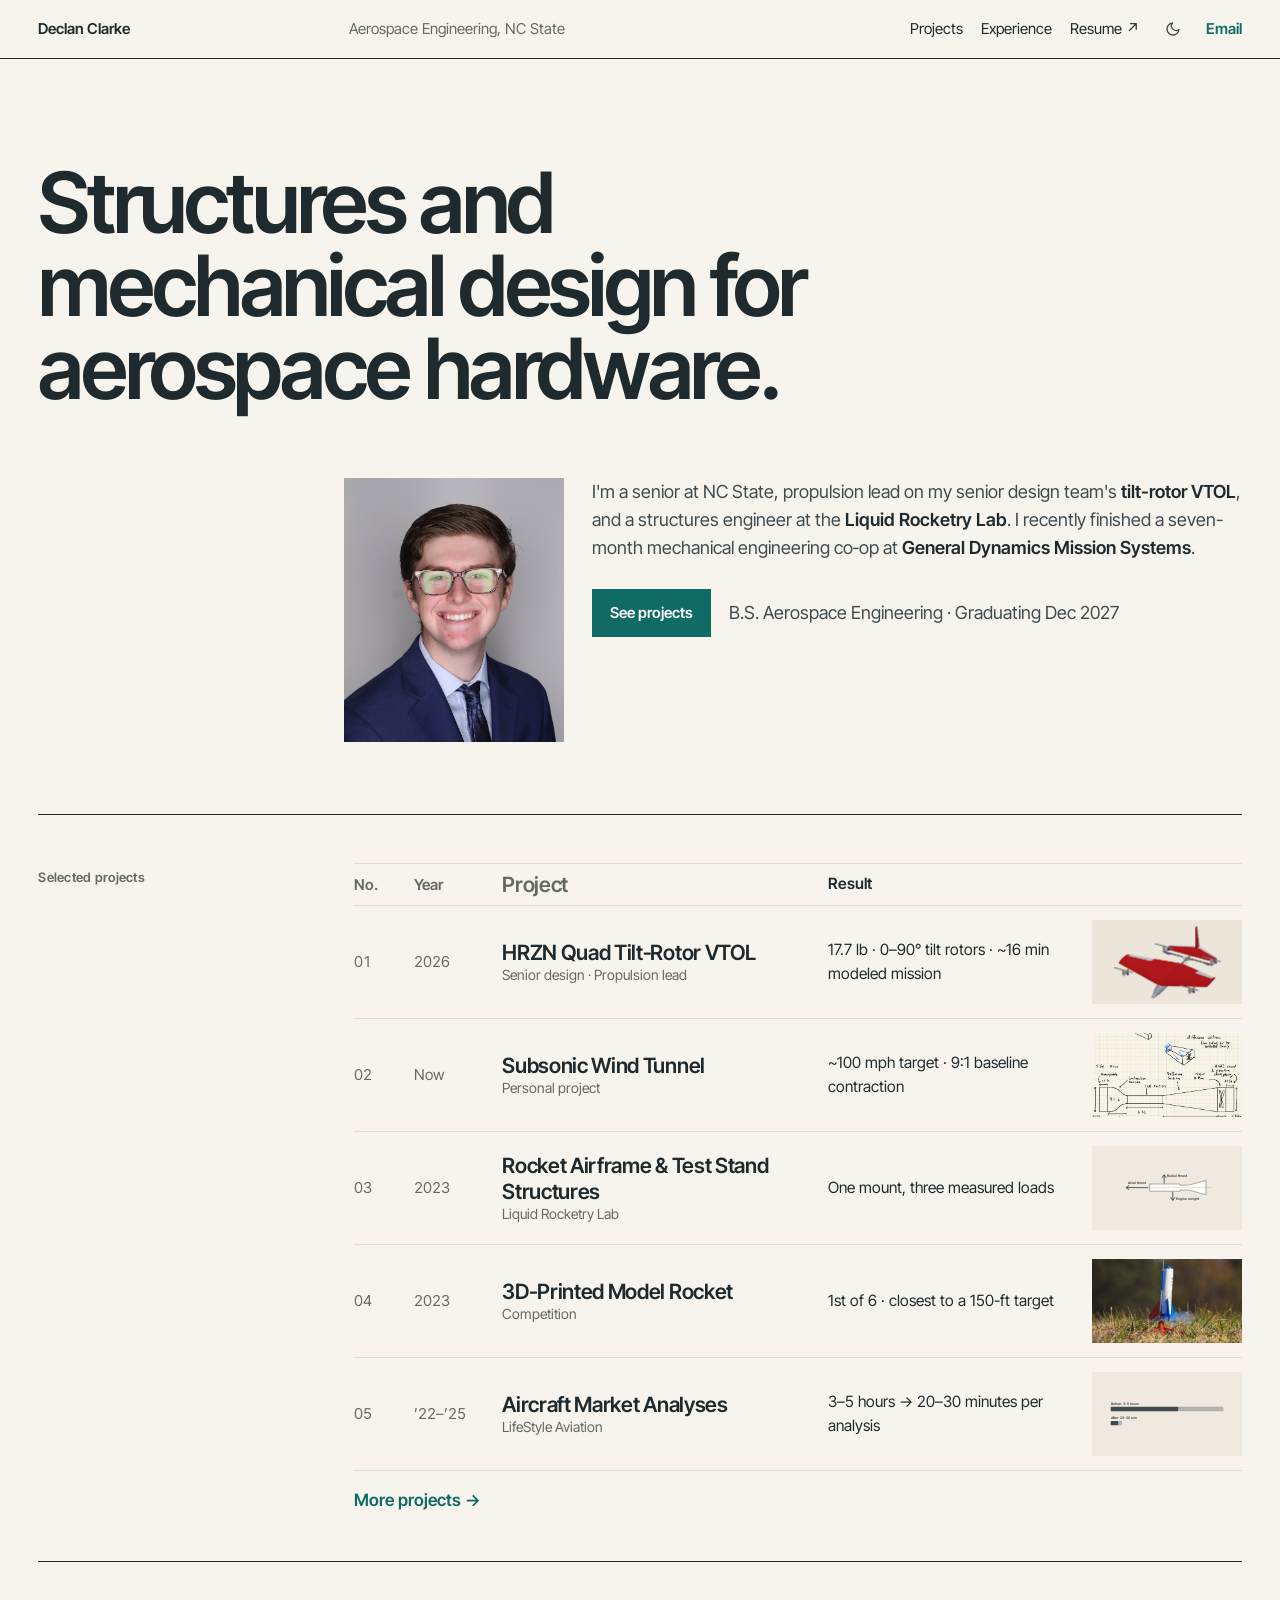
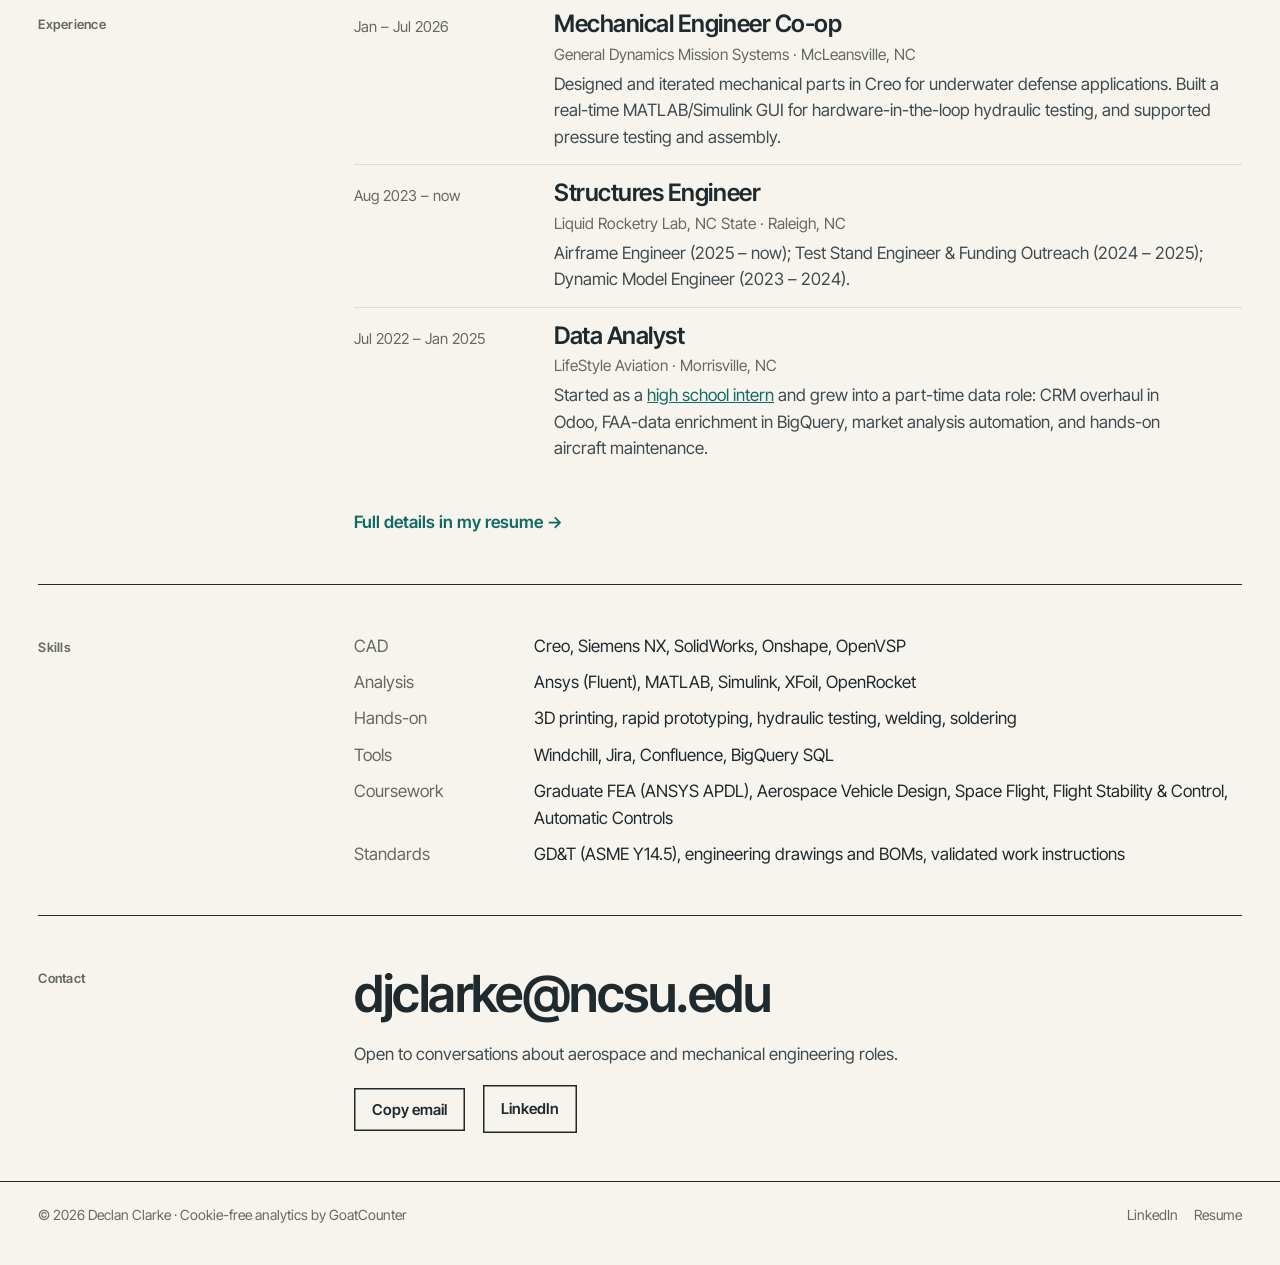
<file: index.html>
<!doctype html>
<html lang="en">
<head>
  <meta charset="utf-8">
  <meta name="viewport" content="width=device-width, initial-scale=1">
  <title>Declan Clarke · Aerospace Engineering, NC State</title>
  <meta name="description" content="Declan Clarke: aerospace engineering senior at NC State (Dec 2027). Former mechanical engineering co-op at General Dynamics Mission Systems; structures engineer at the Liquid Rocketry Lab.">
  <meta property="og:type" content="website">
  <meta property="og:title" content="Declan Clarke · Aerospace Engineering, NC State">
  <meta property="og:description" content="Structures and mechanical design. Previously a mechanical engineering co-op at General Dynamics Mission Systems.">
  <meta property="og:url" content="https://declan-clarke.com/">
  <meta property="og:image" content="https://declan-clarke.com/assets/img/headshot.jpg">
  <link rel="icon" href="assets/img/favicon.svg" type="image/svg+xml">
  <meta name="color-scheme" content="light dark">
  <link rel="preconnect" href="https://fonts.googleapis.com">
  <link rel="preconnect" href="https://fonts.gstatic.com" crossorigin>
  <link href="https://fonts.googleapis.com/css2?family=Inter+Tight:wght@400;500;600;700&display=swap" rel="stylesheet">
  <script src="assets/js/theme.js"></script>
  <link rel="stylesheet" href="assets/css/style.css?v=34">
</head>
<body>
<header class="hd-bar"><div class="hd"><a href="./">Declan Clarke</a><span>Aerospace Engineering, NC State</span><nav aria-label="Main"><a href="#index">Projects</a><a class="hide-sm" href="#experience">Experience</a><a href="assets/files/DeclanClarke_Resume.pdf" target="_blank" rel="noopener" data-goatcounter-click="resume">Resume ↗</a><button class="theme-toggle" type="button" onclick="toggleTheme()" aria-label="Switch between light and dark mode" title="Light / dark"><svg class="moon" viewBox="0 0 24 24" fill="none" stroke="currentColor" stroke-width="2" stroke-linecap="round" stroke-linejoin="round" aria-hidden="true"><path d="M21 12.8A9 9 0 1 1 11.2 3a7 7 0 0 0 9.8 9.8z"/></svg><svg class="sun" viewBox="0 0 24 24" fill="none" stroke="currentColor" stroke-width="2" stroke-linecap="round" aria-hidden="true"><circle cx="12" cy="12" r="4"/><path d="M12 2v2M12 20v2M4.9 4.9l1.4 1.4M17.7 17.7l1.4 1.4M2 12h2M20 12h2M4.9 19.1l1.4-1.4M17.7 6.3l1.4-1.4"/></svg></button><a class="mail" href="mailto:djclarke@ncsu.edu" data-goatcounter-click="email">Email</a></nav></div></header>
<main>
<div class="g">
<section class="hero"><h1>Structures and mechanical design for aerospace hardware.</h1>
  <div class="hero-b"><img src="assets/img/headshot.jpg" alt="Portrait of Declan Clarke" width="875" height="900"><p>I'm a senior at NC State, propulsion lead on my senior design team's <b class="nowrap">tilt-rotor VTOL</b>, and a structures engineer at the <b class="nowrap">Liquid Rocketry Lab</b>. I recently finished a seven-month mechanical engineering <span class="nowrap">co&#8209;op</span> at <b>General Dynamics <span class="nowrap">Mission Systems</span></b>.</p>
  <p class="cta"><a class="btn" href="#index">See projects</a><span>B.S. Aerospace Engineering · Graduating Dec 2027</span></p></div></section>
<section id="index" class="blk"><h2 class="lbl">Selected projects</h2><div><div class="ixs"><div class="ix hd-row" aria-hidden="true"><span class="n">No.</span><span class="y">Year</span><span class="ti">Project</span><span class="rs">Result</span><span class="th"></span></div><a class="ix" href="projects/hrzn-vtol.html"><span class="n">01</span><span class="y">2026</span><span class="ti">HRZN Quad Tilt&#8209;Rotor VTOL<small>Senior design · Propulsion lead</small></span><span class="rs">17.7 lb · 0–90° tilt rotors · ~16 min modeled mission</span><span class="th r" aria-hidden="true"><img src="assets/img/intro/hover.webp" alt="" loading="lazy"></span></a><a class="ix" href="projects/subsonic-wind-tunnel.html"><span class="n">02</span><span class="y">Now</span><span class="ti">Subsonic Wind Tunnel<small>Personal project</small></span><span class="rs">~100 mph target · 9:1 baseline contraction</span><span class="th " aria-hidden="true"><img src="assets/img/projects/portfolio/tunnel-concept.webp" alt="" loading="lazy" style="object-position:center 70%"></span></a><a class="ix" href="projects/liquid-rocketry-lab.html"><span class="n">03</span><span class="y">2023</span><span class="ti">Rocket Airframe &amp; Test Stand Structures<small>Liquid Rocketry Lab</small></span><span class="rs">One mount, three measured loads</span><span class="th dia" aria-hidden="true"><svg viewBox="0 0 900 230" role="img" aria-label="Schematic of the three loads the engine mount measures: axial thrust, radial thrust, and engine weight">
              <path class="d-body" d="M330,90 L540,90 L540,98 L585,98 C620,98 660,78 720,66 L720,164 C660,152 620,132 585,132 L540,132 L540,140 L330,140 Z"/>
              <line class="d-line" x1="300" y1="115" x2="760" y2="115" stroke-dasharray="6 6"/>
              <g class="d-hl"><line x1="318" y1="115" x2="170" y2="115"/><path d="M186,101 L166,115 L186,129"/></g>
              <g class="d-hl"><line x1="430" y1="84" x2="430" y2="30"/><path d="M416,46 L430,26 L444,46"/></g>
              <g class="d-hl"><line x1="490" y1="146" x2="490" y2="200"/><path d="M476,184 L490,204 L504,184"/></g>
              <text class="d-text" x="240" y="88" text-anchor="middle">Axial thrust</text>
              <text class="d-text" x="452" y="44">Radial thrust</text>
              <text class="d-text" x="512" y="200">Engine weight</text>
            </svg></span></a><a class="ix" href="projects/model-rocket.html"><span class="n">04</span><span class="y">2023</span><span class="ti">3D-Printed Model Rocket<small>Competition</small></span><span class="rs">1st of 6 · closest to a 150-ft target</span><span class="th " aria-hidden="true"><img src="assets/img/projects/portfolio/rocket-launch.webp" alt="" loading="lazy" style="object-position:center 56%"></span></a><a class="ix" href="projects/aircraft-market-data.html"><span class="n">05</span><span class="y">’22–’25</span><span class="ti">Aircraft Market Analyses<small>LifeStyle Aviation</small></span><span class="rs">3–5 hours → 20–30 minutes per analysis</span><span class="th dia" aria-hidden="true"><svg viewBox="0 0 900 230" role="img" aria-label="Time per market analysis: 3 to 5 hours before automation, 20 to 30 minutes after">
              <text class="d-text" x="60" y="54">Before: 3–5 hours</text>
              <rect class="bar" x="60" y="68" width="468" height="30" rx="4"/>
              <rect class="bar-range" x="528" y="68" width="312" height="30" rx="4"/>
              <text class="d-text" x="60" y="152">After: 20–30 min</text>
              <rect class="bar" x="60" y="166" width="52" height="30" rx="4"/>
              <rect class="bar-range" x="112" y="166" width="26" height="30" rx="4"/>
            </svg></span></a></div><a class="ix-more" href="more-projects.html">More projects →</a></div></section>
<section id="experience" class="blk"><h2 class="lbl">Experience</h2><div class="cv"><div class="cvr"><span class="y">Jan – Jul 2026</span><div><h3>Mechanical Engineer Co-op</h3><p class="org-l">General Dynamics Mission Systems · McLeansville, NC</p><p>Designed and iterated mechanical parts in Creo for underwater defense applications. Built a real-time MATLAB/Simulink GUI for hardware-in-the-loop hydraulic testing, and supported pressure testing and assembly.</p></div></div><div class="cvr"><span class="y">Aug 2023 – now</span><div><h3>Structures Engineer</h3><p class="org-l">Liquid Rocketry Lab, NC State · Raleigh, NC</p><p>Airframe Engineer (2025 – now); Test Stand Engineer &amp; Funding Outreach (2024 – 2025); Dynamic Model Engineer (2023 – 2024).</p></div></div><div class="cvr"><span class="y">Jul 2022 – Jan 2025</span><div><h3>Data Analyst</h3><p class="org-l">LifeStyle Aviation · Morrisville, NC</p><p>Started as a <a href="projects/lifestyle-internship.html">high school intern</a> and grew into a part-time data role: CRM overhaul in Odoo, FAA-data enrichment in BigQuery, market analysis automation, and hands-on aircraft maintenance.</p></div></div><p class="cv-note"><a class="ix-more" href="assets/files/DeclanClarke_Resume.pdf" target="_blank" rel="noopener" data-goatcounter-click="resume">Full details in my resume →</a></p></div></section>
<section id="skills" class="blk"><h2 class="lbl">Skills</h2><dl class="sk"><dt>CAD</dt><dd>Creo, Siemens NX, SolidWorks, Onshape, OpenVSP</dd><dt>Analysis</dt><dd>Ansys (Fluent), MATLAB, Simulink, XFoil, OpenRocket</dd><dt>Hands-on</dt><dd>3D printing, rapid prototyping, hydraulic testing, welding, soldering</dd><dt>Tools</dt><dd>Windchill, Jira, Confluence, BigQuery SQL</dd><dt>Coursework</dt><dd>Graduate FEA (ANSYS APDL), Aerospace Vehicle Design, Space Flight, Flight Stability &amp; Control, Automatic Controls</dd><dt>Standards</dt><dd>GD&amp;T (ASME Y14.5), engineering drawings and BOMs, validated work instructions</dd></dl></section>
<section id="contact" class="blk end"><h2 class="lbl">Contact</h2><div><p class="big"><a href="mailto:djclarke@ncsu.edu" data-goatcounter-click="email">djclarke@ncsu.edu</a></p>
  <p class="contact-note">Open to conversations about aerospace and mechanical engineering roles.</p>
  <p class="cta" style="margin:0"><button class="btn line" type="button" data-copy="djclarke@ncsu.edu" data-goatcounter-click="copy-email">Copy email</button><a class="btn line" href="https://www.linkedin.com/in/declan-clarke" target="_blank" rel="noopener" data-goatcounter-click="linkedin">LinkedIn</a></p></div></section>
</div>
</main>
<footer class="foot"><div class="g"><span>© 2026 Declan Clarke · Cookie-free analytics by GoatCounter</span><span><a href="https://www.linkedin.com/in/declan-clarke" target="_blank" rel="noopener" data-goatcounter-click="linkedin">LinkedIn</a><a href="assets/files/DeclanClarke_Resume.pdf" target="_blank" rel="noopener" data-goatcounter-click="resume">Resume</a></span></div></footer>
<script src="assets/js/site.js" defer></script>
<script data-goatcounter="https://declanclarke.goatcounter.com/count" async src="https://gc.zgo.at/count.js"></script>
</body>
</html>
</file>
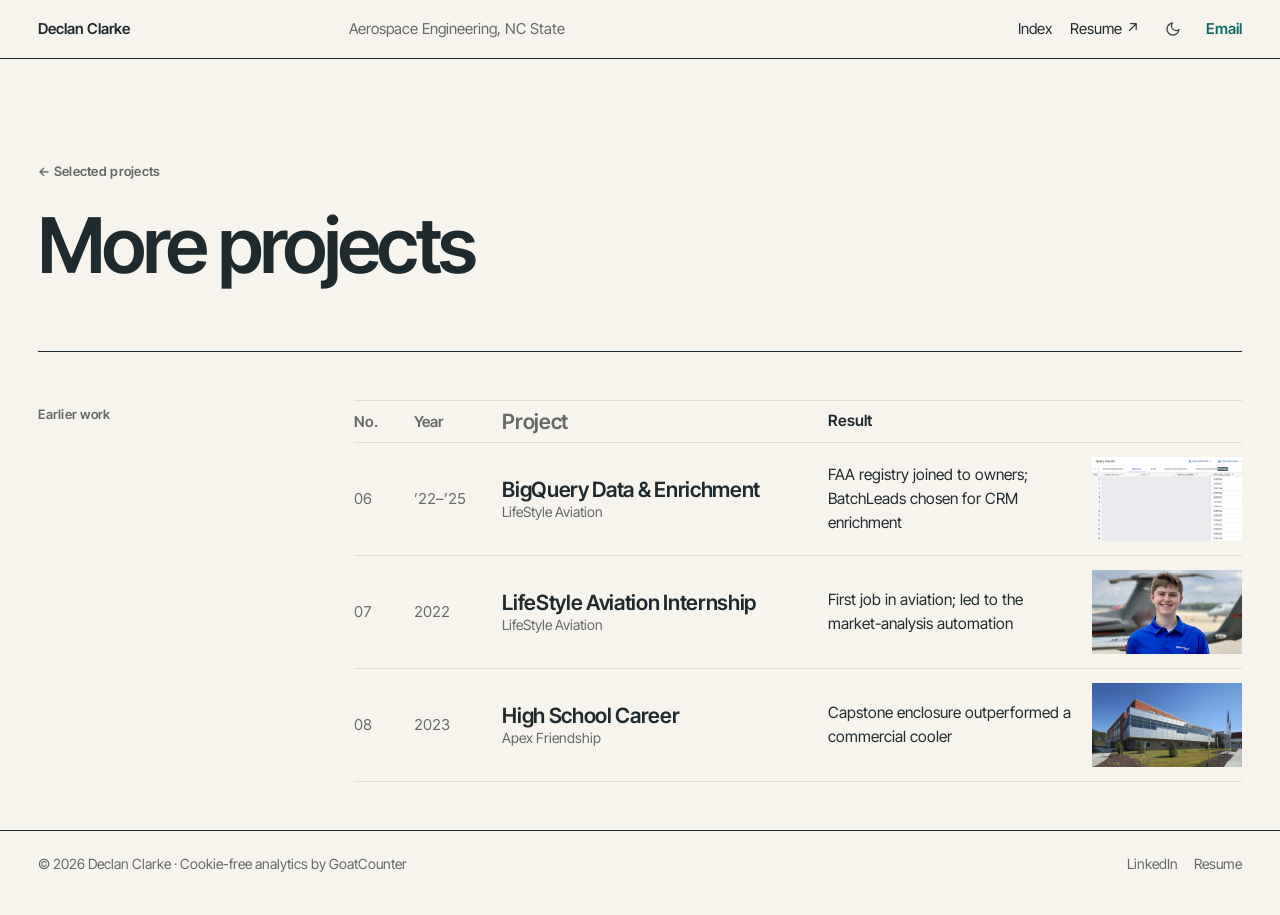
<file: more-projects.html>
<!doctype html>
<html lang="en">
<head>
  <meta charset="utf-8">
  <meta name="viewport" content="width=device-width, initial-scale=1">
  <title>More Projects · Declan Clarke</title>
  <meta name="description" content="Additional projects and early engineering experience from Declan Clarke.">
  <meta property="og:type" content="website">
  <meta property="og:title" content="More Projects · Declan Clarke">
  <meta property="og:description" content="Additional projects and early engineering experience from Declan Clarke.">
  <meta property="og:url" content="https://declan-clarke.com/more-projects.html">
  <meta property="og:image" content="https://declan-clarke.com/assets/img/headshot.jpg">
  <link rel="icon" href="assets/img/favicon.svg" type="image/svg+xml">
  <meta name="color-scheme" content="light dark">
  <link rel="preconnect" href="https://fonts.googleapis.com">
  <link rel="preconnect" href="https://fonts.gstatic.com" crossorigin>
  <link href="https://fonts.googleapis.com/css2?family=Inter+Tight:wght@400;500;600;700&display=swap" rel="stylesheet">
  <script src="assets/js/theme.js"></script>
  <link rel="stylesheet" href="assets/css/style.css?v=34">
</head>
<body>
<header class="hd-bar"><div class="hd"><a href="./">Declan Clarke</a><span>Aerospace Engineering, NC State</span><nav aria-label="Main"><a href="#index">Index</a><a href="assets/files/DeclanClarke_Resume.pdf" target="_blank" rel="noopener" data-goatcounter-click="resume">Resume ↗</a><button class="theme-toggle" type="button" onclick="toggleTheme()" aria-label="Switch between light and dark mode" title="Light / dark"><svg class="moon" viewBox="0 0 24 24" fill="none" stroke="currentColor" stroke-width="2" stroke-linecap="round" stroke-linejoin="round" aria-hidden="true"><path d="M21 12.8A9 9 0 1 1 11.2 3a7 7 0 0 0 9.8 9.8z"/></svg><svg class="sun" viewBox="0 0 24 24" fill="none" stroke="currentColor" stroke-width="2" stroke-linecap="round" aria-hidden="true"><circle cx="12" cy="12" r="4"/><path d="M12 2v2M12 20v2M4.9 4.9l1.4 1.4M17.7 17.7l1.4 1.4M2 12h2M20 12h2M4.9 19.1l1.4-1.4M17.7 6.3l1.4-1.4"/></svg></button><a class="mail" href="mailto:djclarke@ncsu.edu" data-goatcounter-click="email">Email</a></nav></div></header>
<main>
<div class="g">
<section class="hero p"><p class="lbl"><a href="./#index">← Selected projects</a></p><h1>More projects</h1></section>
<section class="blk end"><h2 class="lbl">Earlier work</h2><div class="ixs"><div class="ix hd-row" aria-hidden="true"><span class="n">No.</span><span class="y">Year</span><span class="ti">Project</span><span class="rs">Result</span><span class="th"></span></div><a class="ix" href="projects/aircraft-owner-data.html"><span class="n">06</span><span class="y">’22–’25</span><span class="ti">BigQuery Data &amp; Enrichment<small>LifeStyle Aviation</small></span><span class="rs">FAA registry joined to owners; BatchLeads chosen for CRM enrichment</span><span class="th " aria-hidden="true"><img src="assets/img/projects/portfolio/bigquery-query-results.webp" alt="" loading="lazy" style="object-position:left top"></span></a><a class="ix" href="projects/lifestyle-internship.html"><span class="n">07</span><span class="y">2022</span><span class="ti">LifeStyle Aviation Internship<small>LifeStyle Aviation</small></span><span class="rs">First job in aviation; led to the market-analysis automation</span><span class="th " aria-hidden="true"><img src="assets/img/projects/portfolio/internship-portrait.webp" alt="" loading="lazy" style="object-position:center 30%"></span></a><a class="ix" href="projects/apex-friendship.html"><span class="n">08</span><span class="y">2023</span><span class="ti">High School Career<small>Apex Friendship</small></span><span class="rs">Capstone enclosure outperformed a commercial cooler</span><span class="th " aria-hidden="true"><img src="assets/img/projects/portfolio/school-campus.webp" alt="" loading="lazy"></span></a></div></section>
</div>
</main>
<footer class="foot"><div class="g"><span>© 2026 Declan Clarke · Cookie-free analytics by GoatCounter</span><span><a href="https://www.linkedin.com/in/declan-clarke" target="_blank" rel="noopener" data-goatcounter-click="linkedin">LinkedIn</a><a href="assets/files/DeclanClarke_Resume.pdf" target="_blank" rel="noopener" data-goatcounter-click="resume">Resume</a></span></div></footer>
<script data-goatcounter="https://declanclarke.goatcounter.com/count" async src="https://gc.zgo.at/count.js"></script>
</body>
</html>
</file>
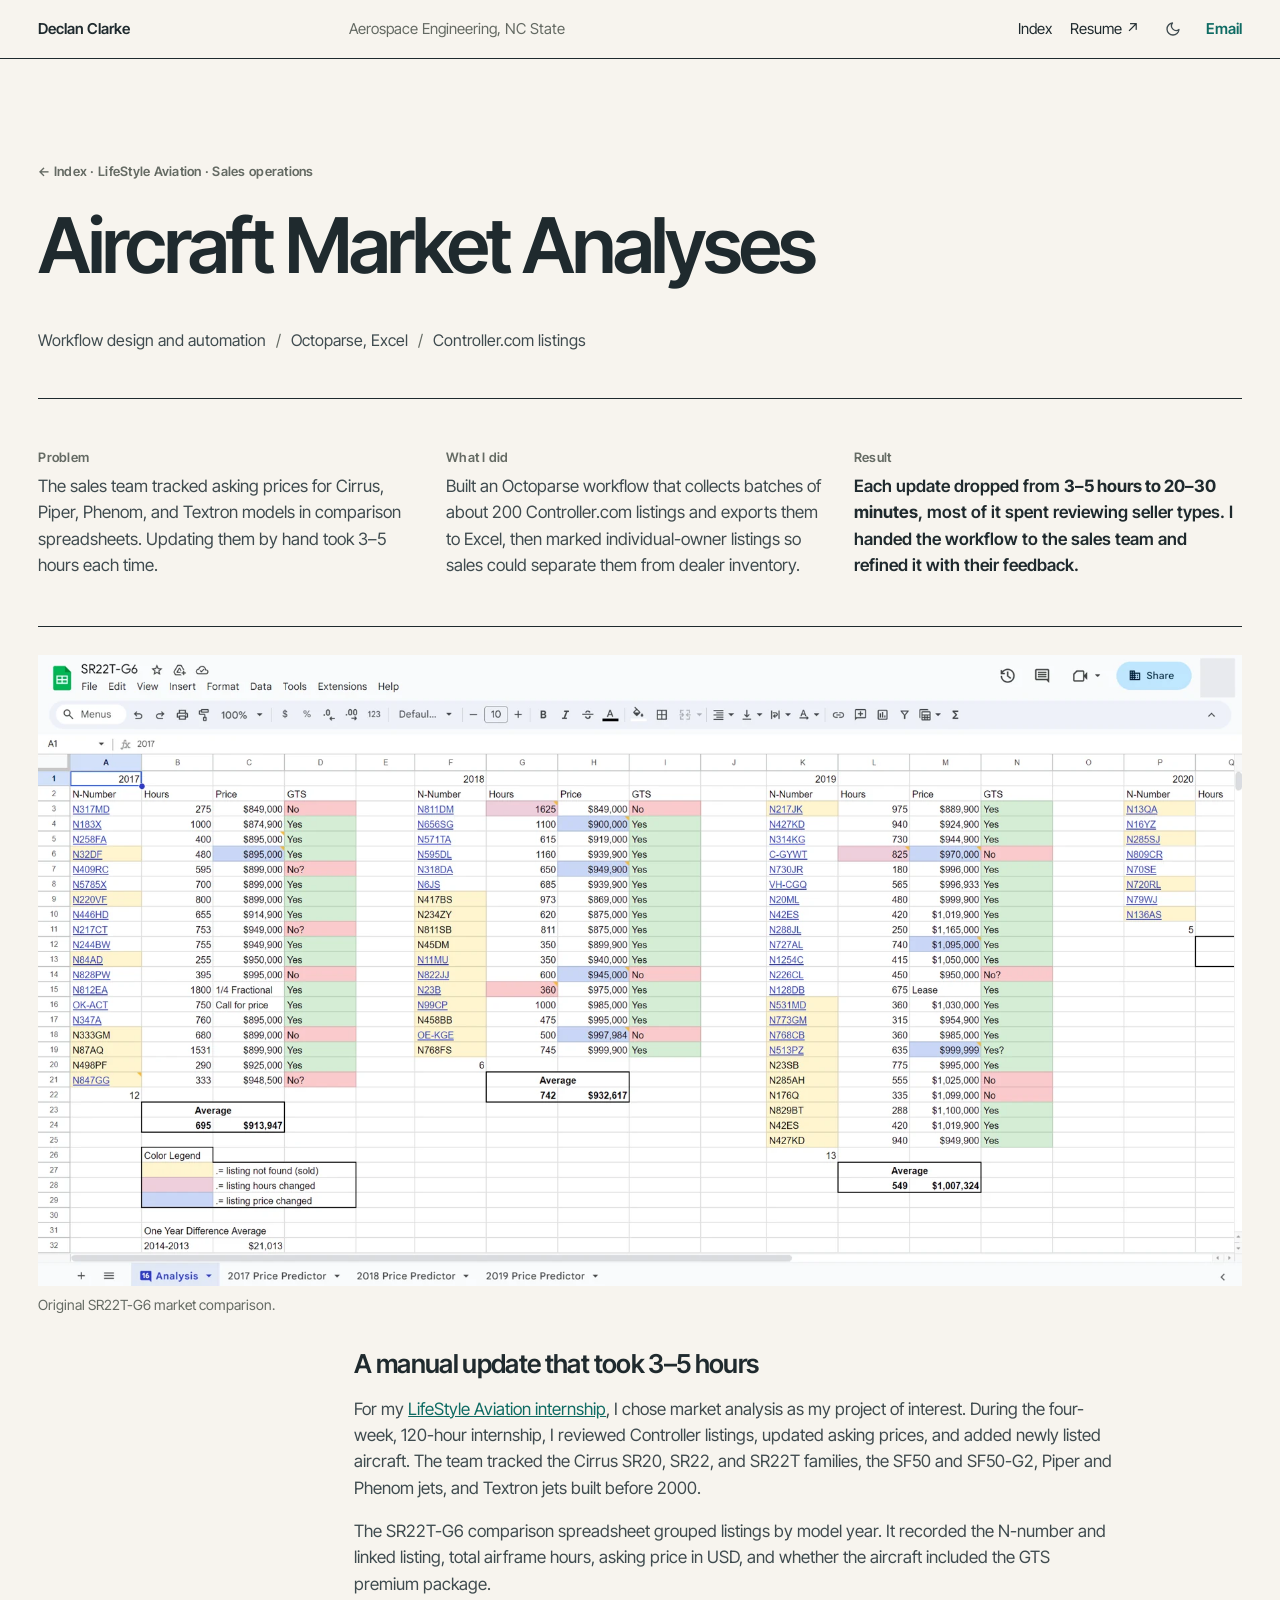
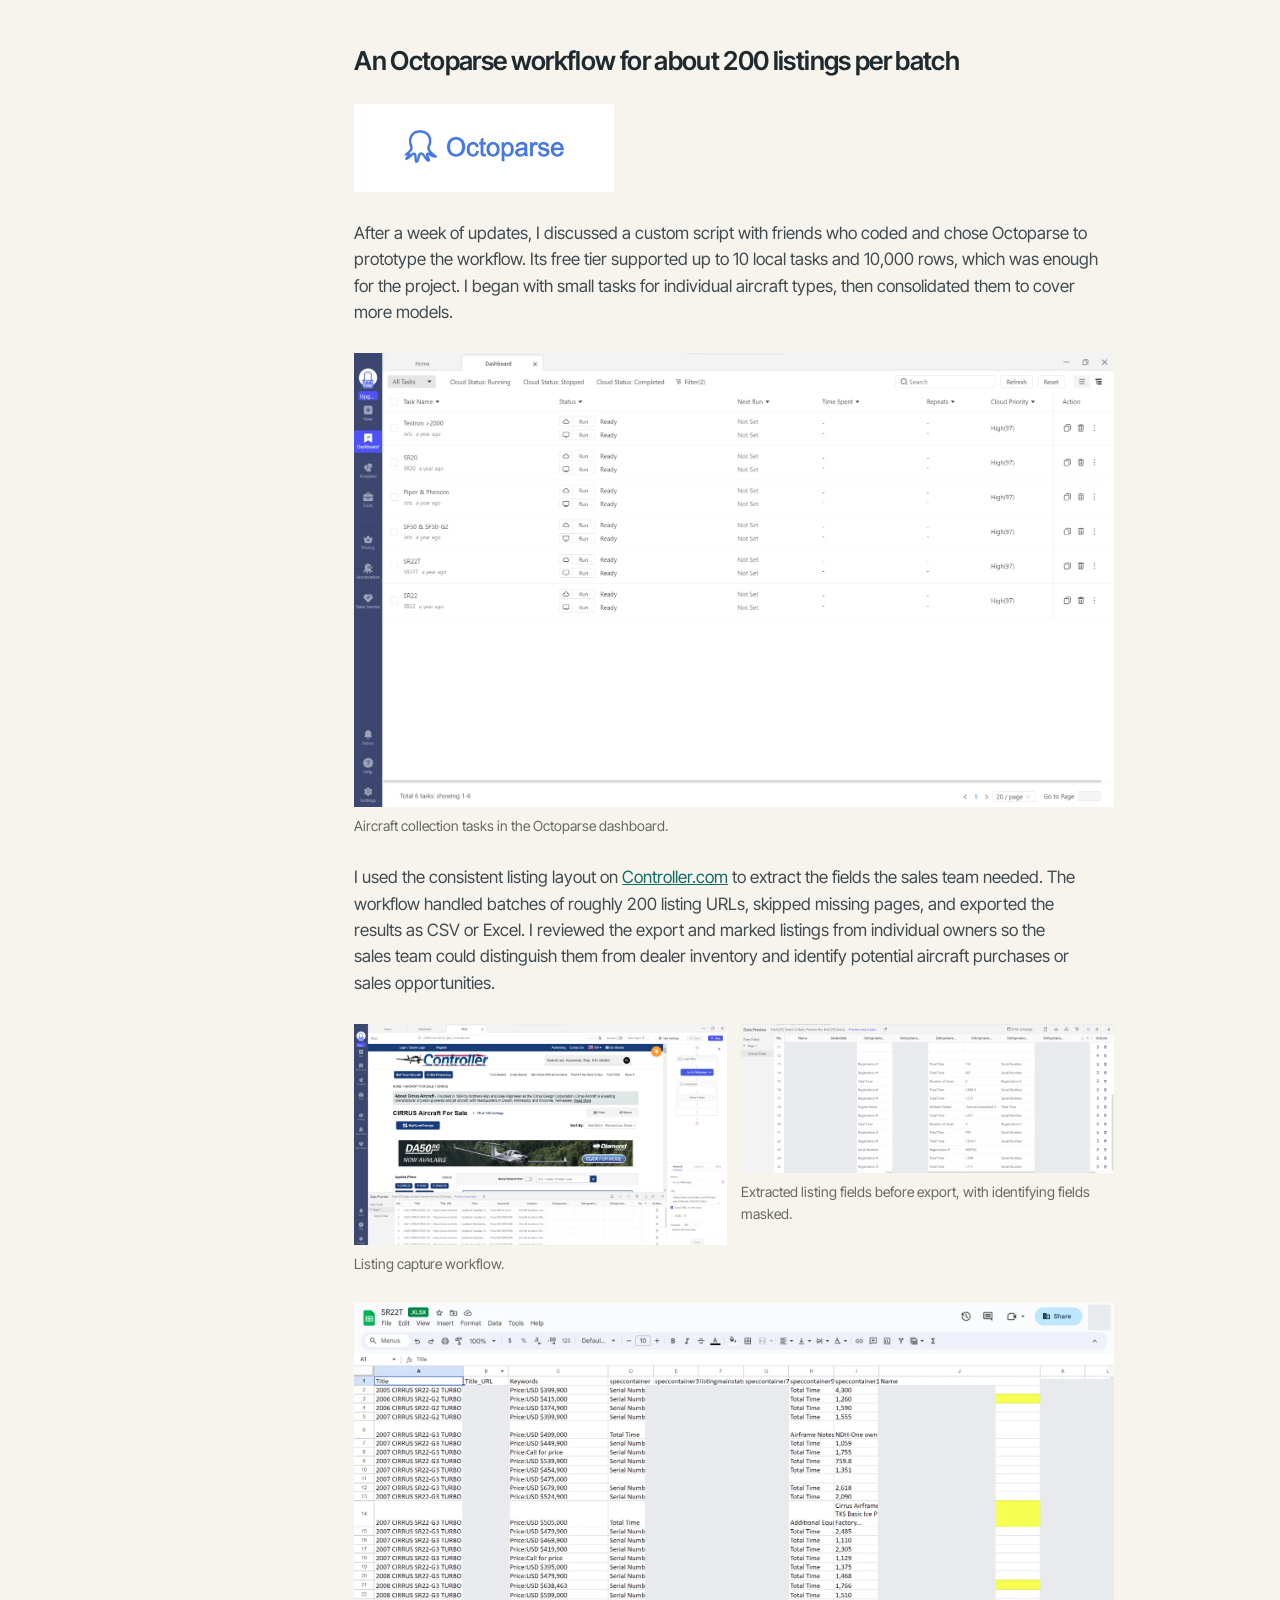
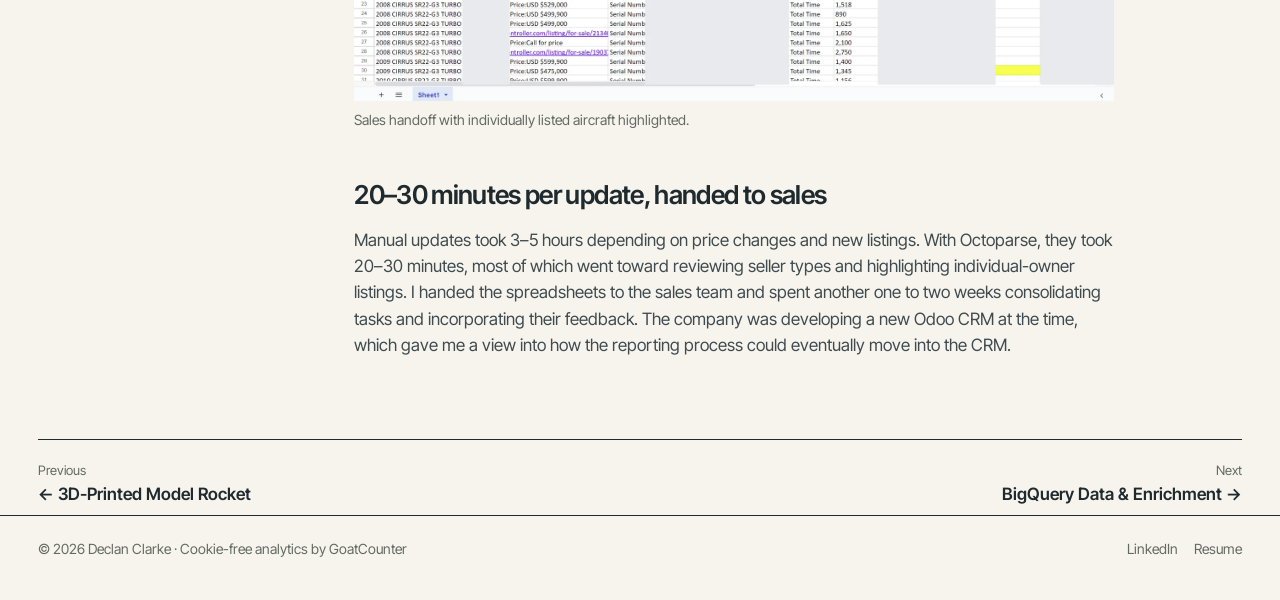
<file: projects/aircraft-market-data.html>
<!doctype html>
<html lang="en">
<head>
  <meta charset="utf-8">
  <meta name="viewport" content="width=device-width, initial-scale=1">
  <title>Aircraft Market Analyses · Declan Clarke</title>
  <meta name="description" content="I automated aircraft listing collection and reduced the work time for a market analysis from 3–5 hours to 20–30 minutes.">
  <meta property="og:title" content="Aircraft Market Analyses · Declan Clarke">
  <meta property="og:description" content="I automated aircraft listing collection and reduced the work time for a market analysis from 3–5 hours to 20–30 minutes.">
  <meta property="og:image" content="https://declan-clarke.com/assets/img/projects/portfolio/market-logo.webp">
  <link rel="icon" href="../assets/img/favicon.svg" type="image/svg+xml">
  <meta name="color-scheme" content="light dark">
  <link rel="preconnect" href="https://fonts.googleapis.com">
  <link rel="preconnect" href="https://fonts.gstatic.com" crossorigin>
  <link href="https://fonts.googleapis.com/css2?family=Inter+Tight:wght@400;500;600;700&display=swap" rel="stylesheet">
  <script src="../assets/js/theme.js"></script>
  <link rel="stylesheet" href="../assets/css/style.css?v=34">
</head>
<body>
<header class="hd-bar"><div class="hd"><a href="../">Declan Clarke</a><span>Aerospace Engineering, NC State</span><nav aria-label="Main"><a href="../#index">Index</a><a href="../assets/files/DeclanClarke_Resume.pdf" target="_blank" rel="noopener" data-goatcounter-click="resume">Resume ↗</a><button class="theme-toggle" type="button" onclick="toggleTheme()" aria-label="Switch between light and dark mode" title="Light / dark"><svg class="moon" viewBox="0 0 24 24" fill="none" stroke="currentColor" stroke-width="2" stroke-linecap="round" stroke-linejoin="round" aria-hidden="true"><path d="M21 12.8A9 9 0 1 1 11.2 3a7 7 0 0 0 9.8 9.8z"/></svg><svg class="sun" viewBox="0 0 24 24" fill="none" stroke="currentColor" stroke-width="2" stroke-linecap="round" aria-hidden="true"><circle cx="12" cy="12" r="4"/><path d="M12 2v2M12 20v2M4.9 4.9l1.4 1.4M17.7 17.7l1.4 1.4M2 12h2M20 12h2M4.9 19.1l1.4-1.4M17.7 6.3l1.4-1.4"/></svg></button><a class="mail" href="mailto:djclarke@ncsu.edu" data-goatcounter-click="email">Email</a></nav></div></header>
<main>
<div class="g">
<section class="hero p"><p class="lbl"><a href="../#index">← Index</a> · LifeStyle Aviation · Sales operations</p><h1>Aircraft Market Analyses</h1>
  <ul class="meta" aria-label="Project details"><li>Workflow design and automation</li><li>Octoparse, Excel</li><li>Controller.com listings</li></ul></section>
<section class="blk sum" aria-label="Summary"><div><h2 class="lbl">Problem</h2><p>The sales team tracked asking prices for Cirrus, Piper, Phenom, and Textron models in comparison spreadsheets. Updating them by hand took 3–5 hours each time.</p></div><div><h2 class="lbl">What I did</h2><p>Built an Octoparse workflow that collects batches of about 200 Controller.com listings and exports them to Excel, then marked individual-owner listings so sales could separate them from dealer inventory.</p></div><div class="res"><h2 class="lbl">Result</h2><p>Each update dropped from <b>3–5 hours to 20–30 minutes</b>, most of it spent reviewing seller types. I handed the workflow to the sales team and refined it with their feedback.</p></div></section>
<figure class="lead"><div class="lead-art"><a href="../assets/img/projects/portfolio/market-comparison.webp" target="_blank" rel="noopener" aria-label="Open full-size image. SR22T-G6 market comparison spreadsheet organized by model year"><img src="../assets/img/projects/portfolio/market-comparison.webp" alt="SR22T-G6 market comparison spreadsheet organized by model year" width="1800" height="943" decoding="async"></a></div><figcaption>Original SR22T-G6 market comparison.</figcaption></figure>
<div class="body"><article class="prose">
<h2>A manual update that took 3–5 hours</h2>
    <p>For my <a href="lifestyle-internship.html">LifeStyle Aviation internship</a>, I chose market analysis as my project of interest. During the four-week, 120-hour internship, I reviewed Controller listings, updated asking prices, and added newly listed aircraft. The team tracked the Cirrus SR20, SR22, and SR22T families, the SF50 and SF50-G2, Piper and Phenom jets, and Textron jets built before 2000.</p>
    <p>The SR22T-G6 comparison spreadsheet grouped listings by model year. It recorded the N-number and linked listing, total airframe hours, asking price in USD, and whether the aircraft included the GTS premium package.</p>


    <h2>An Octoparse workflow for about 200 listings per batch</h2>
    <figure><img src="../assets/img/projects/portfolio/market-logo.webp" alt="Octoparse" width="260" loading="lazy" decoding="async"></figure>
    <p>After a week of updates, I discussed a custom script with friends who coded and chose Octoparse to prototype the workflow. Its free tier supported up to 10 local tasks and 10,000 rows, which was enough for the project. I began with small tasks for individual aircraft types, then consolidated them to cover more models.</p>
    <figure><a href="../assets/img/projects/portfolio/market-tasks.webp" target="_blank" rel="noopener" aria-label="Open full-size image. Octoparse dashboard listing aircraft market-collection tasks"><img src="../assets/img/projects/portfolio/market-tasks.webp" alt="Octoparse dashboard listing aircraft market-collection tasks" width="1800" height="1073" loading="lazy" decoding="async"></a><figcaption>Aircraft collection tasks in the Octoparse dashboard.</figcaption></figure>
    <p>I used the consistent listing layout on <a href="https://www.controller.com/">Controller.com</a> to extract the fields the sales team needed. The workflow handled batches of roughly 200 listing URLs, skipped missing pages, and exported the results as CSV or Excel. I reviewed the export and marked listings from individual owners so the sales team could distinguish them from dealer inventory and identify potential aircraft purchases or sales opportunities.</p>
    <div class="duo">
      <figure><a href="../assets/img/projects/portfolio/market-scraper.webp" target="_blank" rel="noopener" aria-label="Open full-size image. Controller.com listing page with the Octoparse extraction interface"><img src="../assets/img/projects/portfolio/market-scraper.webp" alt="Controller.com listing page with the Octoparse extraction interface" width="1800" height="1067" loading="lazy" decoding="async"></a><figcaption>Listing capture workflow.</figcaption></figure>
      <figure><a href="../assets/img/projects/portfolio/market-preview.webp" target="_blank" rel="noopener" aria-label="Open full-size image. Tabular preview of aircraft listing fields in Octoparse"><img src="../assets/img/projects/portfolio/market-preview.webp" alt="Tabular preview of aircraft listing fields in Octoparse" width="1800" height="721" loading="lazy" decoding="async"></a><figcaption>Extracted listing fields before export, with identifying fields masked.</figcaption></figure>
    </div>
    <figure><a href="../assets/img/projects/portfolio/market-export.webp" target="_blank" rel="noopener" aria-label="Open full-size image. Spreadsheet export with highlighted listings and identifying fields covered"><img src="../assets/img/projects/portfolio/market-export.webp" alt="Spreadsheet export with highlighted listings and identifying fields covered" width="1800" height="943" loading="lazy" decoding="async"></a><figcaption>Sales handoff with individually listed aircraft highlighted.</figcaption></figure>

    <h2>20–30 minutes per update, handed to sales</h2>
    <p>Manual updates took 3–5 hours depending on price changes and new listings. With Octoparse, they took 20–30 minutes, most of which went toward reviewing seller types and highlighting individual-owner listings. I handed the spreadsheets to the sales team and spent another one to two weeks consolidating tasks and incorporating their feedback. The company was developing a new Odoo CRM at the time, which gave me a view into how the reporting process could eventually move into the CRM.</p>
</article></div>
<nav class="pager" aria-label="More projects"><a href="model-rocket.html"><small>Previous</small><span>← 3D-Printed Model Rocket</span></a><a class="next" href="aircraft-owner-data.html"><small>Next</small><span>BigQuery Data &amp; Enrichment →</span></a></nav>
</div>
</main>
<footer class="foot"><div class="g"><span>© 2026 Declan Clarke · Cookie-free analytics by GoatCounter</span><span><a href="https://www.linkedin.com/in/declan-clarke" target="_blank" rel="noopener" data-goatcounter-click="linkedin">LinkedIn</a><a href="../assets/files/DeclanClarke_Resume.pdf" target="_blank" rel="noopener" data-goatcounter-click="resume">Resume</a></span></div></footer>
<script src="../assets/js/lightbox.js" defer></script>
<script data-goatcounter="https://declanclarke.goatcounter.com/count" async src="https://gc.zgo.at/count.js"></script>
</body>
</html>
</file>
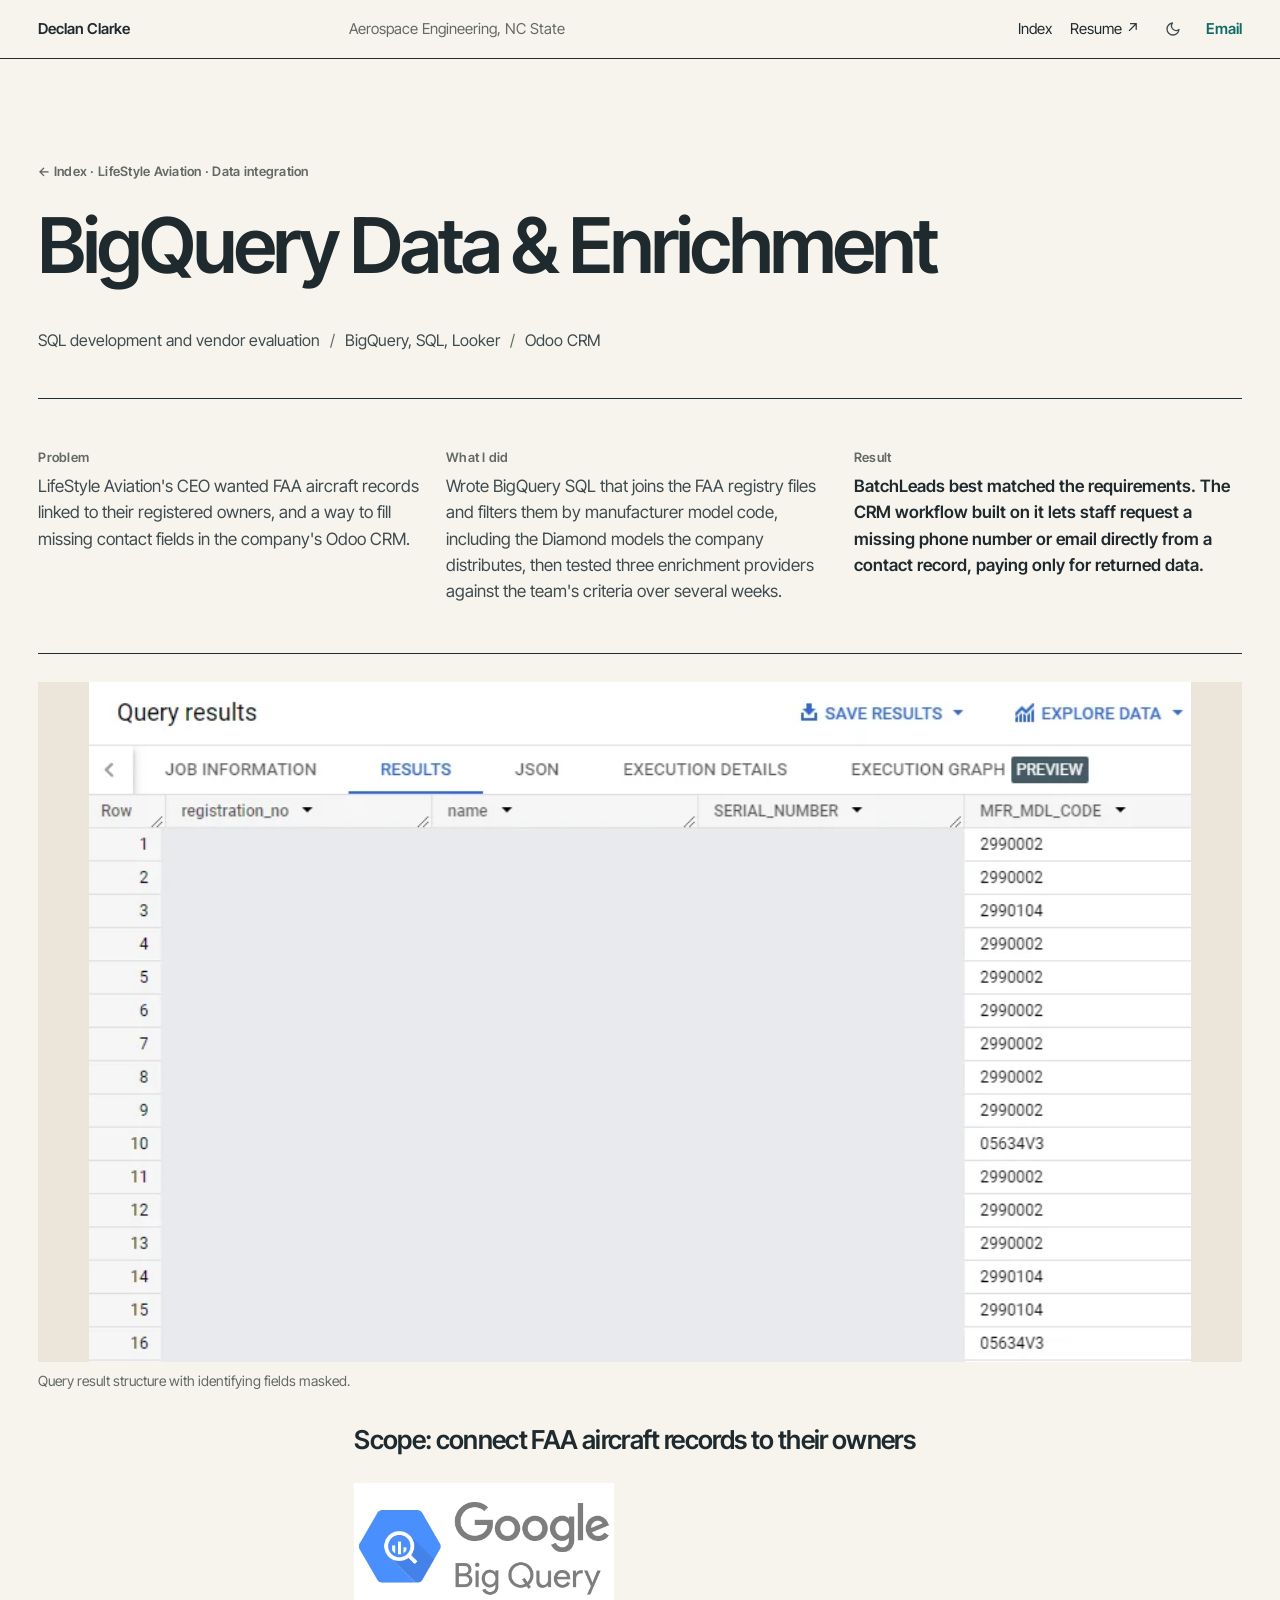
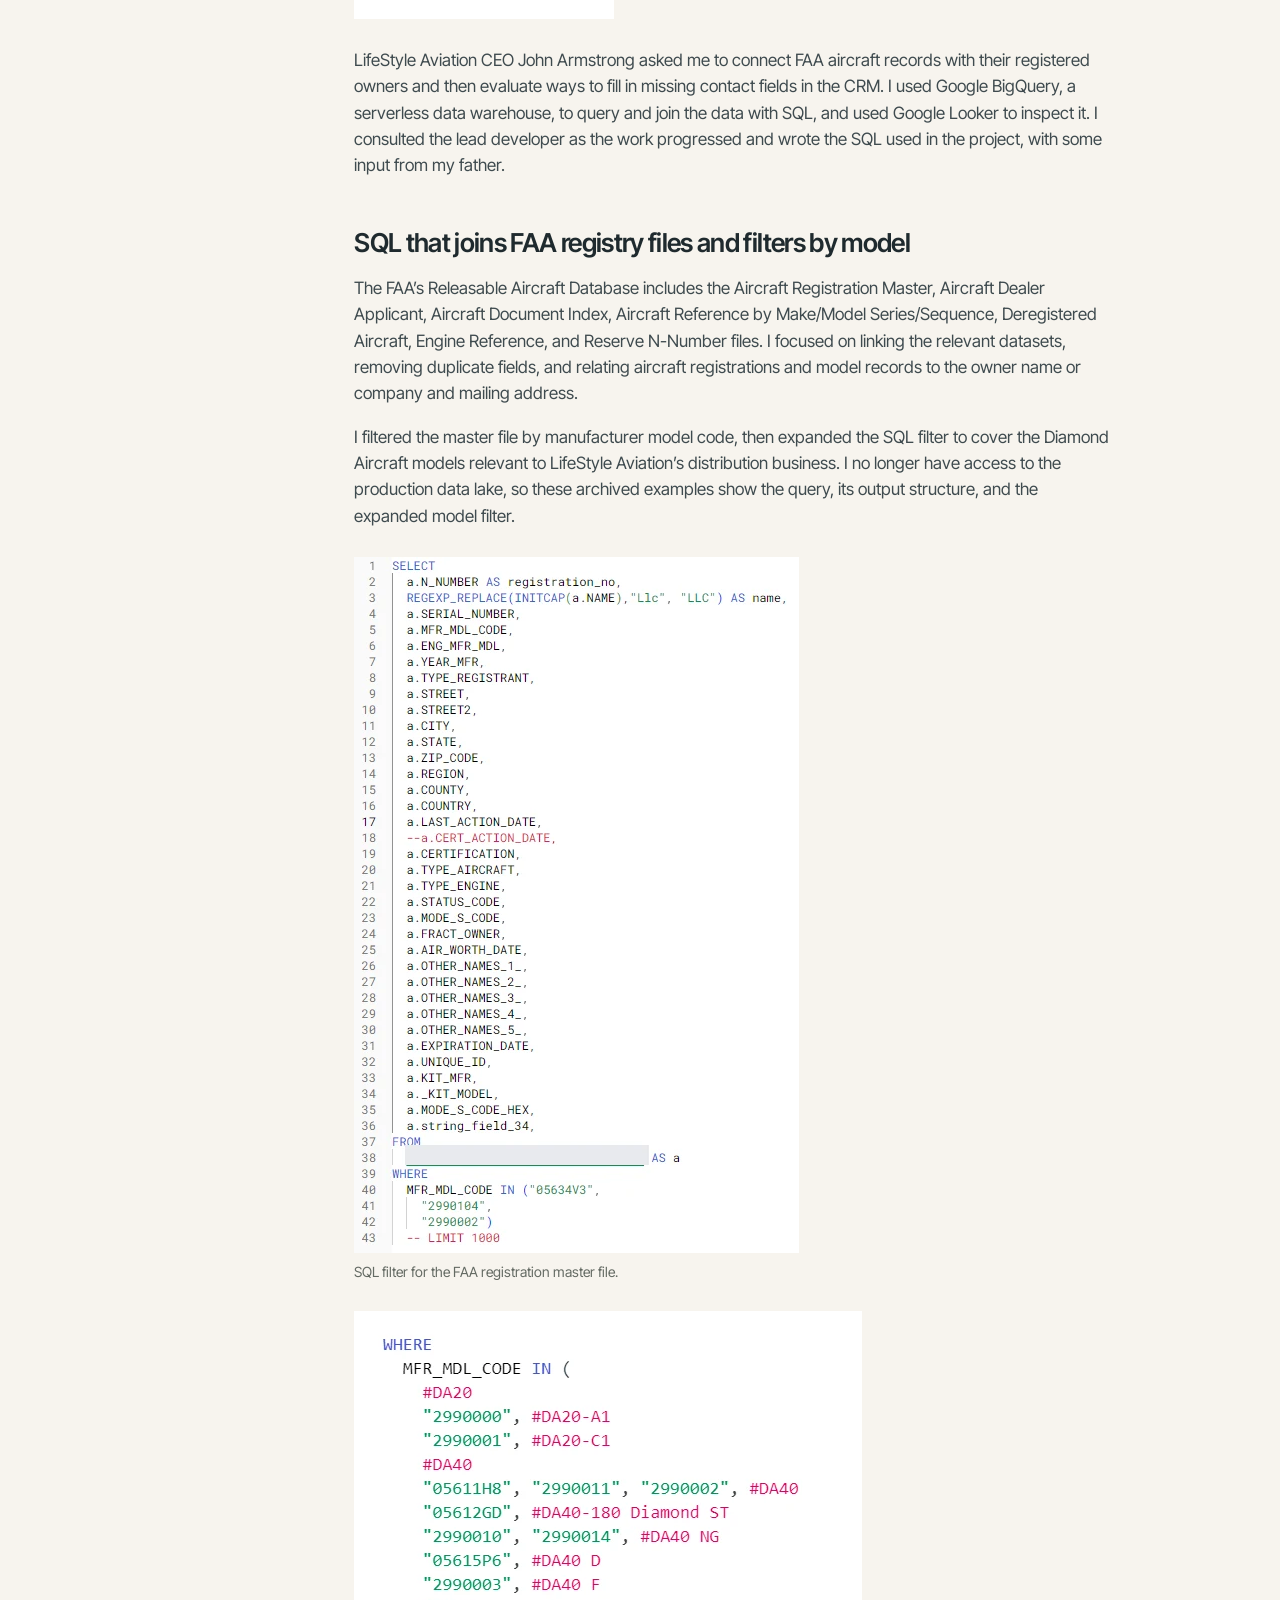
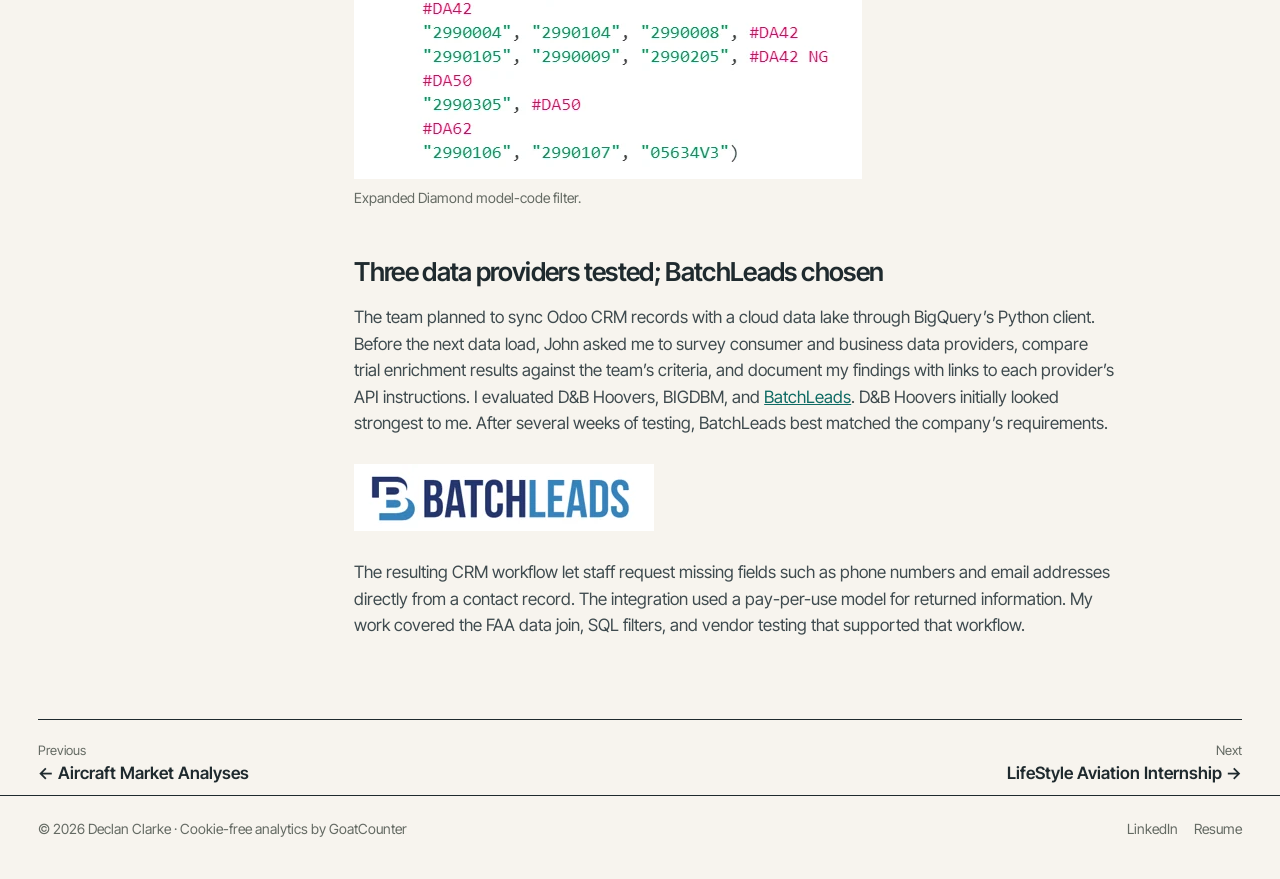
<file: projects/aircraft-owner-data.html>
<!doctype html>
<html lang="en">
<head>
  <meta charset="utf-8">
  <meta name="viewport" content="width=device-width, initial-scale=1">
  <title>BigQuery Data &amp; Enrichment · Declan Clarke</title>
  <meta name="description" content="I wrote BigQuery SQL to connect FAA aircraft and owner records, then evaluated enrichment providers for LifeStyle Aviation’s Odoo CRM.">
  <meta property="og:title" content="BigQuery Data &amp; Enrichment · Declan Clarke">
  <meta property="og:description" content="I wrote BigQuery SQL to connect FAA aircraft and owner records, then evaluated enrichment providers for LifeStyle Aviation’s Odoo CRM.">
  <meta property="og:image" content="https://declan-clarke.com/assets/img/projects/portfolio/bigquery-logo.webp">
  <link rel="icon" href="../assets/img/favicon.svg" type="image/svg+xml">
  <meta name="color-scheme" content="light dark">
  <link rel="preconnect" href="https://fonts.googleapis.com">
  <link rel="preconnect" href="https://fonts.gstatic.com" crossorigin>
  <link href="https://fonts.googleapis.com/css2?family=Inter+Tight:wght@400;500;600;700&display=swap" rel="stylesheet">
  <script src="../assets/js/theme.js"></script>
  <link rel="stylesheet" href="../assets/css/style.css?v=34">
</head>
<body>
<header class="hd-bar"><div class="hd"><a href="../">Declan Clarke</a><span>Aerospace Engineering, NC State</span><nav aria-label="Main"><a href="../#index">Index</a><a href="../assets/files/DeclanClarke_Resume.pdf" target="_blank" rel="noopener" data-goatcounter-click="resume">Resume ↗</a><button class="theme-toggle" type="button" onclick="toggleTheme()" aria-label="Switch between light and dark mode" title="Light / dark"><svg class="moon" viewBox="0 0 24 24" fill="none" stroke="currentColor" stroke-width="2" stroke-linecap="round" stroke-linejoin="round" aria-hidden="true"><path d="M21 12.8A9 9 0 1 1 11.2 3a7 7 0 0 0 9.8 9.8z"/></svg><svg class="sun" viewBox="0 0 24 24" fill="none" stroke="currentColor" stroke-width="2" stroke-linecap="round" aria-hidden="true"><circle cx="12" cy="12" r="4"/><path d="M12 2v2M12 20v2M4.9 4.9l1.4 1.4M17.7 17.7l1.4 1.4M2 12h2M20 12h2M4.9 19.1l1.4-1.4M17.7 6.3l1.4-1.4"/></svg></button><a class="mail" href="mailto:djclarke@ncsu.edu" data-goatcounter-click="email">Email</a></nav></div></header>
<main>
<div class="g">
<section class="hero p"><p class="lbl"><a href="../#index">← Index</a> · LifeStyle Aviation · Data integration</p><h1>BigQuery Data &amp; Enrichment</h1>
  <ul class="meta" aria-label="Project details"><li>SQL development and vendor evaluation</li><li>BigQuery, SQL, Looker</li><li>Odoo CRM</li></ul></section>
<section class="blk sum" aria-label="Summary"><div><h2 class="lbl">Problem</h2><p>LifeStyle Aviation's CEO wanted FAA aircraft records linked to their registered owners, and a way to fill missing contact fields in the company's Odoo CRM.</p></div><div><h2 class="lbl">What I did</h2><p>Wrote BigQuery SQL that joins the FAA registry files and filters them by manufacturer model code, including the Diamond models the company distributes, then tested three enrichment providers against the team's criteria over several weeks.</p></div><div class="res"><h2 class="lbl">Result</h2><p>BatchLeads best matched the requirements. The CRM workflow built on it lets staff request a missing phone number or email directly from a contact record, paying only for returned data.</p></div></section>
<figure class="lead"><div class="lead-art"><a href="../assets/img/projects/portfolio/bigquery-query-results.webp" target="_blank" rel="noopener" aria-label="Open full-size image. BigQuery results with personal names and aircraft identifiers covered"><img src="../assets/img/projects/portfolio/bigquery-query-results.webp" alt="BigQuery results with personal names and aircraft identifiers covered" width="828" height="511" decoding="async"></a></div><figcaption>Query result structure with identifying fields masked.</figcaption></figure>
<div class="body"><article class="prose">
<h2>Scope: connect FAA aircraft records to their owners</h2>
    <figure><img src="../assets/img/projects/portfolio/bigquery-logo.webp" alt="Google BigQuery" width="260" loading="lazy" decoding="async"></figure>
    <p>LifeStyle Aviation CEO John Armstrong asked me to connect FAA aircraft records with their registered owners and then evaluate ways to fill in missing contact fields in the CRM. I used Google BigQuery, a serverless data warehouse, to query and join the data with SQL, and used Google Looker to inspect it. I consulted the lead developer as the work progressed and wrote the SQL used in the project, with some input from my father.</p>

    <h2>SQL that joins FAA registry files and filters by model</h2>
    <p>The FAA’s Releasable Aircraft Database includes the Aircraft Registration Master, Aircraft Dealer Applicant, Aircraft Document Index, Aircraft Reference by Make/Model Series/Sequence, Deregistered Aircraft, Engine Reference, and Reserve N-Number files. I focused on linking the relevant datasets, removing duplicate fields, and relating aircraft registrations and model records to the owner name or company and mailing address.</p>
    <p>I filtered the master file by manufacturer model code, then expanded the SQL filter to cover the Diamond Aircraft models relevant to LifeStyle Aviation’s distribution business. I no longer have access to the production data lake, so these archived examples show the query, its output structure, and the expanded model filter.</p>
    <figure><a href="../assets/img/projects/portfolio/bigquery-registry-sql.webp" target="_blank" rel="noopener" aria-label="Open full-size image. BigQuery SQL filtering the FAA aircraft registry by manufacturer model code"><img src="../assets/img/projects/portfolio/bigquery-registry-sql.webp" alt="BigQuery SQL filtering the FAA aircraft registry by manufacturer model code" width="445" height="696" loading="lazy" decoding="async"></a><figcaption>SQL filter for the FAA registration master file.</figcaption></figure>
    <figure><a href="../assets/img/projects/portfolio/bigquery-diamond-models.webp" target="_blank" rel="noopener" aria-label="Open full-size image. SQL WHERE clause grouping model codes for Diamond aircraft"><img src="../assets/img/projects/portfolio/bigquery-diamond-models.webp" alt="SQL WHERE clause grouping model codes for Diamond aircraft" width="508" height="468" loading="lazy" decoding="async"></a><figcaption>Expanded Diamond model-code filter.</figcaption></figure>

    <h2>Three data providers tested; BatchLeads chosen</h2>
    <p>The team planned to sync Odoo CRM records with a cloud data lake through BigQuery’s Python client. Before the next data load, John asked me to survey consumer and business data providers, compare trial enrichment results against the team’s criteria, and document my findings with links to each provider’s API instructions. I evaluated D&amp;B Hoovers, BIGDBM, and <a href="https://batchleads.io/">BatchLeads</a>. D&amp;B Hoovers initially looked strongest to me. After several weeks of testing, BatchLeads best matched the company’s requirements.</p>
    <figure><img src="../assets/img/projects/portfolio/batchleads-logo.webp" alt="BatchLeads" width="300" height="67" loading="lazy" decoding="async"></figure>
    <p>The resulting CRM workflow let staff request missing fields such as phone numbers and email addresses directly from a contact record. The integration used a pay-per-use model for returned information. My work covered the FAA data join, SQL filters, and vendor testing that supported that workflow.</p>
</article></div>
<nav class="pager" aria-label="More projects"><a href="aircraft-market-data.html"><small>Previous</small><span>← Aircraft Market Analyses</span></a><a class="next" href="lifestyle-internship.html"><small>Next</small><span>LifeStyle Aviation Internship →</span></a></nav>
</div>
</main>
<footer class="foot"><div class="g"><span>© 2026 Declan Clarke · Cookie-free analytics by GoatCounter</span><span><a href="https://www.linkedin.com/in/declan-clarke" target="_blank" rel="noopener" data-goatcounter-click="linkedin">LinkedIn</a><a href="../assets/files/DeclanClarke_Resume.pdf" target="_blank" rel="noopener" data-goatcounter-click="resume">Resume</a></span></div></footer>
<script src="../assets/js/lightbox.js" defer></script>
<script data-goatcounter="https://declanclarke.goatcounter.com/count" async src="https://gc.zgo.at/count.js"></script>
</body>
</html>
</file>
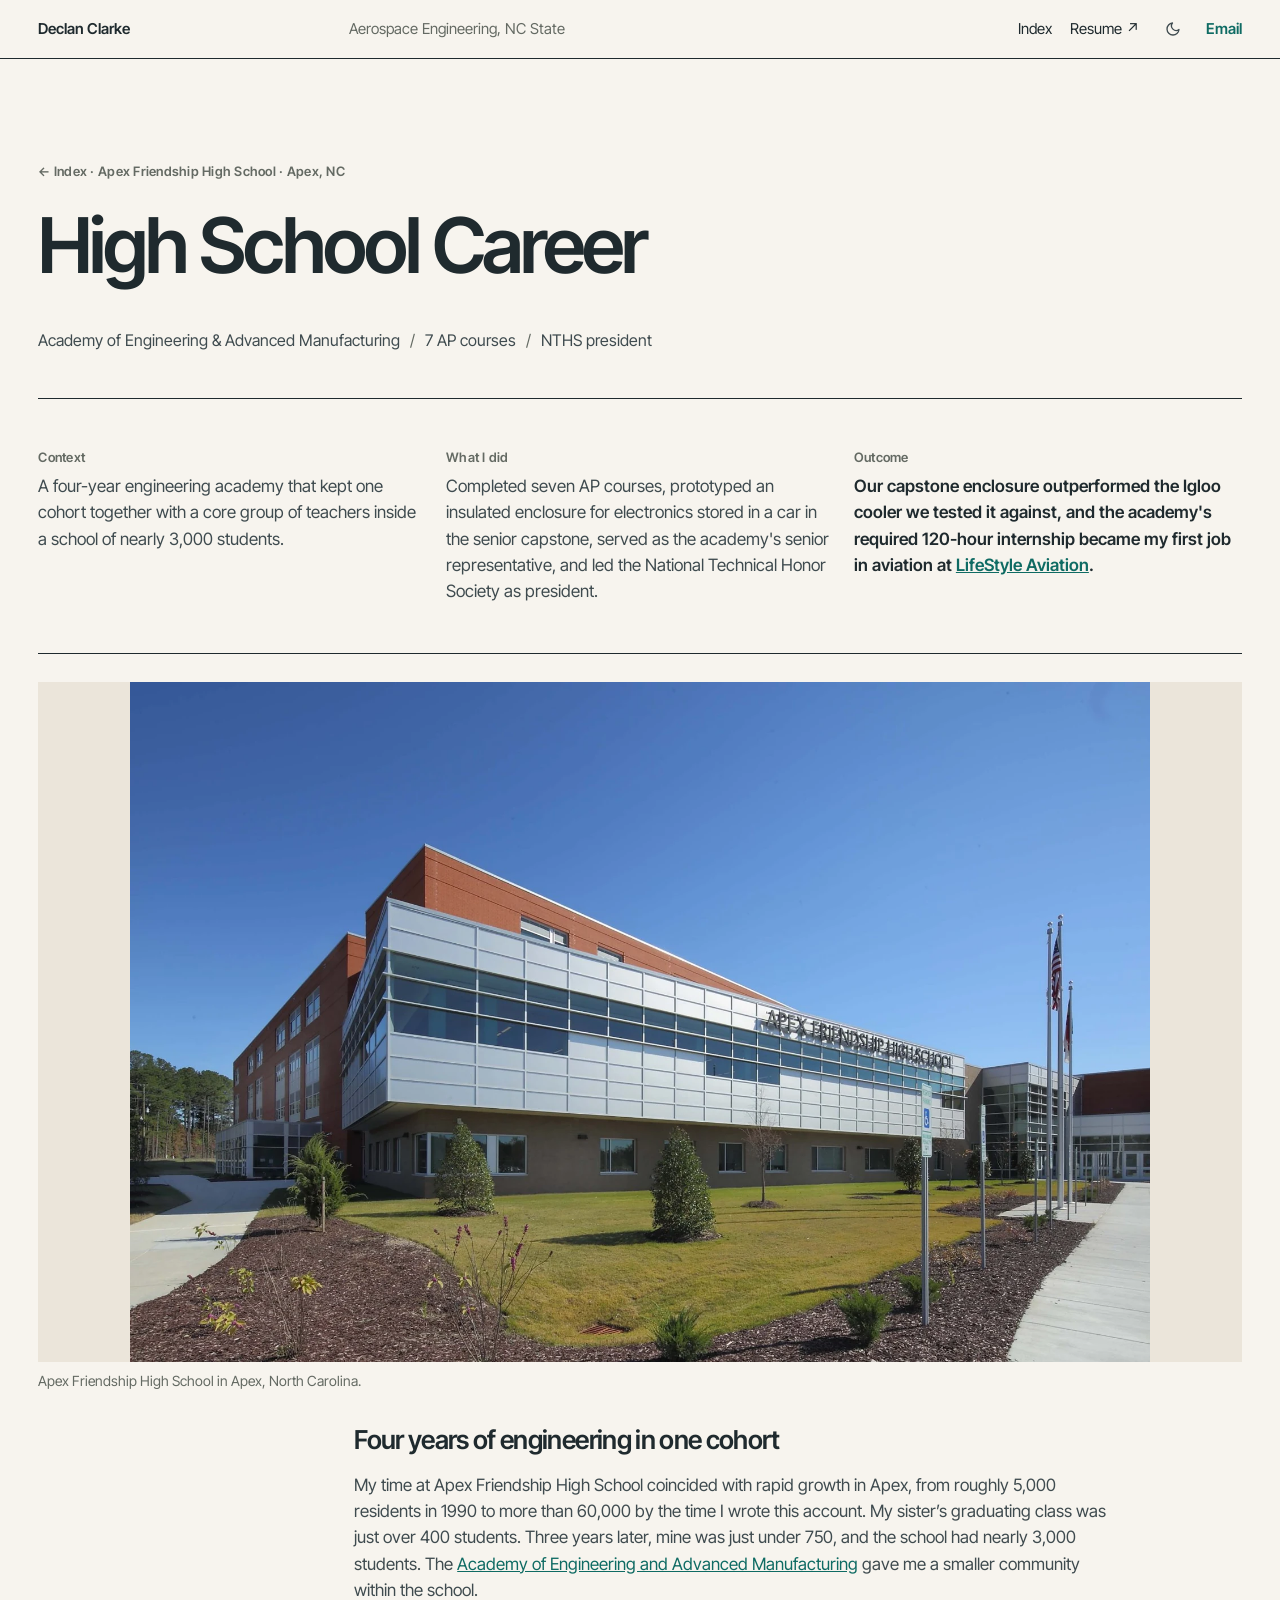
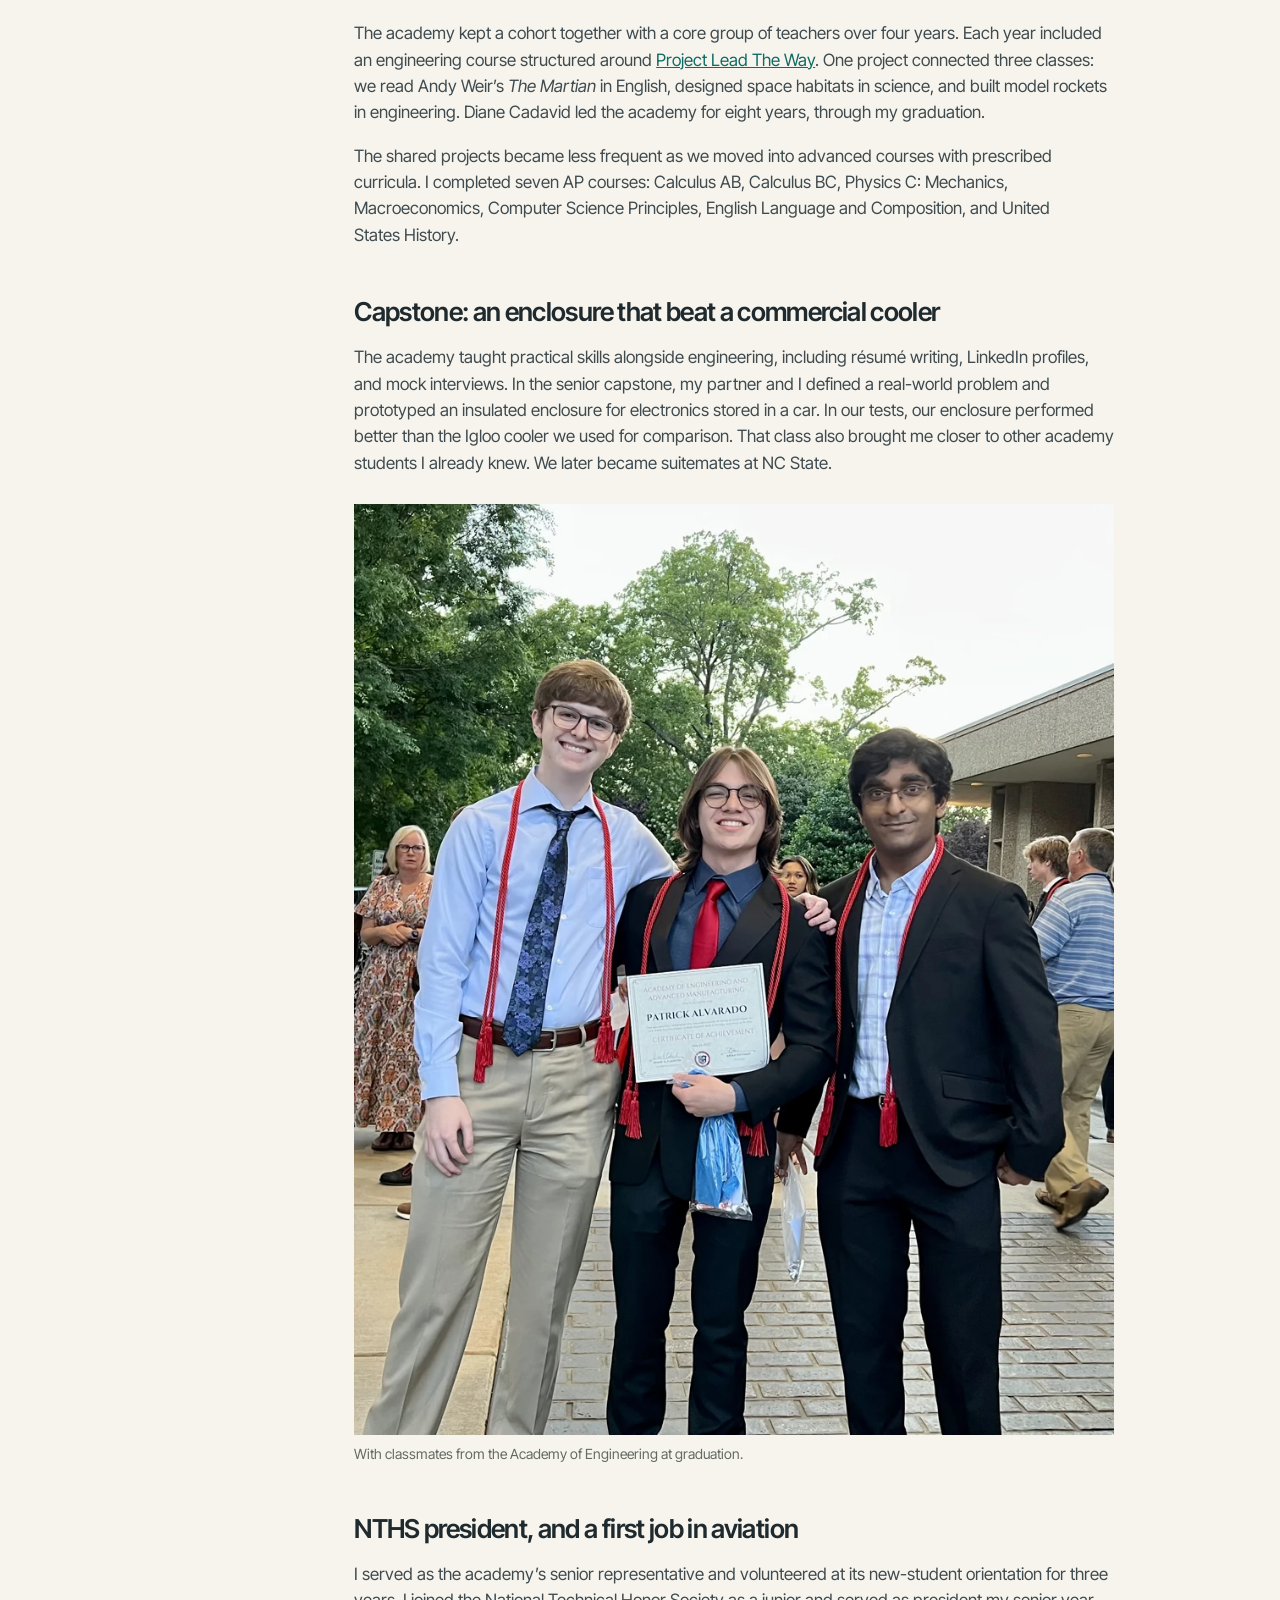
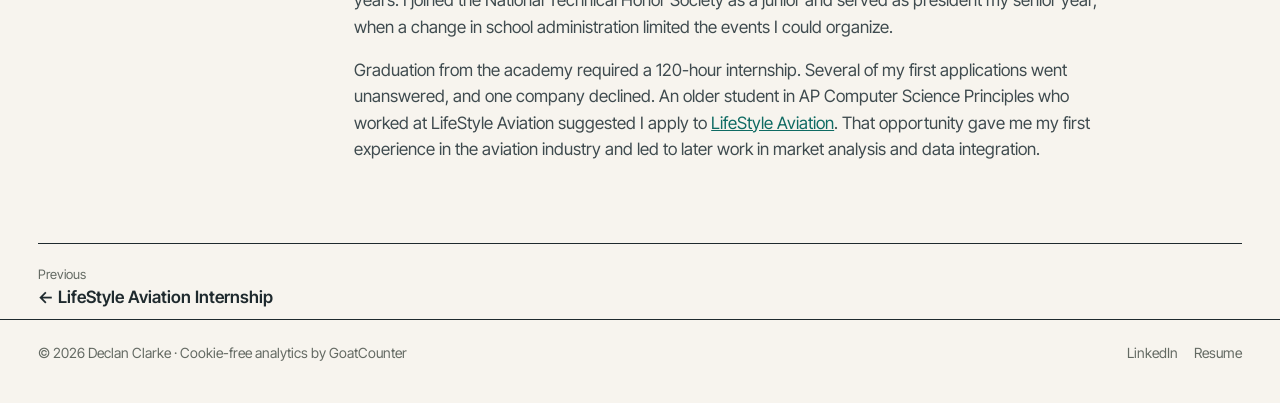
<file: projects/apex-friendship.html>
<!doctype html>
<html lang="en">
<head>
  <meta charset="utf-8">
  <meta name="viewport" content="width=device-width, initial-scale=1">
  <title>High School Career · Declan Clarke</title>
  <meta name="description" content="A four-year engineering academy gave me an early start in prototyping, student leadership, and aviation through a required 120-hour internship.">
  <meta property="og:title" content="High School Career · Declan Clarke">
  <meta property="og:description" content="A four-year engineering academy gave me an early start in prototyping, student leadership, and aviation through a required 120-hour internship.">
  <meta property="og:image" content="https://declan-clarke.com/assets/img/projects/portfolio/school-campus.webp">
  <link rel="icon" href="../assets/img/favicon.svg" type="image/svg+xml">
  <meta name="color-scheme" content="light dark">
  <link rel="preconnect" href="https://fonts.googleapis.com">
  <link rel="preconnect" href="https://fonts.gstatic.com" crossorigin>
  <link href="https://fonts.googleapis.com/css2?family=Inter+Tight:wght@400;500;600;700&display=swap" rel="stylesheet">
  <script src="../assets/js/theme.js"></script>
  <link rel="stylesheet" href="../assets/css/style.css?v=34">
</head>
<body>
<header class="hd-bar"><div class="hd"><a href="../">Declan Clarke</a><span>Aerospace Engineering, NC State</span><nav aria-label="Main"><a href="../#index">Index</a><a href="../assets/files/DeclanClarke_Resume.pdf" target="_blank" rel="noopener" data-goatcounter-click="resume">Resume ↗</a><button class="theme-toggle" type="button" onclick="toggleTheme()" aria-label="Switch between light and dark mode" title="Light / dark"><svg class="moon" viewBox="0 0 24 24" fill="none" stroke="currentColor" stroke-width="2" stroke-linecap="round" stroke-linejoin="round" aria-hidden="true"><path d="M21 12.8A9 9 0 1 1 11.2 3a7 7 0 0 0 9.8 9.8z"/></svg><svg class="sun" viewBox="0 0 24 24" fill="none" stroke="currentColor" stroke-width="2" stroke-linecap="round" aria-hidden="true"><circle cx="12" cy="12" r="4"/><path d="M12 2v2M12 20v2M4.9 4.9l1.4 1.4M17.7 17.7l1.4 1.4M2 12h2M20 12h2M4.9 19.1l1.4-1.4M17.7 6.3l1.4-1.4"/></svg></button><a class="mail" href="mailto:djclarke@ncsu.edu" data-goatcounter-click="email">Email</a></nav></div></header>
<main>
<div class="g">
<section class="hero p"><p class="lbl"><a href="../#index">← Index</a> · Apex Friendship High School · Apex, NC</p><h1>High School Career</h1>
  <ul class="meta" aria-label="Project details"><li>Academy of Engineering &amp; Advanced Manufacturing</li><li>7 AP courses</li><li>NTHS president</li></ul></section>
<section class="blk sum" aria-label="Summary"><div><h2 class="lbl">Context</h2><p>A four-year engineering academy that kept one cohort together with a core group of teachers inside a school of nearly 3,000 students.</p></div><div><h2 class="lbl">What I did</h2><p>Completed seven AP courses, prototyped an insulated enclosure for electronics stored in a car in the senior capstone, served as the academy's senior representative, and led the National Technical Honor Society as president.</p></div><div class="res"><h2 class="lbl">Outcome</h2><p>Our capstone enclosure outperformed the Igloo cooler we tested it against, and the academy's required 120-hour internship became my first job in aviation at <a href="lifestyle-internship.html">LifeStyle Aviation</a>.</p></div></section>
<figure class="lead"><div class="lead-art"><img src="../assets/img/projects/portfolio/school-campus.webp" alt="Exterior of Apex Friendship High School" width="1800" height="1200" decoding="async"></div><figcaption>Apex Friendship High School in Apex, North Carolina.</figcaption></figure>
<div class="body"><article class="prose">
<h2>Four years of engineering in one cohort</h2>
    <p>My time at Apex Friendship High School coincided with rapid growth in Apex, from roughly 5,000 residents in 1990 to more than 60,000 by the time I wrote this account. My sister’s graduating class was just over 400 students. Three years later, mine was just under 750, and the school had nearly 3,000 students. The <a href="https://www.wcpss.net/domain/3962">Academy of Engineering and Advanced Manufacturing</a> gave me a smaller community within the school.</p>
    <p>The academy kept a cohort together with a core group of teachers over four years. Each year included an engineering course structured around <a href="https://www.pltw.org/">Project Lead The Way</a>. One project connected three classes: we read Andy Weir’s <i>The Martian</i> in English, designed space habitats in science, and built model rockets in engineering. Diane Cadavid led the academy for eight years, through my graduation.</p>
    <p>The shared projects became less frequent as we moved into advanced courses with prescribed curricula. I completed seven AP courses: Calculus AB, Calculus BC, Physics C: Mechanics, Macroeconomics, Computer Science Principles, English Language and Composition, and United States History.</p>

    <h2>Capstone: an enclosure that beat a commercial cooler</h2>
    <p>The academy taught practical skills alongside engineering, including résumé writing, LinkedIn profiles, and mock interviews. In the senior capstone, my partner and I defined a real-world problem and prototyped an insulated enclosure for electronics stored in a car. In our tests, our enclosure performed better than the Igloo cooler we used for comparison. That class also brought me closer to other academy students I already knew. We later became suitemates at NC State.</p>
    <figure><img src="../assets/img/projects/portfolio/school-graduation-group.webp" alt="Declan Clarke and two classmates in graduation regalia" width="898" height="1100" loading="lazy" decoding="async"><figcaption>With classmates from the Academy of Engineering at graduation.</figcaption></figure>

    <h2>NTHS president, and a first job in aviation</h2>
    <p>I served as the academy’s senior representative and volunteered at its new-student orientation for three years. I joined the National Technical Honor Society as a junior and served as president my senior year, when a change in school administration limited the events I could organize.</p>
    <p>Graduation from the academy required a 120-hour internship. Several of my first applications went unanswered, and one company declined. An older student in AP Computer Science Principles who worked at LifeStyle Aviation suggested I apply to <a href="lifestyle-internship.html">LifeStyle Aviation</a>. That opportunity gave me my first experience in the aviation industry and led to later work in market analysis and data integration.</p>
</article></div>
<nav class="pager" aria-label="More projects"><a href="lifestyle-internship.html"><small>Previous</small><span>← LifeStyle Aviation Internship</span></a><span></span></nav>
</div>
</main>
<footer class="foot"><div class="g"><span>© 2026 Declan Clarke · Cookie-free analytics by GoatCounter</span><span><a href="https://www.linkedin.com/in/declan-clarke" target="_blank" rel="noopener" data-goatcounter-click="linkedin">LinkedIn</a><a href="../assets/files/DeclanClarke_Resume.pdf" target="_blank" rel="noopener" data-goatcounter-click="resume">Resume</a></span></div></footer>
<script src="../assets/js/lightbox.js" defer></script>
<script data-goatcounter="https://declanclarke.goatcounter.com/count" async src="https://gc.zgo.at/count.js"></script>
</body>
</html>
</file>
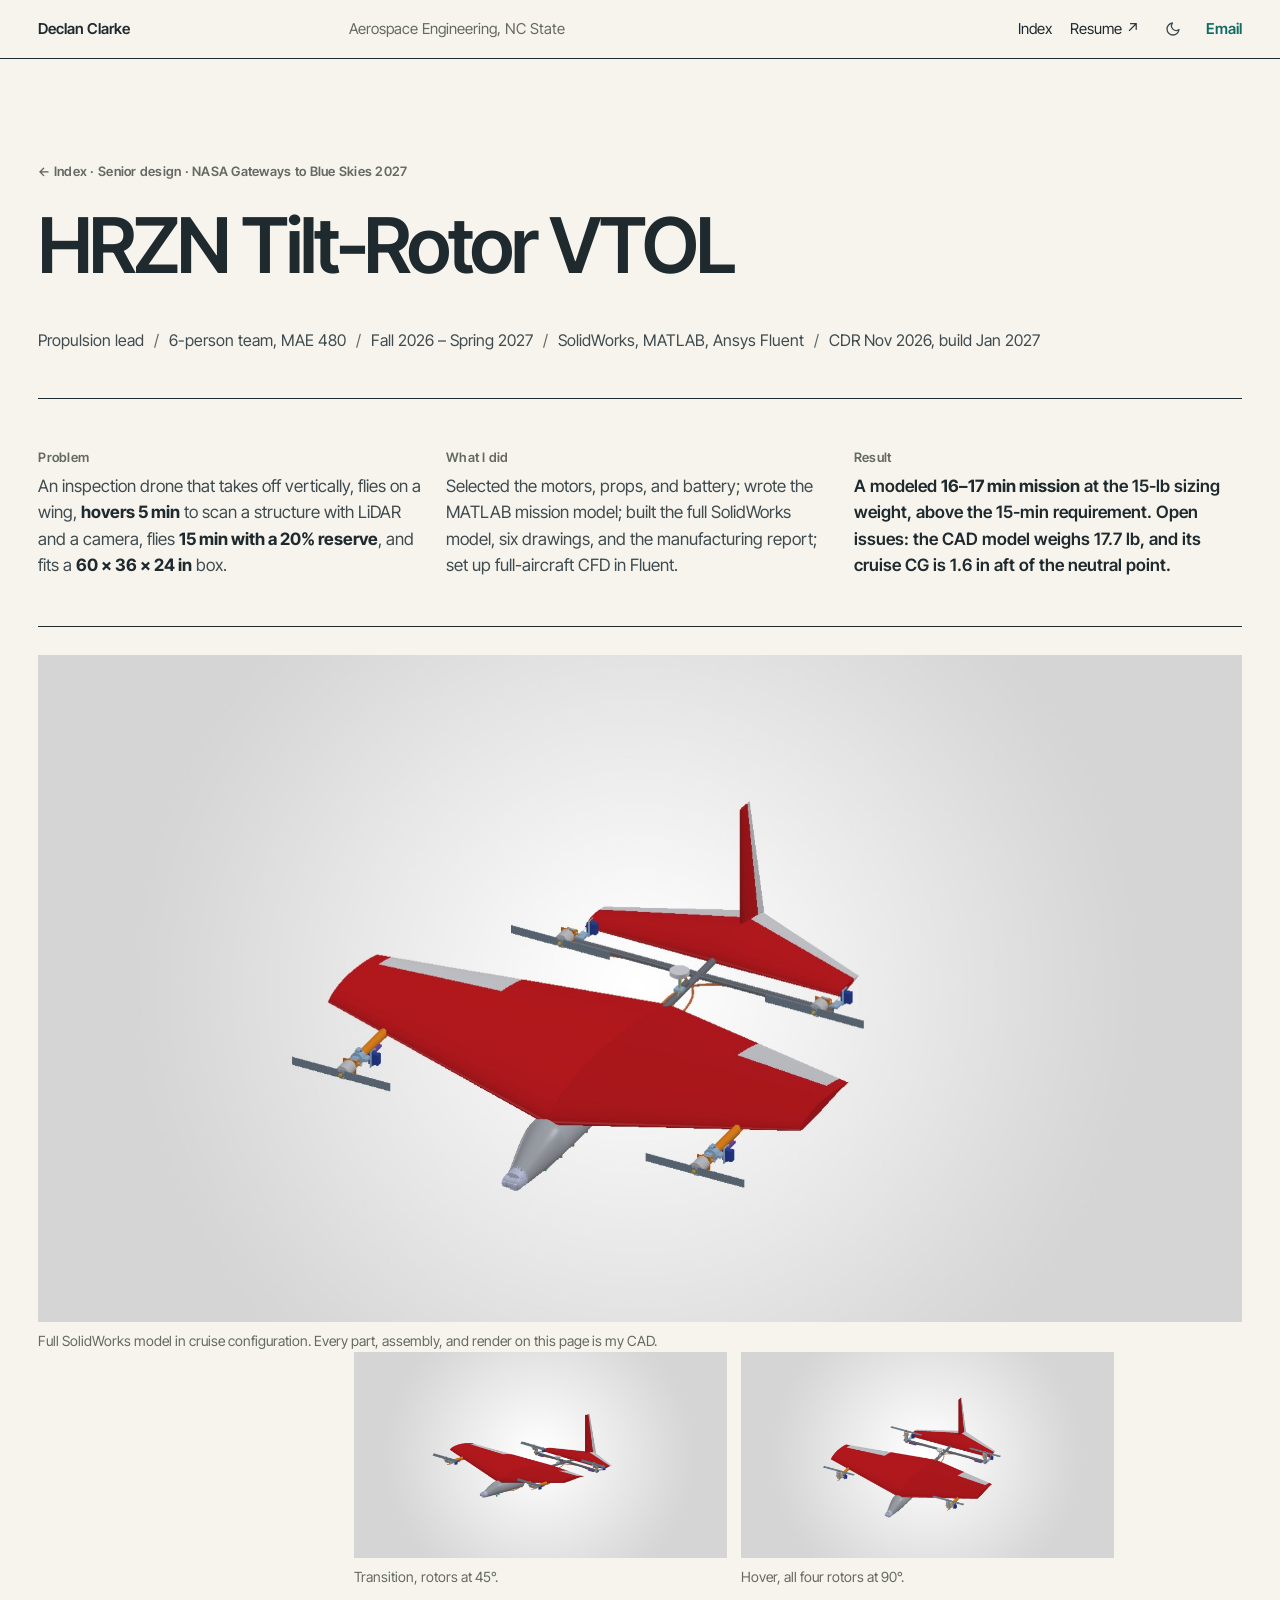
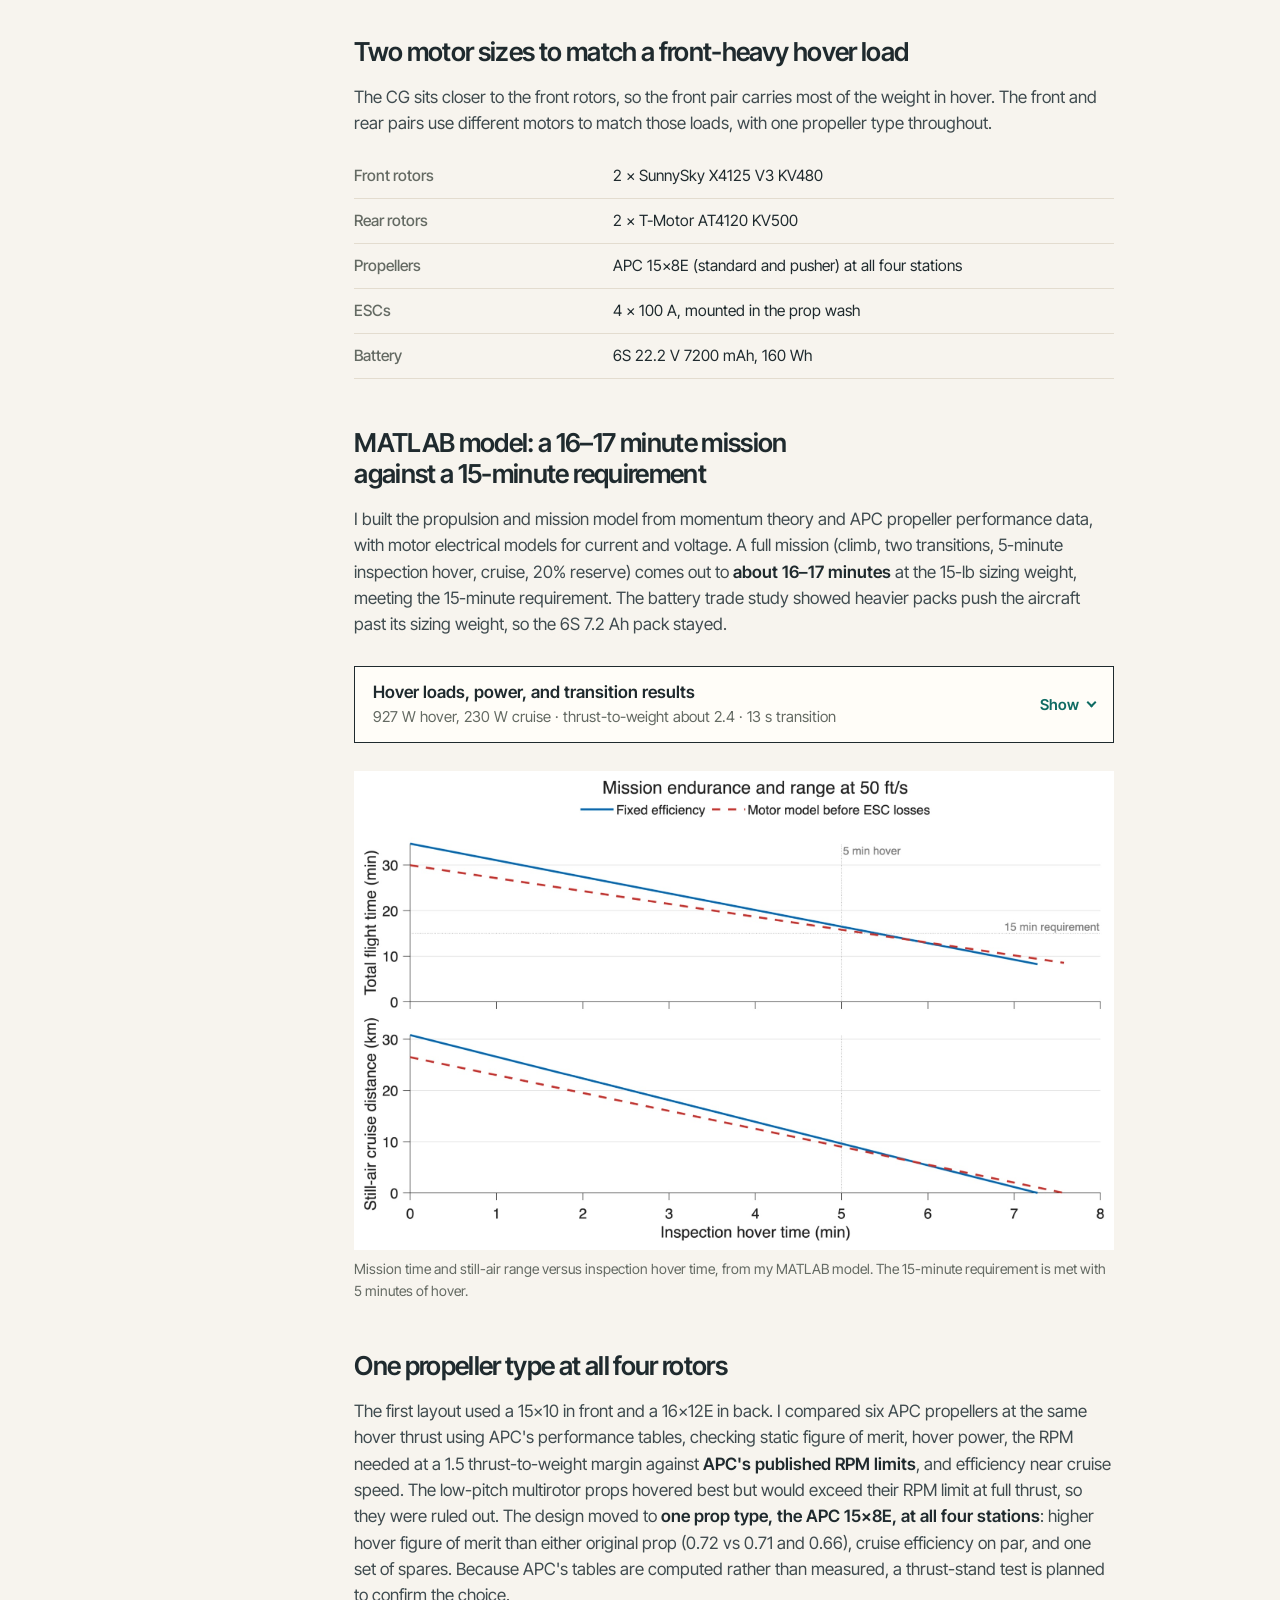
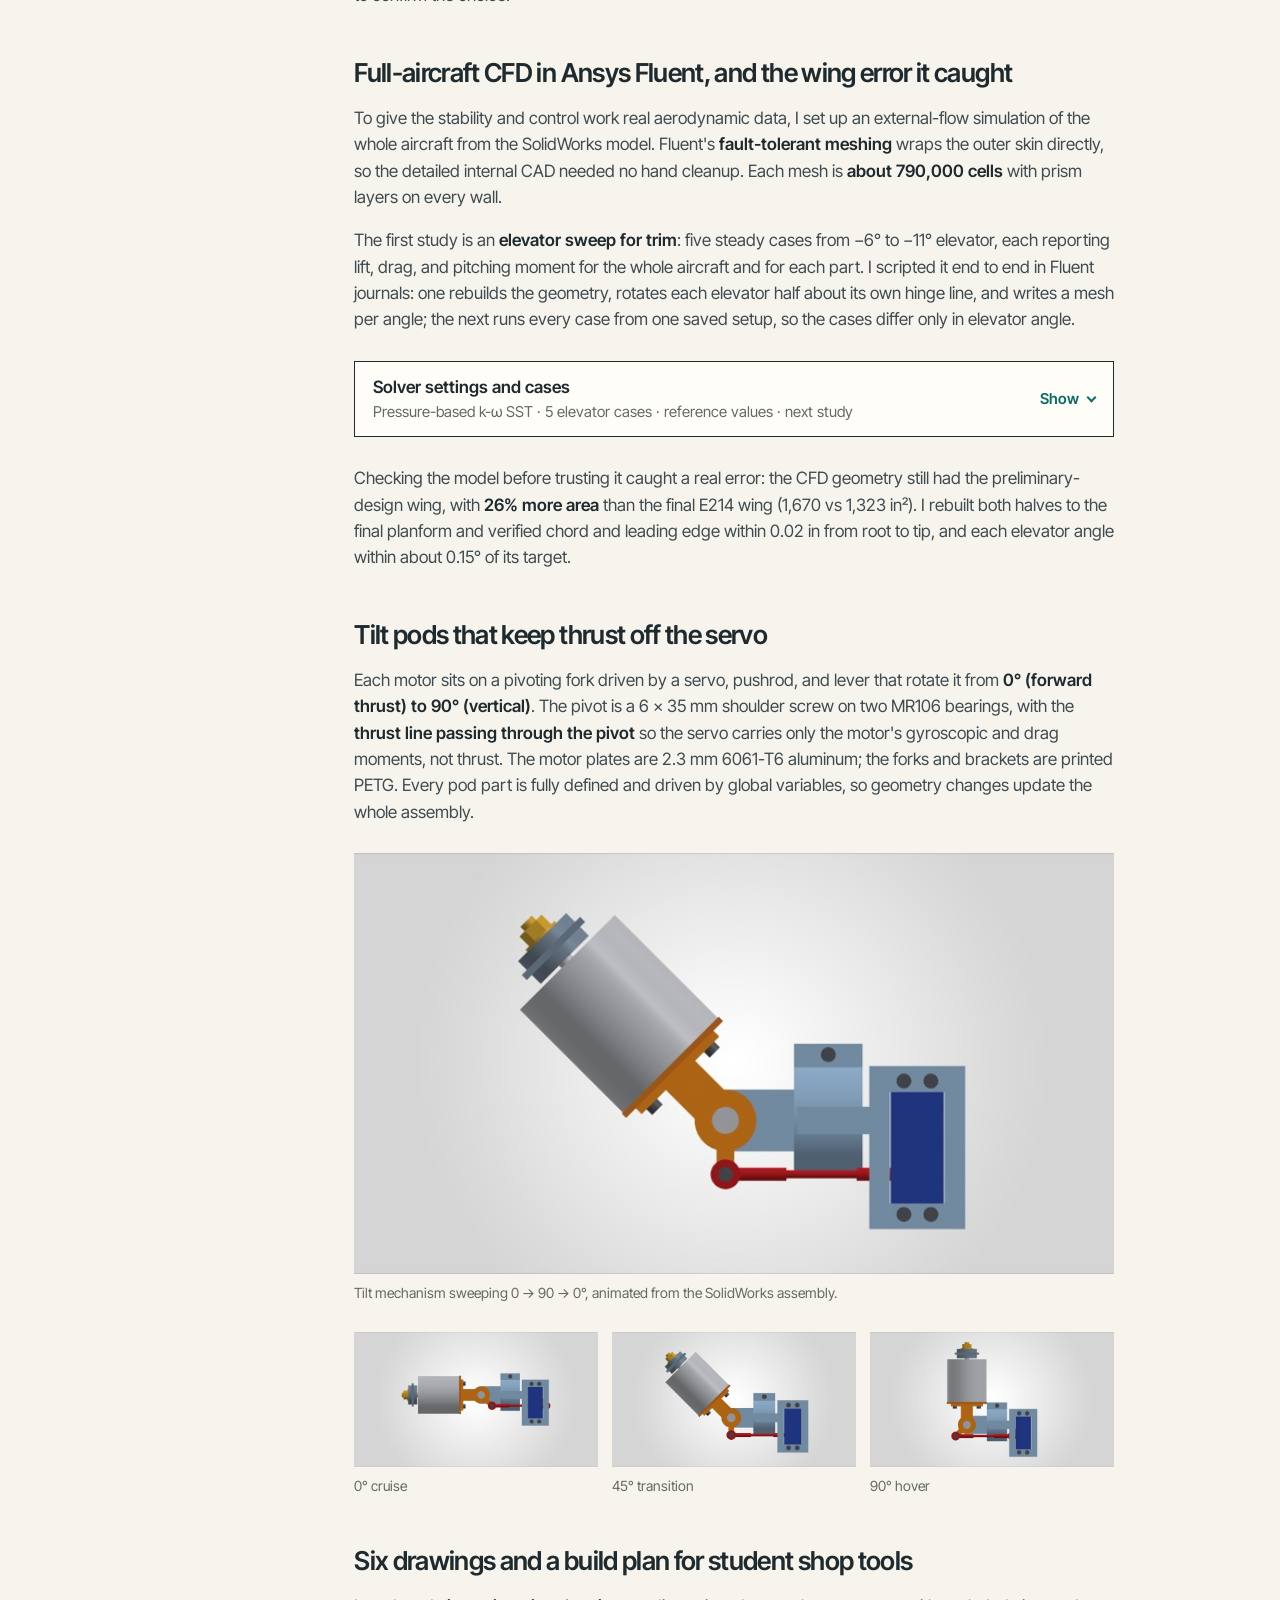
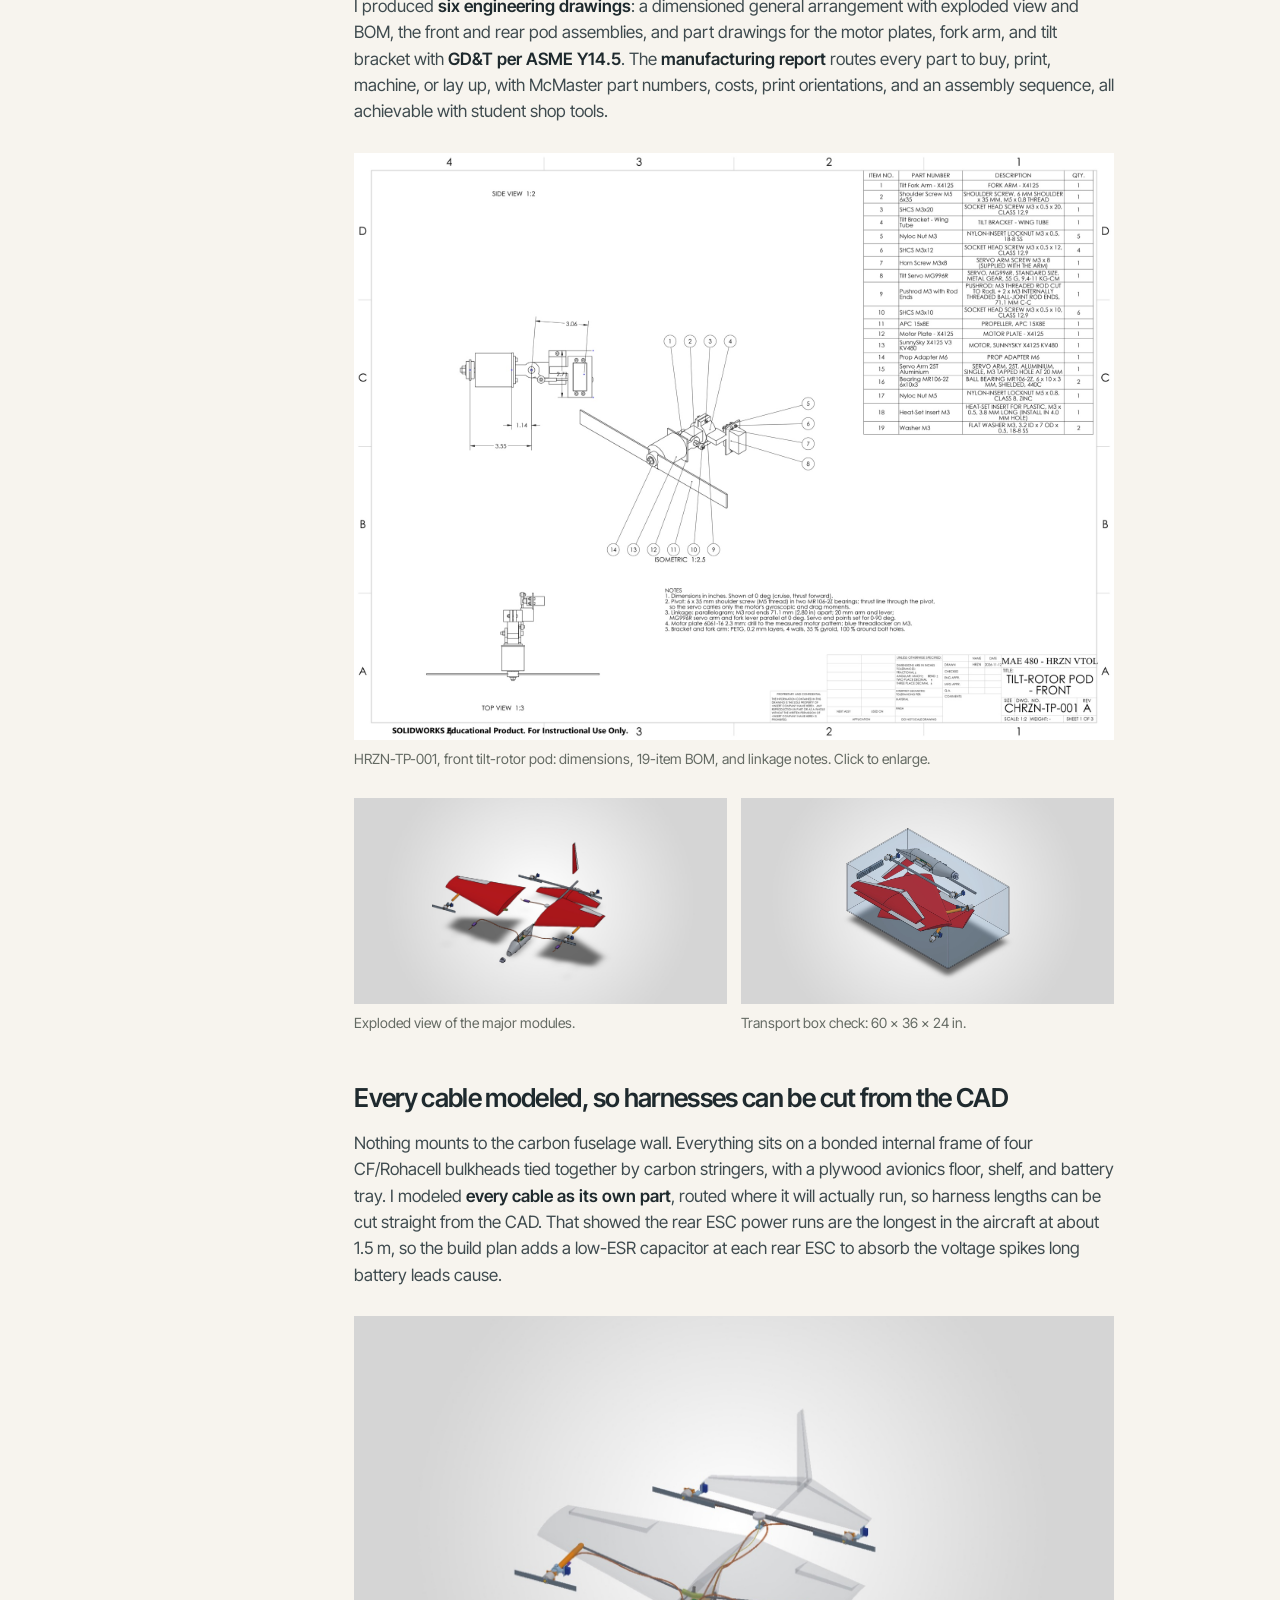
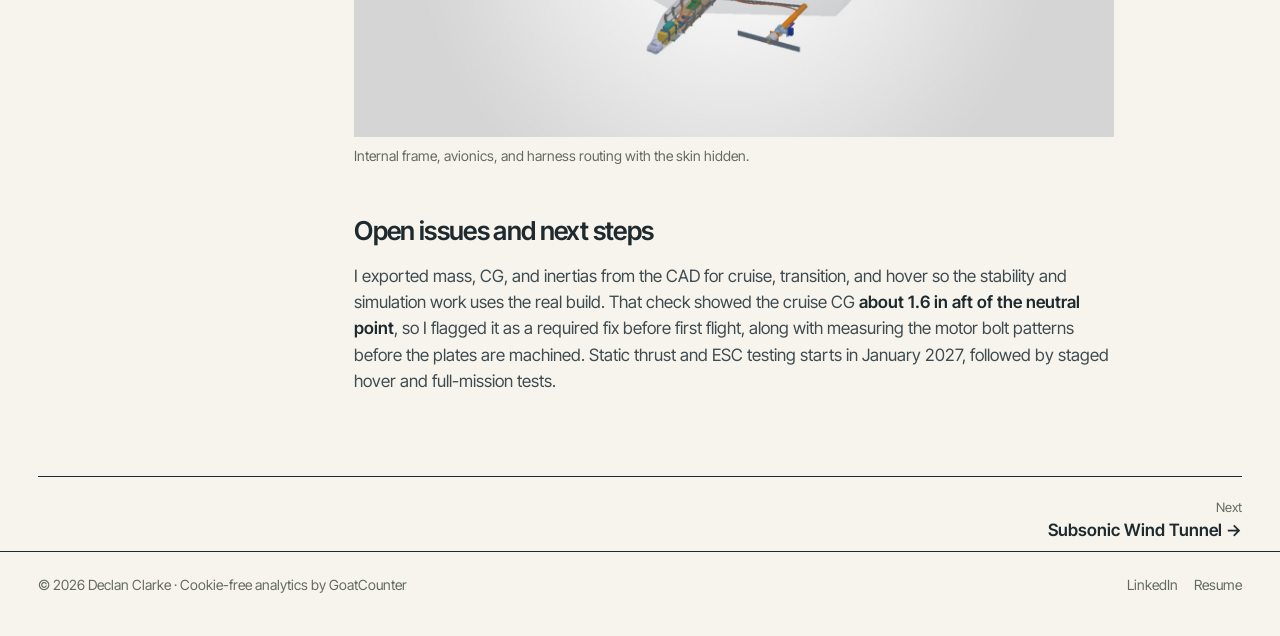
<file: projects/hrzn-vtol.html>
<!doctype html>
<html lang="en">
<head>
  <meta charset="utf-8">
  <meta name="viewport" content="width=device-width, initial-scale=1">
  <title>HRZN Tilt-Rotor VTOL · Declan Clarke</title>
  <meta name="description" content="Senior design: a 72-in quad tilt-rotor VTOL for infrastructure inspection, built for NASA's 2027 Gateways to Blue Skies competition. Propulsion lead, CAD, and CFD.">
  <meta property="og:title" content="HRZN Tilt-Rotor VTOL · Declan Clarke">
  <meta property="og:description" content="Senior design: a 72-in quad tilt-rotor VTOL for infrastructure inspection, built for NASA's 2027 Gateways to Blue Skies competition. Propulsion lead and CAD.">
  <meta property="og:image" content="https://declan-clarke.com/assets/img/headshot.jpg">
  <link rel="icon" href="../assets/img/favicon.svg" type="image/svg+xml">
  <meta name="color-scheme" content="light dark">
  <link rel="preconnect" href="https://fonts.googleapis.com">
  <link rel="preconnect" href="https://fonts.gstatic.com" crossorigin>
  <link href="https://fonts.googleapis.com/css2?family=Inter+Tight:wght@400;500;600;700&display=swap" rel="stylesheet">
  <script src="../assets/js/theme.js"></script>
  <link rel="stylesheet" href="../assets/css/style.css?v=34">
</head>
<body>
<header class="hd-bar"><div class="hd"><a href="../">Declan Clarke</a><span>Aerospace Engineering, NC State</span><nav aria-label="Main"><a href="../#index">Index</a><a href="../assets/files/DeclanClarke_Resume.pdf" target="_blank" rel="noopener" data-goatcounter-click="resume">Resume ↗</a><button class="theme-toggle" type="button" onclick="toggleTheme()" aria-label="Switch between light and dark mode" title="Light / dark"><svg class="moon" viewBox="0 0 24 24" fill="none" stroke="currentColor" stroke-width="2" stroke-linecap="round" stroke-linejoin="round" aria-hidden="true"><path d="M21 12.8A9 9 0 1 1 11.2 3a7 7 0 0 0 9.8 9.8z"/></svg><svg class="sun" viewBox="0 0 24 24" fill="none" stroke="currentColor" stroke-width="2" stroke-linecap="round" aria-hidden="true"><circle cx="12" cy="12" r="4"/><path d="M12 2v2M12 20v2M4.9 4.9l1.4 1.4M17.7 17.7l1.4 1.4M2 12h2M20 12h2M4.9 19.1l1.4-1.4M17.7 6.3l1.4-1.4"/></svg></button><a class="mail" href="mailto:djclarke@ncsu.edu" data-goatcounter-click="email">Email</a></nav></div></header>
<main>
<div class="g">
<section class="hero p"><p class="lbl"><a href="../#index">← Index</a> · Senior design · NASA Gateways to Blue Skies 2027</p><h1>HRZN Tilt&#8209;Rotor VTOL</h1>
  <ul class="meta" aria-label="Project details"><li>Propulsion lead</li><li>6-person team, MAE 480</li><li>Fall 2026 – Spring 2027</li><li>SolidWorks, MATLAB, Ansys Fluent</li><li>CDR Nov 2026, build Jan 2027</li></ul></section>
<section class="blk sum" aria-label="Summary"><div><h2 class="lbl">Problem</h2><p>An inspection drone that takes off vertically, flies on a wing, <b>hovers 5 min</b> to scan a structure with LiDAR and a camera, flies <b>15 min with a 20% reserve</b>, and fits a <b class="nowrap">60 × 36 × 24 in</b> box.</p></div><div><h2 class="lbl">What I did</h2><p>Selected the motors, props, and battery; wrote the MATLAB mission model; built the full SolidWorks model, six drawings, and the manufacturing report; set up full-aircraft CFD in Fluent.</p></div><div class="res"><h2 class="lbl">Result</h2><p>A modeled <b>16–17 min mission</b> at the 15-lb sizing weight, above the 15-min requirement. Open issues: the CAD model weighs 17.7 lb, and its cruise CG is 1.6 in aft of the neutral point.</p></div></section>
<figure class="lead"><div class="lead-art"><img src="../assets/img/projects/hrzn/cruise.jpg" alt="SolidWorks render of the HRZN aircraft in cruise configuration" width="1800" height="997"></div><figcaption>Full SolidWorks model in cruise configuration. Every part, assembly, and render on this page is my CAD.</figcaption></figure>
<div class="body"><article class="prose">
<div class="duo" style="margin-top:0"><figure><img src="../assets/img/projects/hrzn/transition.jpg" alt="HRZN with rotors tilted 45 degrees" loading="lazy"><figcaption>Transition, rotors at 45°.</figcaption></figure><figure><img src="../assets/img/projects/hrzn/hover.jpg" alt="HRZN in hover with all rotors at 90 degrees" loading="lazy"><figcaption>Hover, all four rotors at 90°.</figcaption></figure></div>
    <h2>Two motor sizes to match a front-heavy hover load</h2>
    <p>The CG sits closer to the front rotors, so the front pair carries most of the weight in hover. The front and rear pairs use different motors to match those loads, with one propeller type throughout.</p>
    <table class="specs"><tbody><tr><th>Front rotors</th><td>2 × SunnySky X4125 V3 KV480</td></tr><tr><th>Rear rotors</th><td>2 × T-Motor AT4120 KV500</td></tr><tr><th>Propellers</th><td>APC 15×8E (standard and pusher) at all four stations</td></tr><tr><th>ESCs</th><td>4 × 100 A, mounted in the prop wash</td></tr><tr><th>Battery</th><td>6S 22.2 V 7200 mAh, 160 Wh</td></tr></tbody></table>
    <h2>MATLAB model: a 16–17 minute mission against a 15-minute requirement</h2>
    <p>I built the propulsion and mission model from momentum theory and APC propeller performance data, with motor electrical models for current and voltage. A full mission (climb, two transitions, 5-minute inspection hover, cruise, 20% reserve) comes out to <b>about 16–17 minutes</b> at the 15-lb sizing weight, meeting the 15-minute requirement. The battery trade study showed heavier packs push the aircraft past its sizing weight, so the 6S 7.2 Ah pack stayed.</p>
    <details>
      <summary><span class="sm-t">Hover loads, power, and transition results</span><span class="sm-p"><span class="nowrap">927 W hover, 230 W cruise ·</span> <span class="nowrap">thrust-to-weight about 2.4 ·</span> <span class="nowrap">13 s transition</span></span><span class="sm-x" aria-hidden="true"></span></summary>
    <ul>
      <li>The CG location puts <b>69% of the hover load on the front pair</b>: 5.2 lbf per front rotor and 2.3 lbf per rear, or 7.8 and 3.5 lbf with a 1.5 sizing factor. The front and rear pairs use different motors to match.</li>
      <li><b>927 W in hover and 230 W in cruise</b> at 50 ft/s. A static screen of vendor thrust data gives a thrust-to-weight ratio of about <b>2.4</b>.</li>
      <li>Forward transition takes about 13 s, with peak tilt rates near 62°/s front and 29°/s rear. Those rates set the tilt-servo requirement.</li>
    </ul>
    </details>
    <figure><img src="../assets/img/projects/hrzn/mission-endurance.jpg" alt="Plot of total flight time and cruise distance versus inspection hover time" loading="lazy"><figcaption>Mission time and still-air range versus inspection hover time, from my MATLAB model. The 15-minute requirement is met with 5 minutes of hover.</figcaption></figure>
    <h2>One propeller type at all four rotors</h2>
    <p>The first layout used a 15×10 in front and a 16×12E in back. I compared six APC propellers at the same hover thrust using APC's performance tables, checking static figure of merit, hover power, the RPM needed at a 1.5 thrust-to-weight margin against <b>APC's published RPM limits</b>, and efficiency near cruise speed. The low-pitch multirotor props hovered best but would exceed their RPM limit at full thrust, so they were ruled out. The design moved to <b>one prop type, the APC 15×8E, at all four stations</b>: higher hover figure of merit than either original prop (0.72 vs 0.71 and 0.66), cruise efficiency on par, and one set of spares. Because APC's tables are computed rather than measured, a thrust-stand test is planned to confirm the choice.</p>
    <h2>Full-aircraft CFD in Ansys Fluent, and the wing error it caught</h2>
    <p>To give the stability and control work real aerodynamic data, I set up an external-flow simulation of the whole aircraft from the SolidWorks model. Fluent's <b>fault-tolerant meshing</b> wraps the outer skin directly, so the detailed internal CAD needed no hand cleanup. Each mesh is <b>about 790,000 cells</b> with prism layers on every wall.</p>
    <p>The first study is an <b>elevator sweep for trim</b>: five steady cases from −6° to −11° elevator, each reporting lift, drag, and pitching moment for the whole aircraft and for each part. I scripted it end to end in Fluent journals: one rebuilds the geometry, rotates each elevator half about its own hinge line, and writes a mesh per angle; the next runs every case from one saved setup, so the cases differ only in elevator angle.</p>
    <details>
      <summary><span class="sm-t">Solver settings and cases</span><span class="sm-p"><span class="nowrap">Pressure-based k-ω SST ·</span> <span class="nowrap">5 elevator cases ·</span> <span class="nowrap">reference values ·</span> <span class="nowrap">next study</span></span><span class="sm-x" aria-hidden="true"></span></summary>
    <table class="specs cfd-cases"><tbody>
      <tr><th>Solver</th><td>Pressure-based, steady, k-ω SST</td></tr>
      <tr><th>Cases run</th><td>Elevator −6.0°, −6.8°, −7.6°, −8.9°, −11.0°, rotors at 0° (cruise)</td></tr>
      <tr><th>Reference values</th><td>0.853 m² wing area, 0.495 m mean aerodynamic chord</td></tr>
      <tr><th>Next</th><td>10 cases on 8 meshes covering rotor tilt from 0° to 90°, with rotating rotor zones</td></tr>
    </tbody></table>
    </details>
    <p>Checking the model before trusting it caught a real error: the CFD geometry still had the preliminary-design wing, with <b>26% more area</b> than the final E214 wing (1,670 vs 1,323 in²). I rebuilt both halves to the final planform and verified chord and leading edge within 0.02 in from root to tip, and each elevator angle within about 0.15° of its target.</p>
    <!-- Photo slot: add a CFD figure here, e.g. <figure><img src="../assets/img/projects/hrzn/cfd-pressure.jpg" alt="Pressure contours on the HRZN aircraft from Ansys Fluent" loading="lazy"><figcaption>...</figcaption></figure>, and a pitching moment vs. elevator angle plot once the sweep results are final. -->
    <h2>Tilt pods that keep thrust off the servo</h2>
    <p>Each motor sits on a pivoting fork driven by a servo, pushrod, and lever that rotate it from <b>0° (forward thrust) to 90° (vertical)</b>. The pivot is a 6 × 35 mm shoulder screw on two MR106 bearings, with the <b>thrust line passing through the pivot</b> so the servo carries only the motor's gyroscopic and drag moments, not thrust. The motor plates are 2.3 mm 6061-T6 aluminum; the forks and brackets are printed PETG. Every pod part is fully defined and driven by global variables, so geometry changes update the whole assembly.</p>
    <video src="../assets/img/projects/hrzn/tilt-mechanism.mp4" poster="../assets/img/projects/hrzn/tilt-poster.jpg" autoplay muted loop playsinline aria-label="Animation of the tilt pod rotating from 0 to 90 degrees"></video>
    <p class="caption">Tilt mechanism sweeping 0 → 90 → 0°, animated from the SolidWorks assembly.</p>
    <div class="trio"><figure><img src="../assets/img/projects/hrzn/pod-0.jpg" alt="Tilt pod at 0 degrees" loading="lazy"><figcaption>0° cruise</figcaption></figure><figure><img src="../assets/img/projects/hrzn/pod-45.jpg" alt="Tilt pod at 45 degrees" loading="lazy"><figcaption>45° transition</figcaption></figure><figure><img src="../assets/img/projects/hrzn/pod-90.jpg" alt="Tilt pod at 90 degrees" loading="lazy"><figcaption>90° hover</figcaption></figure></div>
    <h2>Six drawings and a build plan for student shop tools</h2>
    <p>I produced <b>six engineering drawings</b>: a dimensioned general arrangement with exploded view and BOM, the front and rear pod assemblies, and part drawings for the motor plates, fork arm, and tilt bracket with <b>GD&amp;T per ASME Y14.5</b>. The <b>manufacturing report</b> routes every part to buy, print, machine, or lay up, with McMaster part numbers, costs, print orientations, and an assembly sequence, all achievable with student shop tools.</p>
    <figure><a href="../assets/img/projects/hrzn/drawing-tp001.jpg"><img src="../assets/img/projects/hrzn/drawing-tp001.jpg" alt="Drawing HRZN-TP-001, front tilt-rotor pod with bill of materials" loading="lazy"></a><figcaption>HRZN-TP-001, front tilt-rotor pod: dimensions, 19-item BOM, and linkage notes. Click to enlarge.</figcaption></figure>
    <div class="duo"><figure><img src="../assets/img/projects/hrzn/exploded.jpg" alt="Exploded view of the HRZN aircraft" loading="lazy"><figcaption>Exploded view of the major modules.</figcaption></figure><figure><img src="../assets/img/projects/hrzn/transport.jpg" alt="HRZN packed in its 60 by 36 by 24 inch transport box" loading="lazy"><figcaption>Transport box check: 60 × 36 × 24 in.</figcaption></figure></div>
    <h2>Every cable modeled, so harnesses can be cut from the CAD</h2>
    <p>Nothing mounts to the carbon fuselage wall. Everything sits on a bonded internal frame of four CF/Rohacell bulkheads tied together by carbon stringers, with a plywood avionics floor, shelf, and battery tray. I modeled <b>every cable as its own part</b>, routed where it will actually run, so harness lengths can be cut straight from the CAD. That showed the rear ESC power runs are the longest in the aircraft at about 1.5 m, so the build plan adds a low-ESR capacitor at each rear ESC to absorb the voltage spikes long battery leads cause.</p>
    <figure><img src="../assets/img/projects/hrzn/internals.jpg" alt="HRZN fuselage internals with the skin hidden" loading="lazy"><figcaption>Internal frame, avionics, and harness routing with the skin hidden.</figcaption></figure>
    <h2>Open issues and next steps</h2>
    <p>I exported mass, CG, and inertias from the CAD for cruise, transition, and hover so the stability and simulation work uses the real build. That check showed the cruise CG <b>about 1.6 in aft of the neutral point</b>, so I flagged it as a required fix before first flight, along with measuring the motor bolt patterns before the plates are machined. Static thrust and ESC testing starts in January 2027, followed by staged hover and full-mission tests.</p>
</article></div>
<nav class="pager" aria-label="More projects"><span></span><a class="next" href="subsonic-wind-tunnel.html"><small>Next</small><span>Subsonic Wind Tunnel →</span></a></nav>
</div>
</main>
<footer class="foot"><div class="g"><span>© 2026 Declan Clarke · Cookie-free analytics by GoatCounter</span><span><a href="https://www.linkedin.com/in/declan-clarke" target="_blank" rel="noopener" data-goatcounter-click="linkedin">LinkedIn</a><a href="../assets/files/DeclanClarke_Resume.pdf" target="_blank" rel="noopener" data-goatcounter-click="resume">Resume</a></span></div></footer>
<script src="../assets/js/lightbox.js" defer></script>
<script data-goatcounter="https://declanclarke.goatcounter.com/count" async src="https://gc.zgo.at/count.js"></script>
</body>
</html>
</file>
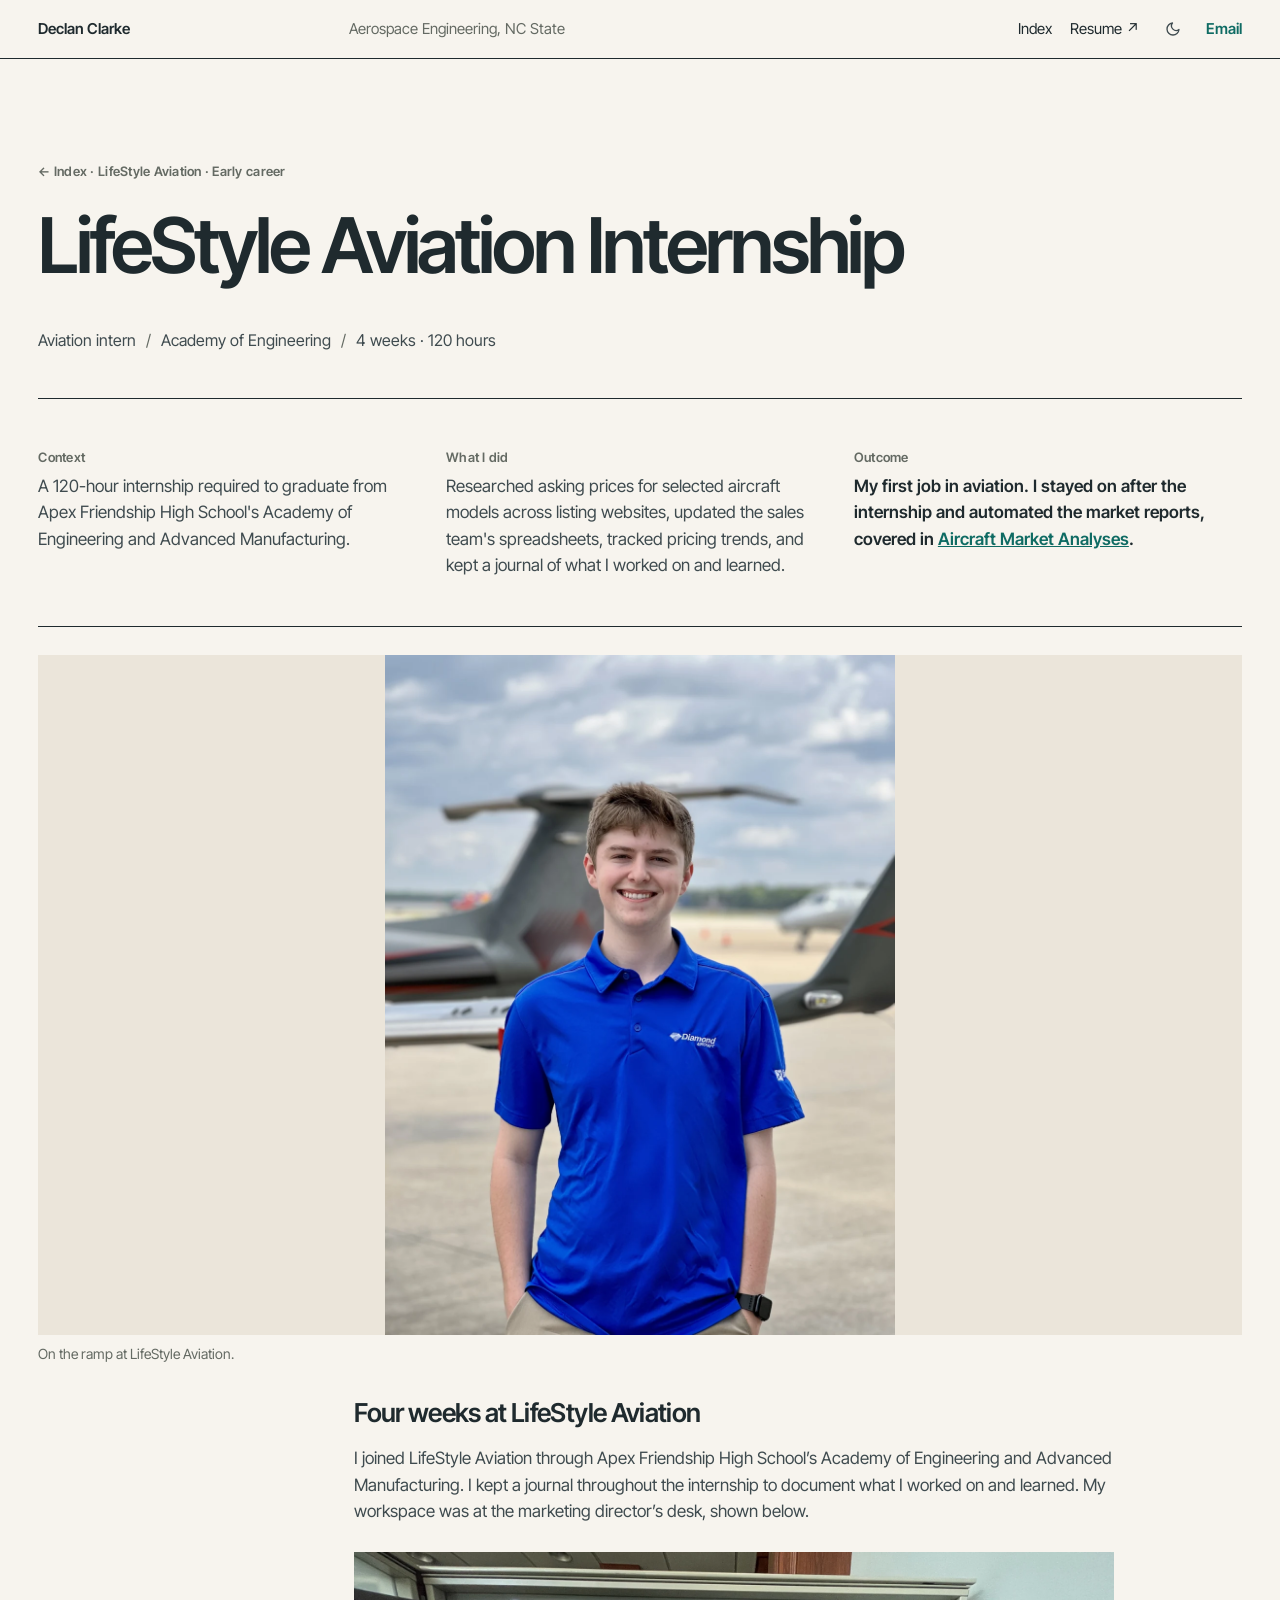
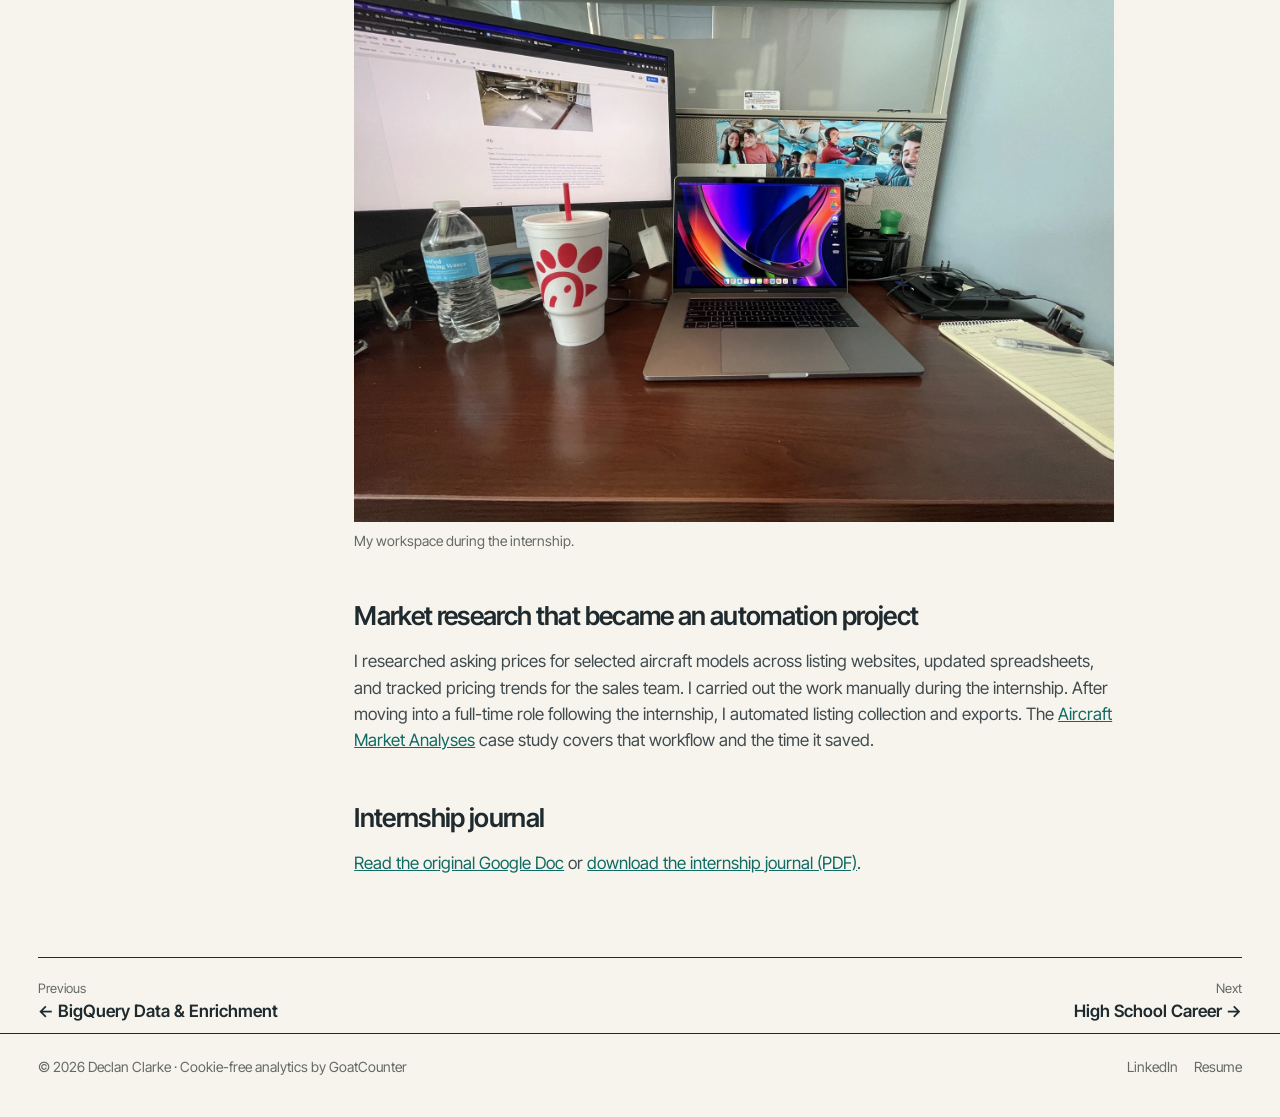
<file: projects/lifestyle-internship.html>
<!doctype html>
<html lang="en">
<head>
  <meta charset="utf-8">
  <meta name="viewport" content="width=device-width, initial-scale=1">
  <title>LifeStyle Aviation Internship · Declan Clarke</title>
  <meta name="description" content="I completed a 120-hour aviation internship, built aircraft market reports for the sales team, and later automated the recurring work as an employee.">
  <meta property="og:title" content="LifeStyle Aviation Internship · Declan Clarke">
  <meta property="og:description" content="I completed a 120-hour aviation internship, built aircraft market reports for the sales team, and later automated the recurring work as an employee.">
  <meta property="og:image" content="https://declan-clarke.com/assets/img/projects/portfolio/internship-portrait.webp">
  <link rel="icon" href="../assets/img/favicon.svg" type="image/svg+xml">
  <meta name="color-scheme" content="light dark">
  <link rel="preconnect" href="https://fonts.googleapis.com">
  <link rel="preconnect" href="https://fonts.gstatic.com" crossorigin>
  <link href="https://fonts.googleapis.com/css2?family=Inter+Tight:wght@400;500;600;700&display=swap" rel="stylesheet">
  <script src="../assets/js/theme.js"></script>
  <link rel="stylesheet" href="../assets/css/style.css?v=34">
</head>
<body>
<header class="hd-bar"><div class="hd"><a href="../">Declan Clarke</a><span>Aerospace Engineering, NC State</span><nav aria-label="Main"><a href="../#index">Index</a><a href="../assets/files/DeclanClarke_Resume.pdf" target="_blank" rel="noopener" data-goatcounter-click="resume">Resume ↗</a><button class="theme-toggle" type="button" onclick="toggleTheme()" aria-label="Switch between light and dark mode" title="Light / dark"><svg class="moon" viewBox="0 0 24 24" fill="none" stroke="currentColor" stroke-width="2" stroke-linecap="round" stroke-linejoin="round" aria-hidden="true"><path d="M21 12.8A9 9 0 1 1 11.2 3a7 7 0 0 0 9.8 9.8z"/></svg><svg class="sun" viewBox="0 0 24 24" fill="none" stroke="currentColor" stroke-width="2" stroke-linecap="round" aria-hidden="true"><circle cx="12" cy="12" r="4"/><path d="M12 2v2M12 20v2M4.9 4.9l1.4 1.4M17.7 17.7l1.4 1.4M2 12h2M20 12h2M4.9 19.1l1.4-1.4M17.7 6.3l1.4-1.4"/></svg></button><a class="mail" href="mailto:djclarke@ncsu.edu" data-goatcounter-click="email">Email</a></nav></div></header>
<main>
<div class="g">
<section class="hero p"><p class="lbl"><a href="../#index">← Index</a> · LifeStyle Aviation · Early career</p><h1>LifeStyle Aviation Internship</h1>
  <ul class="meta" aria-label="Project details"><li>Aviation intern</li><li>Academy of Engineering</li><li>4 weeks · 120 hours</li></ul></section>
<section class="blk sum" aria-label="Summary"><div><h2 class="lbl">Context</h2><p>A 120-hour internship required to graduate from Apex Friendship High School's Academy of Engineering and Advanced Manufacturing.</p></div><div><h2 class="lbl">What I did</h2><p>Researched asking prices for selected aircraft models across listing websites, updated the sales team's spreadsheets, tracked pricing trends, and kept a journal of what I worked on and learned.</p></div><div class="res"><h2 class="lbl">Outcome</h2><p>My first job in aviation. I stayed on after the internship and automated the market reports, covered in <a href="aircraft-market-data.html">Aircraft Market Analyses</a>.</p></div></section>
<figure class="lead"><div class="lead-art"><img src="../assets/img/projects/portfolio/internship-portrait.webp" alt="Declan Clarke in a LifeStyle Aviation polo on the ramp" width="1050" height="1400" decoding="async"></div><figcaption>On the ramp at LifeStyle Aviation.</figcaption></figure>
<div class="body"><article class="prose">
<h2>Four weeks at LifeStyle Aviation</h2>
    <p>I joined LifeStyle Aviation through Apex Friendship High School’s Academy of Engineering and Advanced Manufacturing. I kept a journal throughout the internship to document what I worked on and learned. My workspace was at the marketing director’s desk, shown below.</p>
    <figure><img src="../assets/img/projects/portfolio/internship-desk.webp" alt="Internship desk with a laptop and monitor" width="1800" height="1350" loading="lazy" decoding="async"><figcaption>My workspace during the internship.</figcaption></figure>

    <h2>Market research that became an automation project</h2>
    <p>I researched asking prices for selected aircraft models across listing websites, updated spreadsheets, and tracked pricing trends for the sales team. I carried out the work manually during the internship. After moving into a full-time role following the internship, I automated listing collection and exports. The <a href="aircraft-market-data.html">Aircraft Market Analyses</a> case study covers that workflow and the time it saved.</p>

    <h2>Internship journal</h2>
    <p><a href="https://docs.google.com/document/d/1VZ5b90qCCMWg_2ob2KDMH__65Gg8JlK7iUyoWvKsYfk/edit?usp=sharing">Read the original Google Doc</a> or <a href="../assets/files/DeclanClarke_Internship_Journal.pdf" download>download the internship journal (PDF)</a>.</p>
</article></div>
<nav class="pager" aria-label="More projects"><a href="aircraft-owner-data.html"><small>Previous</small><span>← BigQuery Data &amp; Enrichment</span></a><a class="next" href="apex-friendship.html"><small>Next</small><span>High School Career →</span></a></nav>
</div>
</main>
<footer class="foot"><div class="g"><span>© 2026 Declan Clarke · Cookie-free analytics by GoatCounter</span><span><a href="https://www.linkedin.com/in/declan-clarke" target="_blank" rel="noopener" data-goatcounter-click="linkedin">LinkedIn</a><a href="../assets/files/DeclanClarke_Resume.pdf" target="_blank" rel="noopener" data-goatcounter-click="resume">Resume</a></span></div></footer>
<script src="../assets/js/lightbox.js" defer></script>
<script data-goatcounter="https://declanclarke.goatcounter.com/count" async src="https://gc.zgo.at/count.js"></script>
</body>
</html>
</file>
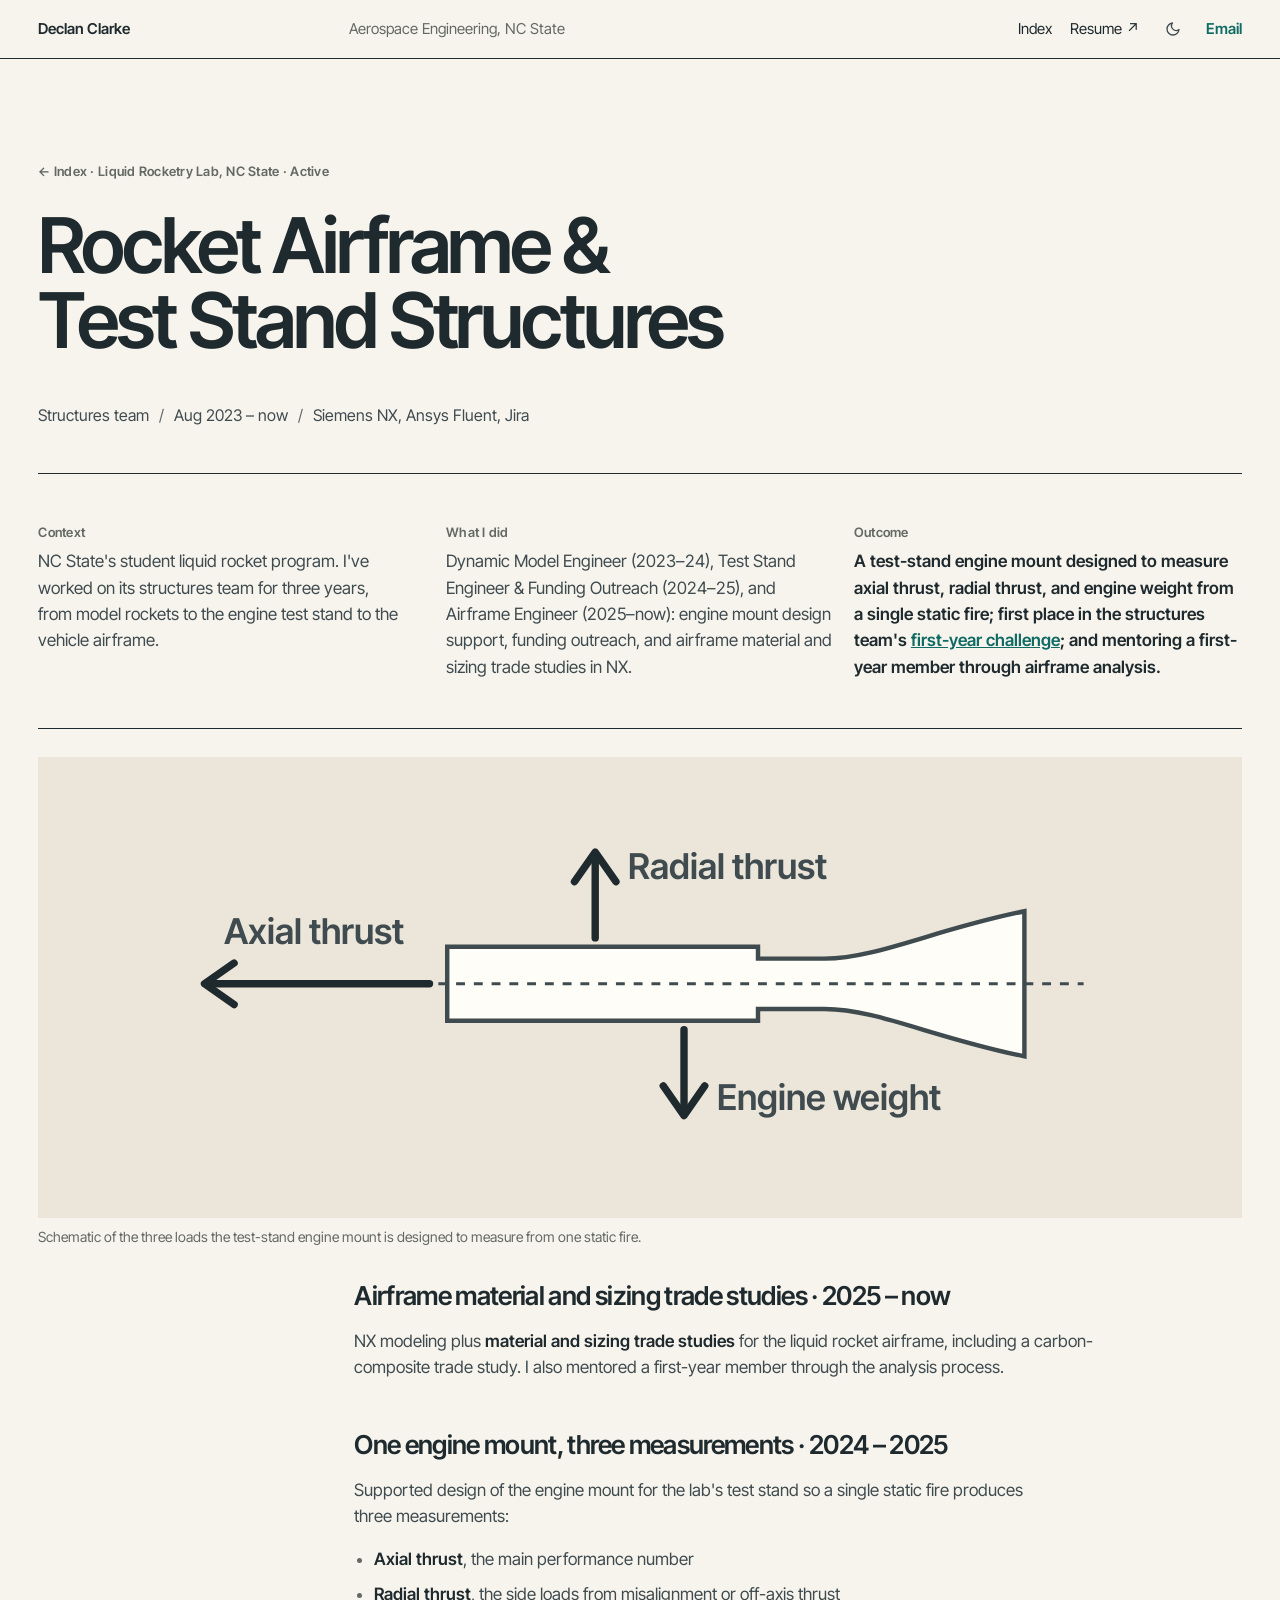
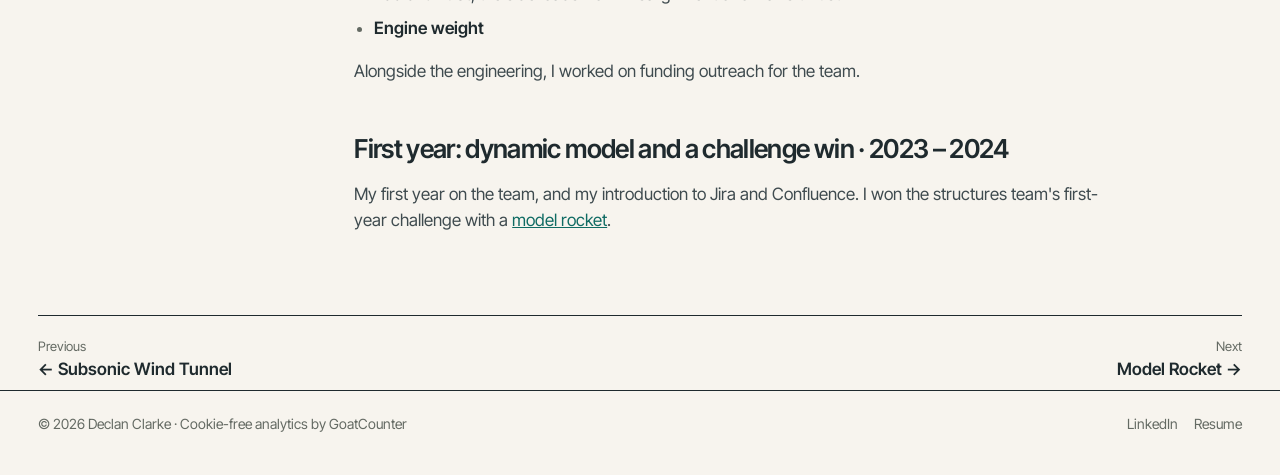
<file: projects/liquid-rocketry-lab.html>
<!doctype html>
<html lang="en">
<head>
  <meta charset="utf-8">
  <meta name="viewport" content="width=device-width, initial-scale=1">
  <title>Rocket Airframe &amp; Test Stand Structures · Declan Clarke</title>
  <meta name="description" content="Three years of structures work at NC State's Liquid Rocketry Lab: airframe trade studies, test stand engine mount design, and funding outreach.">
  <meta property="og:title" content="Rocket Airframe &amp; Test Stand Structures · Declan Clarke">
  <meta property="og:description" content="Three years of structures work at NC State's Liquid Rocketry Lab: airframe trade studies, test stand engine mount design, and funding outreach.">
  <meta property="og:image" content="https://declan-clarke.com/assets/img/headshot.jpg">
  <link rel="icon" href="../assets/img/favicon.svg" type="image/svg+xml">
  <meta name="color-scheme" content="light dark">
  <link rel="preconnect" href="https://fonts.googleapis.com">
  <link rel="preconnect" href="https://fonts.gstatic.com" crossorigin>
  <link href="https://fonts.googleapis.com/css2?family=Inter+Tight:wght@400;500;600;700&display=swap" rel="stylesheet">
  <script src="../assets/js/theme.js"></script>
  <link rel="stylesheet" href="../assets/css/style.css?v=34">
</head>
<body>
<header class="hd-bar"><div class="hd"><a href="../">Declan Clarke</a><span>Aerospace Engineering, NC State</span><nav aria-label="Main"><a href="../#index">Index</a><a href="../assets/files/DeclanClarke_Resume.pdf" target="_blank" rel="noopener" data-goatcounter-click="resume">Resume ↗</a><button class="theme-toggle" type="button" onclick="toggleTheme()" aria-label="Switch between light and dark mode" title="Light / dark"><svg class="moon" viewBox="0 0 24 24" fill="none" stroke="currentColor" stroke-width="2" stroke-linecap="round" stroke-linejoin="round" aria-hidden="true"><path d="M21 12.8A9 9 0 1 1 11.2 3a7 7 0 0 0 9.8 9.8z"/></svg><svg class="sun" viewBox="0 0 24 24" fill="none" stroke="currentColor" stroke-width="2" stroke-linecap="round" aria-hidden="true"><circle cx="12" cy="12" r="4"/><path d="M12 2v2M12 20v2M4.9 4.9l1.4 1.4M17.7 17.7l1.4 1.4M2 12h2M20 12h2M4.9 19.1l1.4-1.4M17.7 6.3l1.4-1.4"/></svg></button><a class="mail" href="mailto:djclarke@ncsu.edu" data-goatcounter-click="email">Email</a></nav></div></header>
<main>
<div class="g">
<section class="hero p"><p class="lbl"><a href="../#index">← Index</a> · Liquid Rocketry Lab, NC State · Active</p><h1>Rocket Airframe &amp; Test Stand Structures</h1>
  <ul class="meta" aria-label="Project details"><li>Structures team</li><li>Aug 2023 – now</li><li>Siemens NX, Ansys Fluent, Jira</li></ul></section>
<section class="blk sum" aria-label="Summary"><div><h2 class="lbl">Context</h2><p>NC State's student liquid rocket program. I've worked on its structures team for three years, from model rockets to the engine test stand to the vehicle airframe.</p></div><div><h2 class="lbl">What I did</h2><p>Dynamic Model Engineer (2023–24), Test Stand Engineer &amp; Funding Outreach (2024–25), and Airframe Engineer (2025–now): engine mount design support, funding outreach, and airframe material and sizing trade studies in NX.</p></div><div class="res"><h2 class="lbl">Outcome</h2><p>A test-stand engine mount designed to measure axial thrust, radial thrust, and engine weight from a single static fire; first place in the structures team's <a href="model-rocket.html">first-year challenge</a>; and mentoring a first-year member through airframe analysis.</p></div></section>
<figure class="lead"><div class="lead-art dia"><svg viewBox="140 5 640 220" role="img" aria-label="Schematic of the three loads the engine mount measures: axial thrust, radial thrust, and engine weight">
              <path class="d-body" d="M330,90 L540,90 L540,98 L585,98 C620,98 660,78 720,66 L720,164 C660,152 620,132 585,132 L540,132 L540,140 L330,140 Z"/>
              <line class="d-line" x1="300" y1="115" x2="760" y2="115" stroke-dasharray="6 6"/>
              <g class="d-hl"><line x1="318" y1="115" x2="170" y2="115"/><path d="M186,101 L166,115 L186,129"/></g>
              <g class="d-hl"><line x1="430" y1="84" x2="430" y2="30"/><path d="M416,46 L430,26 L444,46"/></g>
              <g class="d-hl"><line x1="490" y1="146" x2="490" y2="200"/><path d="M476,184 L490,204 L504,184"/></g>
              <text class="d-text" x="240" y="88" text-anchor="middle">Axial thrust</text>
              <text class="d-text" x="452" y="44">Radial thrust</text>
              <text class="d-text" x="512" y="200">Engine weight</text>
            </svg></div><figcaption>Schematic of the three loads the test-stand engine mount is designed to measure from one static fire.</figcaption></figure>
<div class="body"><article class="prose">
<h2>Airframe material and sizing trade studies · 2025 – now</h2>
    <p>NX modeling plus <b>material and sizing trade studies</b> for the liquid rocket airframe, including a carbon-composite trade study. I also mentored a first-year member through the analysis process.</p>
    <!-- TODO: add what was compared, the criteria, and what the team chose. -->
    <h2>One engine mount, three measurements · 2024 – 2025</h2>
    <p>Supported design of the engine mount for the lab's test stand so a single static fire produces three measurements:</p>
    <ul><li><b>Axial thrust</b>, the main performance number</li><li><b>Radial thrust</b>, the side loads from misalignment or off-axis thrust</li><li><b>Engine weight</b></li></ul>
    <p>Alongside the engineering, I worked on funding outreach for the team.</p>
    <!-- Photo slot: add a <figure><img src="../assets/img/projects/...">...</figure> here, e.g. test-stand-1.jpg -->
    <h2>First year: dynamic model and a challenge win · 2023 – 2024</h2>
    <p>My first year on the team, and my introduction to Jira and Confluence. I won the structures team's first-year challenge with a <a href="model-rocket.html">model rocket</a>.</p>
</article></div>
<nav class="pager" aria-label="More projects"><a href="subsonic-wind-tunnel.html"><small>Previous</small><span>← Subsonic Wind Tunnel</span></a><a class="next" href="model-rocket.html"><small>Next</small><span>Model Rocket →</span></a></nav>
</div>
</main>
<footer class="foot"><div class="g"><span>© 2026 Declan Clarke · Cookie-free analytics by GoatCounter</span><span><a href="https://www.linkedin.com/in/declan-clarke" target="_blank" rel="noopener" data-goatcounter-click="linkedin">LinkedIn</a><a href="../assets/files/DeclanClarke_Resume.pdf" target="_blank" rel="noopener" data-goatcounter-click="resume">Resume</a></span></div></footer>
<script src="../assets/js/lightbox.js" defer></script>
<script data-goatcounter="https://declanclarke.goatcounter.com/count" async src="https://gc.zgo.at/count.js"></script>
</body>
</html>
</file>
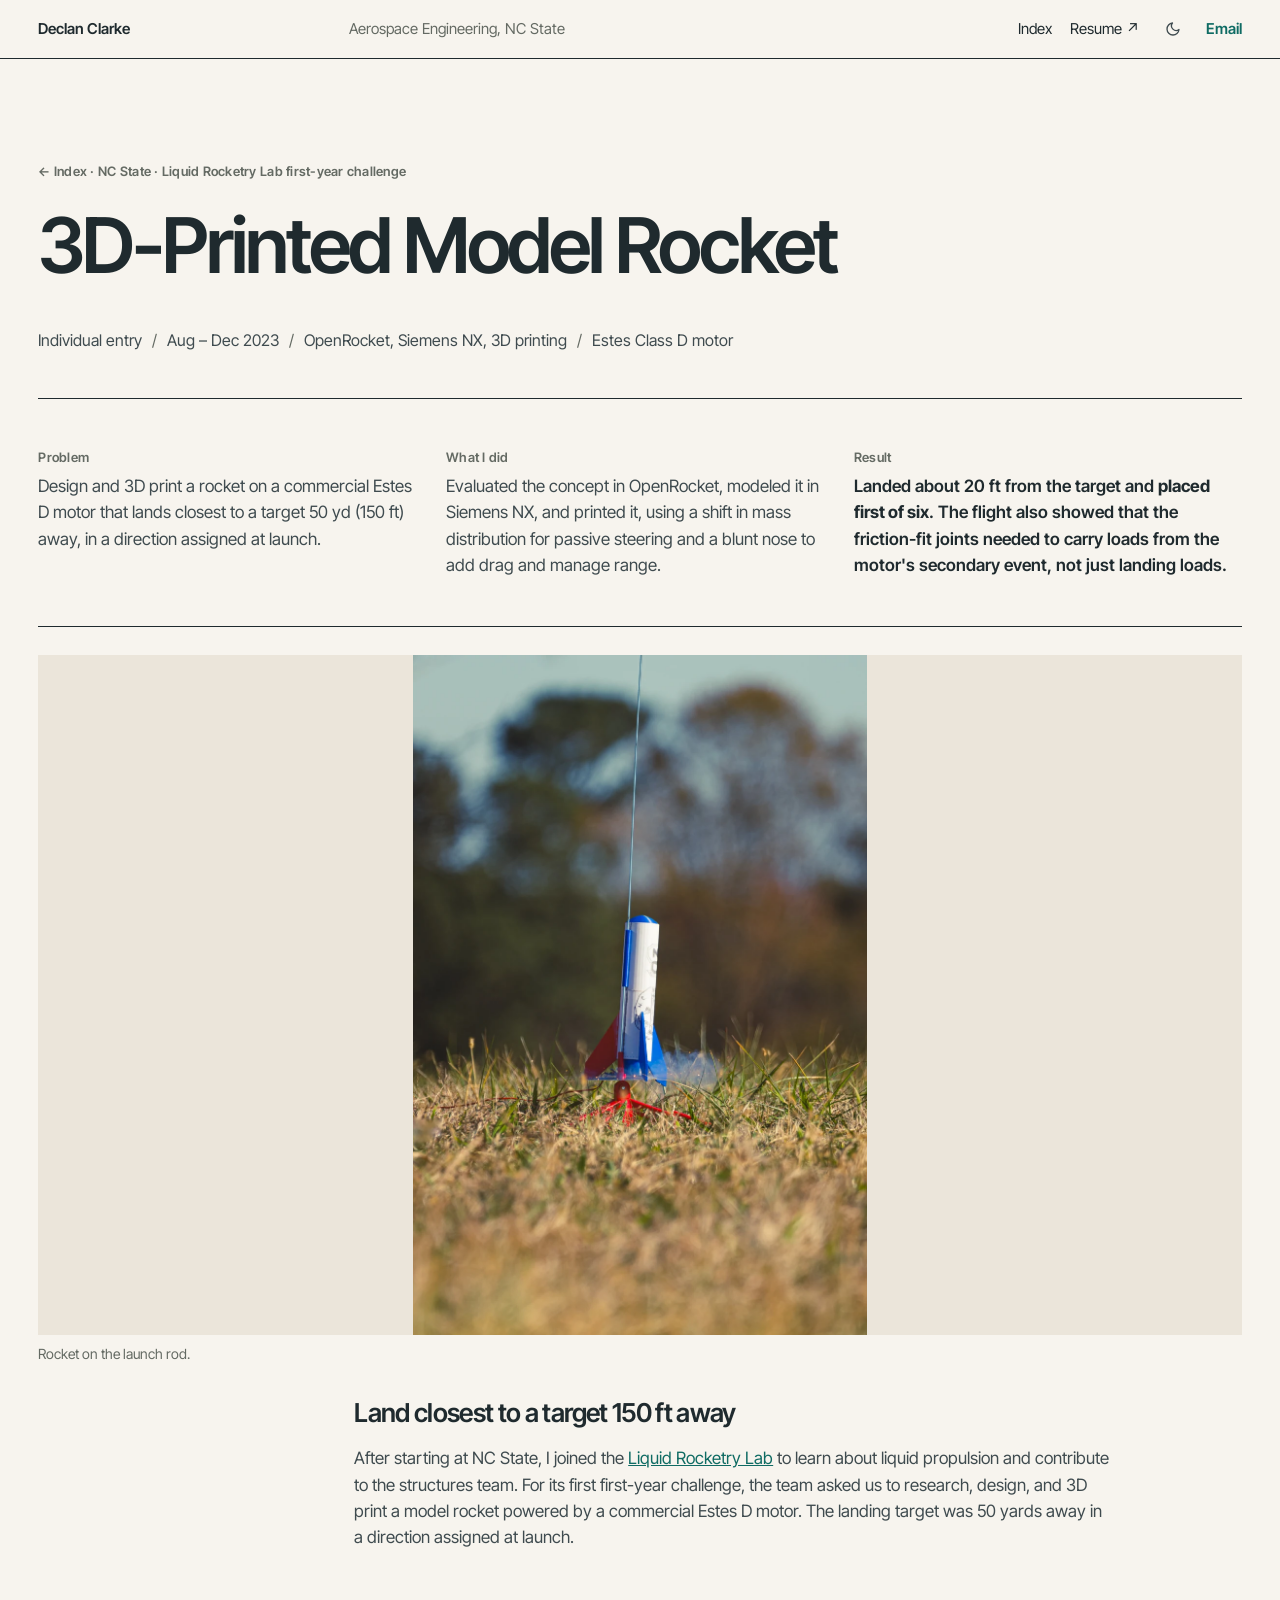
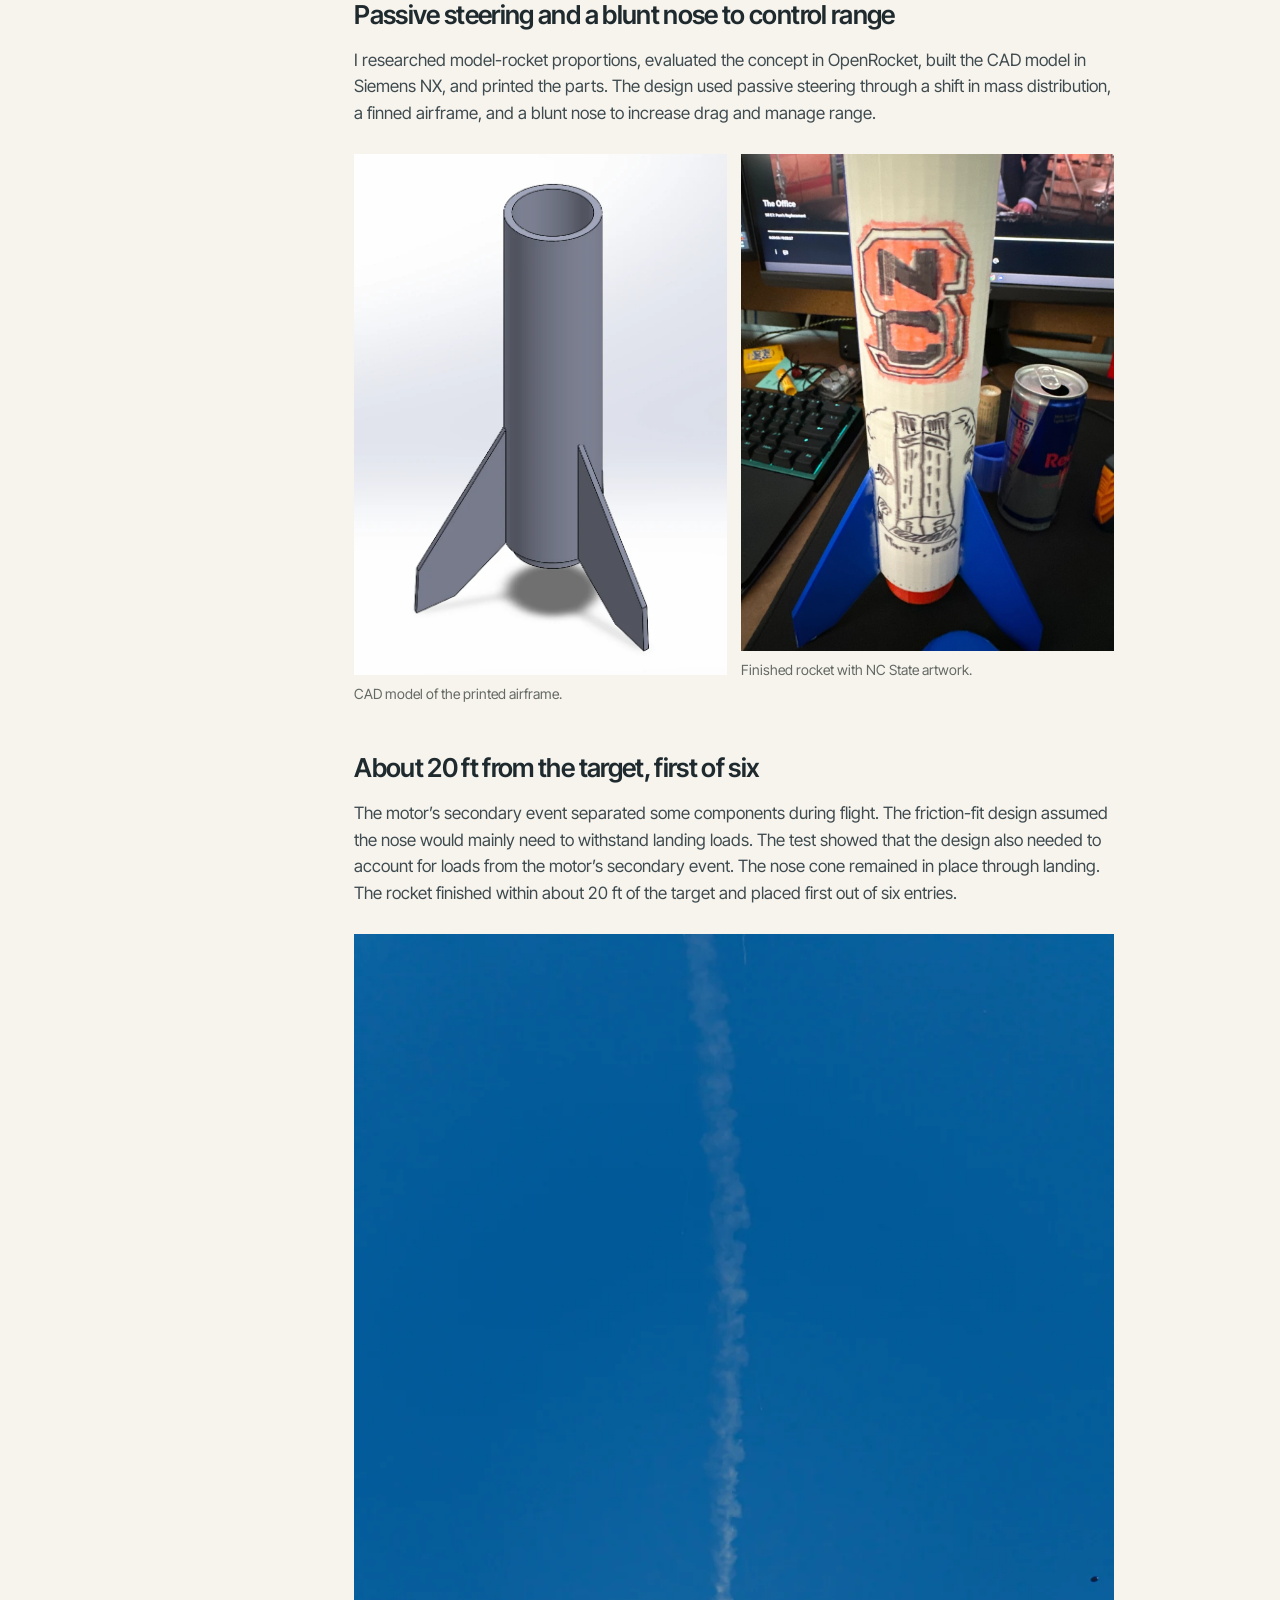
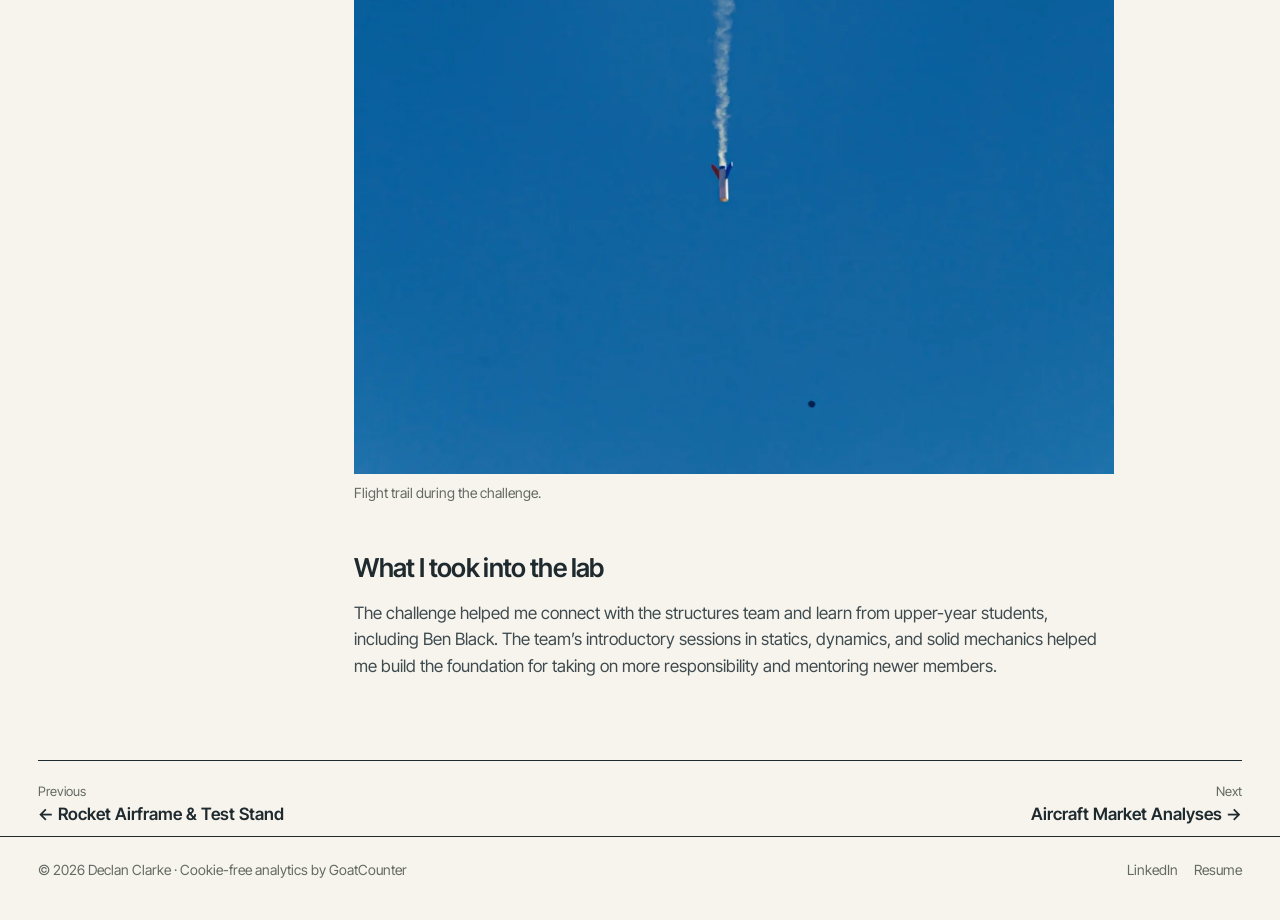
<file: projects/model-rocket.html>
<!doctype html>
<html lang="en">
<head>
  <meta charset="utf-8">
  <meta name="viewport" content="width=device-width, initial-scale=1">
  <title>3D-Printed Model Rocket · Declan Clarke</title>
  <meta name="description" content="I designed, printed, and flew a model rocket that placed first out of six entries by landing closest to the 150-ft target.">
  <meta property="og:title" content="3D-Printed Model Rocket · Declan Clarke">
  <meta property="og:description" content="I designed, printed, and flew a model rocket that placed first out of six entries by landing closest to the 150-ft target.">
  <meta property="og:image" content="https://declan-clarke.com/assets/img/projects/portfolio/rocket-finished.webp">
  <link rel="icon" href="../assets/img/favicon.svg" type="image/svg+xml">
  <meta name="color-scheme" content="light dark">
  <link rel="preconnect" href="https://fonts.googleapis.com">
  <link rel="preconnect" href="https://fonts.gstatic.com" crossorigin>
  <link href="https://fonts.googleapis.com/css2?family=Inter+Tight:wght@400;500;600;700&display=swap" rel="stylesheet">
  <script src="../assets/js/theme.js"></script>
  <link rel="stylesheet" href="../assets/css/style.css?v=34">
</head>
<body>
<header class="hd-bar"><div class="hd"><a href="../">Declan Clarke</a><span>Aerospace Engineering, NC State</span><nav aria-label="Main"><a href="../#index">Index</a><a href="../assets/files/DeclanClarke_Resume.pdf" target="_blank" rel="noopener" data-goatcounter-click="resume">Resume ↗</a><button class="theme-toggle" type="button" onclick="toggleTheme()" aria-label="Switch between light and dark mode" title="Light / dark"><svg class="moon" viewBox="0 0 24 24" fill="none" stroke="currentColor" stroke-width="2" stroke-linecap="round" stroke-linejoin="round" aria-hidden="true"><path d="M21 12.8A9 9 0 1 1 11.2 3a7 7 0 0 0 9.8 9.8z"/></svg><svg class="sun" viewBox="0 0 24 24" fill="none" stroke="currentColor" stroke-width="2" stroke-linecap="round" aria-hidden="true"><circle cx="12" cy="12" r="4"/><path d="M12 2v2M12 20v2M4.9 4.9l1.4 1.4M17.7 17.7l1.4 1.4M2 12h2M20 12h2M4.9 19.1l1.4-1.4M17.7 6.3l1.4-1.4"/></svg></button><a class="mail" href="mailto:djclarke@ncsu.edu" data-goatcounter-click="email">Email</a></nav></div></header>
<main>
<div class="g">
<section class="hero p"><p class="lbl"><a href="../#index">← Index</a> · NC State · Liquid Rocketry Lab first-year challenge</p><h1>3D-Printed Model Rocket</h1>
  <ul class="meta" aria-label="Project details"><li>Individual entry</li><li>Aug – Dec 2023</li><li>OpenRocket, Siemens NX, 3D printing</li><li>Estes Class D motor</li></ul></section>
<section class="blk sum" aria-label="Summary"><div><h2 class="lbl">Problem</h2><p>Design and 3D print a rocket on a commercial Estes D motor that lands closest to a target 50 yd (150 ft) away, in a direction assigned at launch.</p></div><div><h2 class="lbl">What I did</h2><p>Evaluated the concept in OpenRocket, modeled it in Siemens NX, and printed it, using a shift in mass distribution for passive steering and a blunt nose to add drag and manage range.</p></div><div class="res"><h2 class="lbl">Result</h2><p>Landed about 20 ft from the target and <b>placed first of six</b>. The flight also showed that the friction-fit joints needed to carry loads from the motor's secondary event, not just landing loads.</p></div></section>
<figure class="lead"><div class="lead-art"><img src="../assets/img/projects/portfolio/rocket-launch.webp" alt="Model rocket positioned at the launch site" width="933" height="1400" decoding="async"></div><figcaption>Rocket on the launch rod.</figcaption></figure>
<div class="body"><article class="prose">
<h2>Land closest to a target 150 ft away</h2>
    <p>After starting at NC State, I joined the <a href="https://liquidrocketry.com/">Liquid Rocketry Lab</a> to learn about liquid propulsion and contribute to the structures team. For its first first-year challenge, the team asked us to research, design, and 3D print a model rocket powered by a commercial Estes D motor. The landing target was 50 yards away in a direction assigned at launch.</p>

    <h2>Passive steering and a blunt nose to control range</h2>
    <p>I researched model-rocket proportions, evaluated the concept in OpenRocket, built the CAD model in Siemens NX, and printed the parts. The design used passive steering through a shift in mass distribution, a finned airframe, and a blunt nose to increase drag and manage range.</p>
    <div class="duo">
      <figure><img src="../assets/img/projects/portfolio/rocket-cad.webp" alt="CAD rendering of the model rocket airframe and fins" width="773" height="1079" loading="lazy" decoding="async"><figcaption>CAD model of the printed airframe.</figcaption></figure>
      <figure><img src="../assets/img/projects/portfolio/rocket-finished.webp" alt="Finished model rocket with the NC State logo and a hand-drawn Bell Tower" width="1050" height="1400" loading="lazy" decoding="async"><figcaption>Finished rocket with NC State artwork.</figcaption></figure>
    </div>

    <h2>About 20 ft from the target, first of six</h2>
    <p>The motor’s secondary event separated some components during flight. The friction-fit design assumed the nose would mainly need to withstand landing loads. The test showed that the design also needed to account for loads from the motor’s secondary event. The nose cone remained in place through landing. The rocket finished within about 20 ft of the target and placed first out of six entries.</p>
    <figure><img src="../assets/img/projects/portfolio/rocket-flight.webp" alt="Model rocket smoke trail in flight" width="933" height="1400" loading="lazy" decoding="async"><figcaption>Flight trail during the challenge.</figcaption></figure>

    <h2>What I took into the lab</h2>
    <p>The challenge helped me connect with the structures team and learn from upper-year students, including Ben Black. The team’s introductory sessions in statics, dynamics, and solid mechanics helped me build the foundation for taking on more responsibility and mentoring newer members.</p>
</article></div>
<nav class="pager" aria-label="More projects"><a href="liquid-rocketry-lab.html"><small>Previous</small><span>← Rocket Airframe &amp; Test Stand</span></a><a class="next" href="aircraft-market-data.html"><small>Next</small><span>Aircraft Market Analyses →</span></a></nav>
</div>
</main>
<footer class="foot"><div class="g"><span>© 2026 Declan Clarke · Cookie-free analytics by GoatCounter</span><span><a href="https://www.linkedin.com/in/declan-clarke" target="_blank" rel="noopener" data-goatcounter-click="linkedin">LinkedIn</a><a href="../assets/files/DeclanClarke_Resume.pdf" target="_blank" rel="noopener" data-goatcounter-click="resume">Resume</a></span></div></footer>
<script src="../assets/js/lightbox.js" defer></script>
<script data-goatcounter="https://declanclarke.goatcounter.com/count" async src="https://gc.zgo.at/count.js"></script>
</body>
</html>
</file>
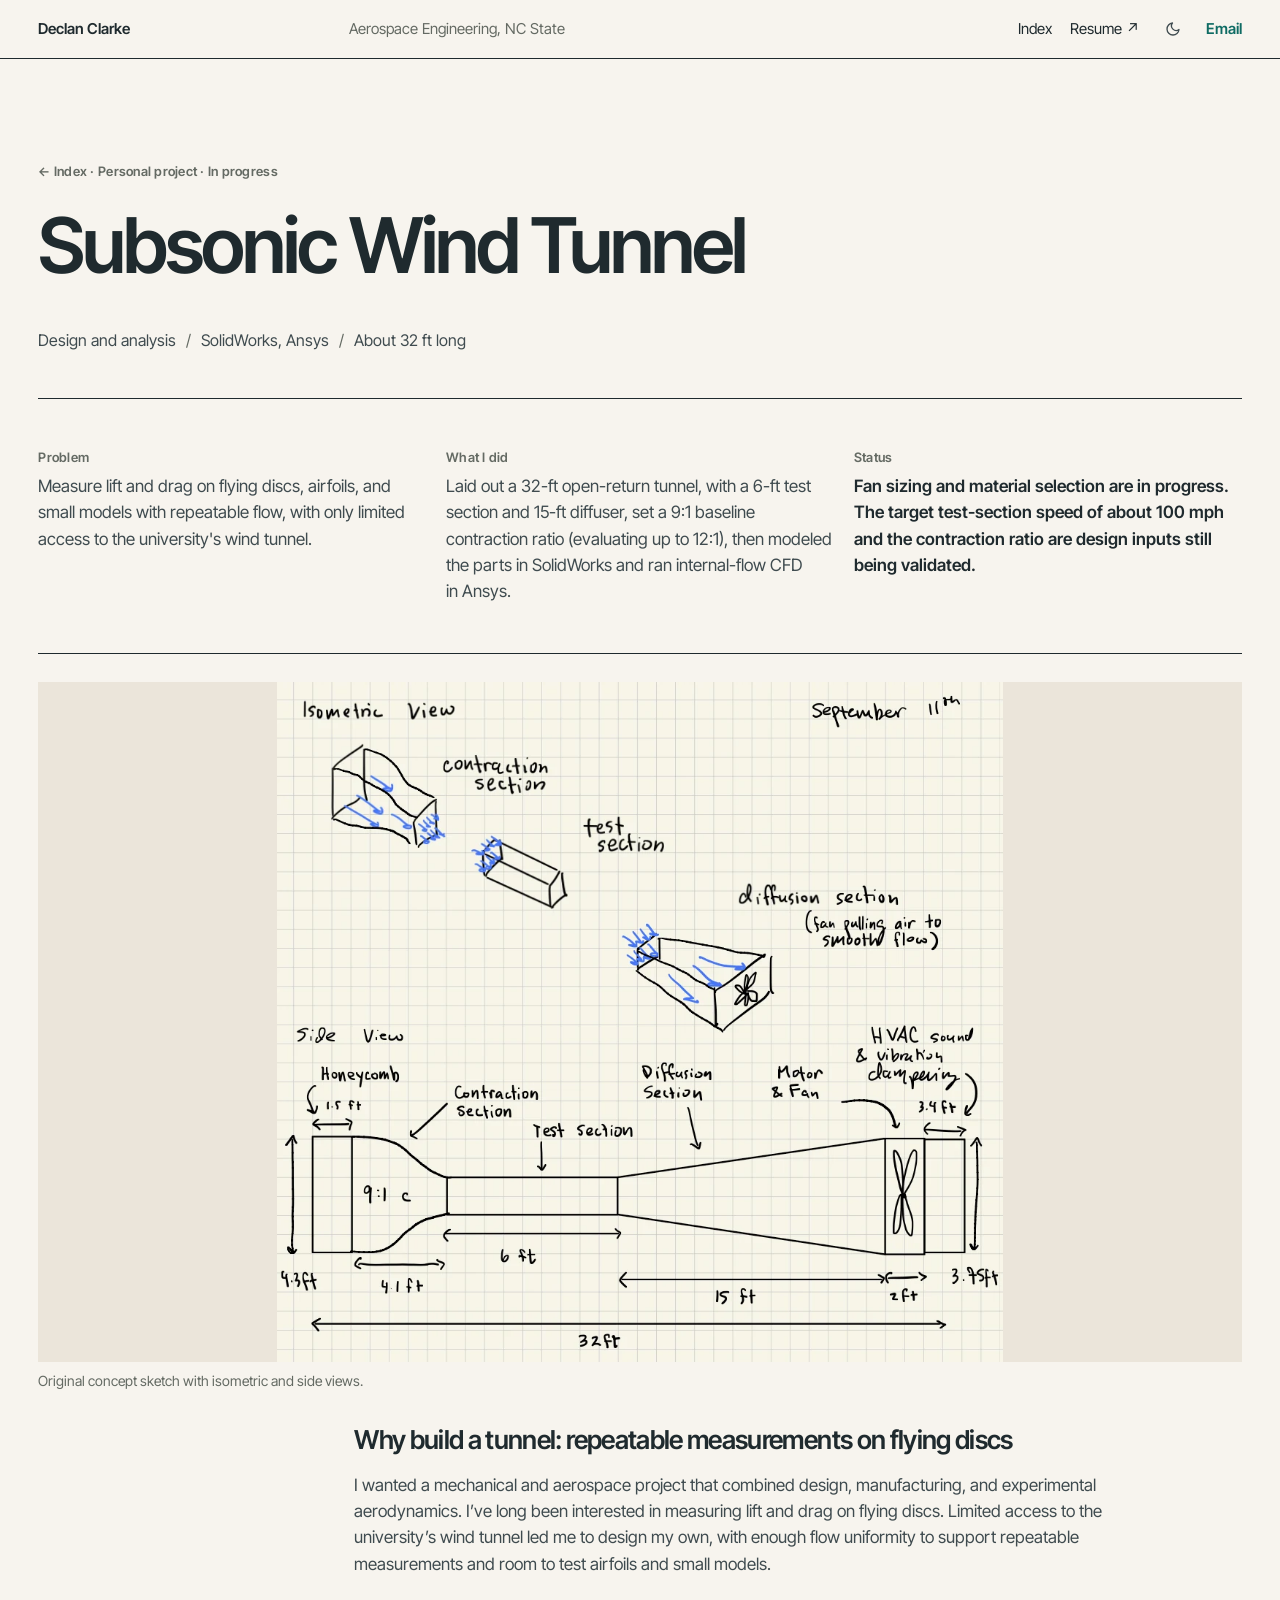
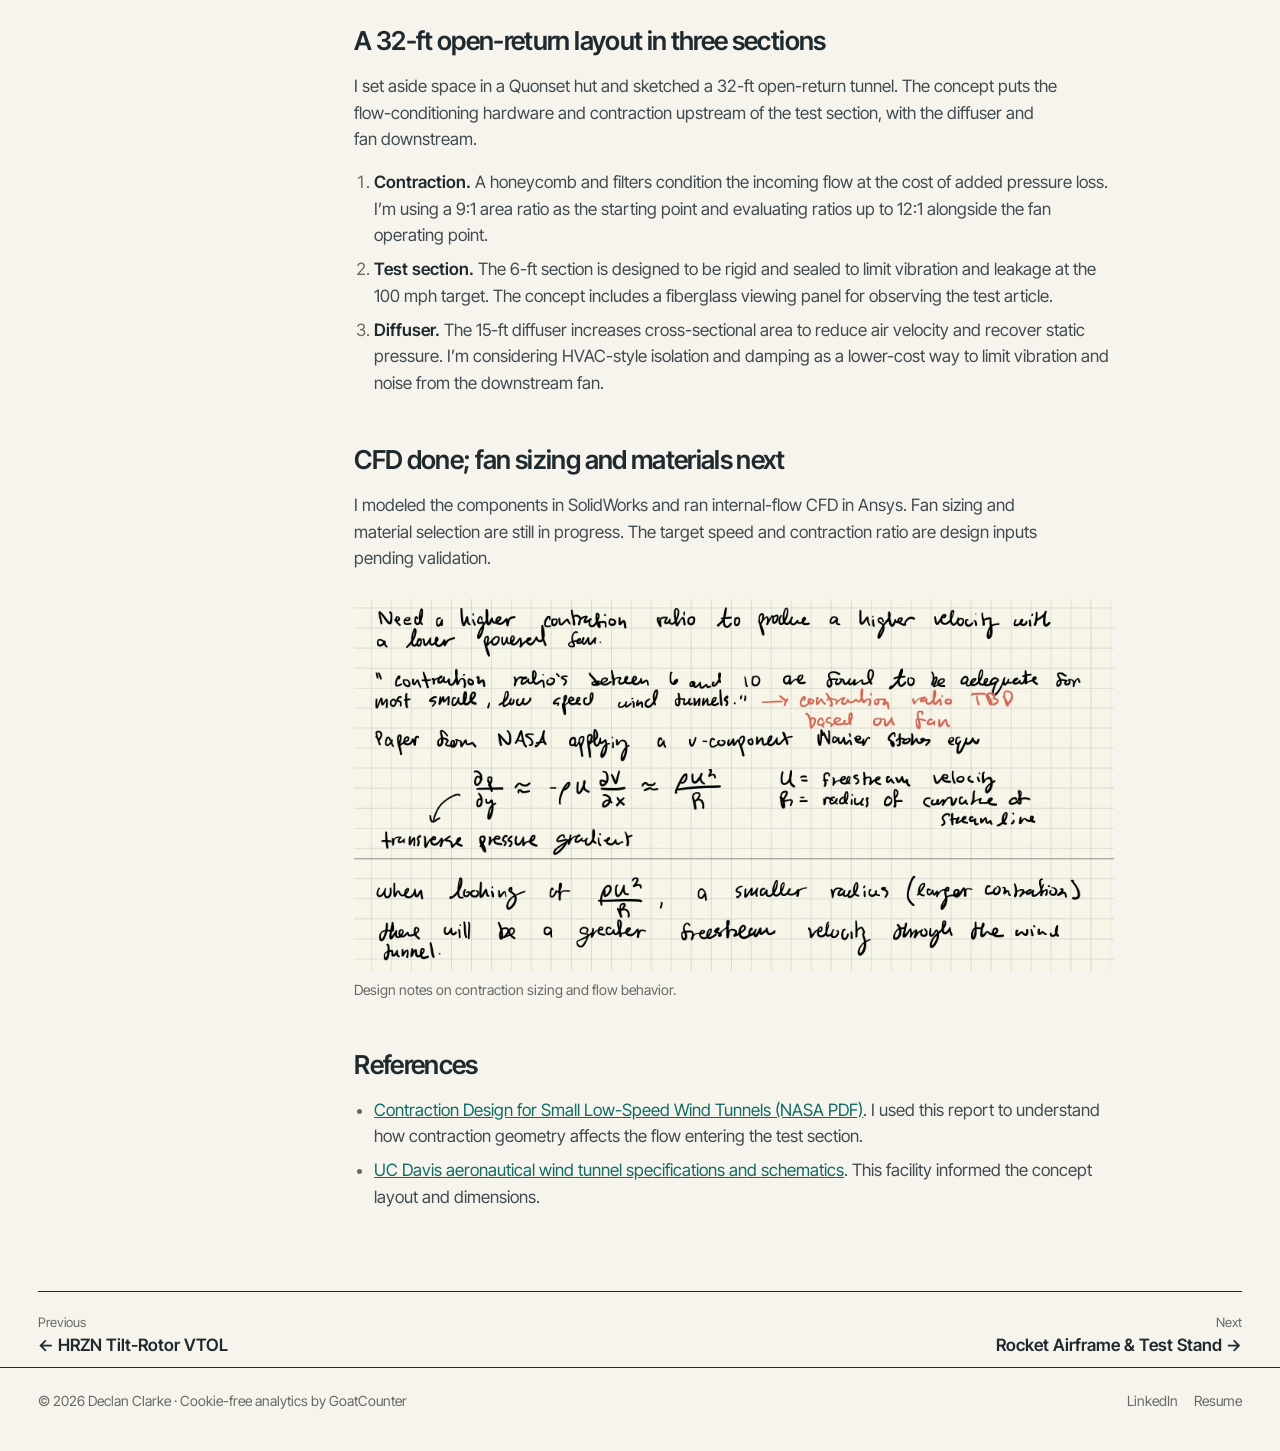
<file: projects/subsonic-wind-tunnel.html>
<!doctype html>
<html lang="en">
<head>
  <meta charset="utf-8">
  <meta name="viewport" content="width=device-width, initial-scale=1">
  <title>Subsonic Wind Tunnel · Declan Clarke</title>
  <meta name="description" content="I’m designing a 32-ft subsonic wind tunnel to measure lift and drag on flying discs. The target test-section speed is approximately 100 mph.">
  <meta property="og:title" content="Subsonic Wind Tunnel · Declan Clarke">
  <meta property="og:description" content="I’m designing a 32-ft subsonic wind tunnel to measure lift and drag on flying discs. The target test-section speed is approximately 100 mph.">
  <meta property="og:image" content="https://declan-clarke.com/assets/img/projects/portfolio/tunnel-concept.webp">
  <link rel="icon" href="../assets/img/favicon.svg" type="image/svg+xml">
  <meta name="color-scheme" content="light dark">
  <link rel="preconnect" href="https://fonts.googleapis.com">
  <link rel="preconnect" href="https://fonts.gstatic.com" crossorigin>
  <link href="https://fonts.googleapis.com/css2?family=Inter+Tight:wght@400;500;600;700&display=swap" rel="stylesheet">
  <script src="../assets/js/theme.js"></script>
  <link rel="stylesheet" href="../assets/css/style.css?v=34">
</head>
<body>
<header class="hd-bar"><div class="hd"><a href="../">Declan Clarke</a><span>Aerospace Engineering, NC State</span><nav aria-label="Main"><a href="../#index">Index</a><a href="../assets/files/DeclanClarke_Resume.pdf" target="_blank" rel="noopener" data-goatcounter-click="resume">Resume ↗</a><button class="theme-toggle" type="button" onclick="toggleTheme()" aria-label="Switch between light and dark mode" title="Light / dark"><svg class="moon" viewBox="0 0 24 24" fill="none" stroke="currentColor" stroke-width="2" stroke-linecap="round" stroke-linejoin="round" aria-hidden="true"><path d="M21 12.8A9 9 0 1 1 11.2 3a7 7 0 0 0 9.8 9.8z"/></svg><svg class="sun" viewBox="0 0 24 24" fill="none" stroke="currentColor" stroke-width="2" stroke-linecap="round" aria-hidden="true"><circle cx="12" cy="12" r="4"/><path d="M12 2v2M12 20v2M4.9 4.9l1.4 1.4M17.7 17.7l1.4 1.4M2 12h2M20 12h2M4.9 19.1l1.4-1.4M17.7 6.3l1.4-1.4"/></svg></button><a class="mail" href="mailto:djclarke@ncsu.edu" data-goatcounter-click="email">Email</a></nav></div></header>
<main>
<div class="g">
<section class="hero p"><p class="lbl"><a href="../#index">← Index</a> · Personal project · In progress</p><h1>Subsonic Wind Tunnel</h1>
  <ul class="meta" aria-label="Project details"><li>Design and analysis</li><li>SolidWorks, Ansys</li><li>About 32 ft long</li></ul></section>
<section class="blk sum" aria-label="Summary"><div><h2 class="lbl">Problem</h2><p>Measure lift and drag on flying discs, airfoils, and small models with repeatable flow, with only limited access to the university's wind tunnel.</p></div><div><h2 class="lbl">What I did</h2><p>Laid out a 32-ft open-return tunnel, with a 6-ft test section and 15-ft diffuser, set a 9:1 baseline contraction ratio (evaluating up to 12:1), then modeled the parts in SolidWorks and ran internal-flow CFD in Ansys.</p></div><div class="res"><h2 class="lbl">Status</h2><p>Fan sizing and material selection are in progress. The target test-section speed of about 100 mph and the contraction ratio are design inputs still being validated.</p></div></section>
<figure class="lead"><div class="lead-art"><a href="../assets/img/projects/portfolio/tunnel-concept.webp" target="_blank" rel="noopener" aria-label="Open full-size image. Hand-drawn isometric sketches and dimensioned side view of the wind tunnel"><img src="../assets/img/projects/portfolio/tunnel-concept.webp" alt="Hand-drawn isometric sketches and dimensioned side view of the wind tunnel" width="994" height="931" decoding="async"></a></div><figcaption>Original concept sketch with isometric and side views.</figcaption></figure>
<div class="body"><article class="prose">
<h2>Why build a tunnel: repeatable measurements on flying discs</h2>
    <p>I wanted a mechanical and aerospace project that combined design, manufacturing, and experimental aerodynamics. I’ve long been interested in measuring lift and drag on flying discs. Limited access to the university’s wind tunnel led me to design my own, with enough flow uniformity to support repeatable measurements and room to test airfoils and small models.</p>
    <h2>A 32-ft open-return layout in three sections</h2>
    <p>I set aside space in a Quonset hut and sketched a 32-ft open-return tunnel. The concept puts the flow-conditioning hardware and contraction upstream of the test section, with the diffuser and fan downstream.</p>
    <ol>
      <li><b>Contraction.</b> A honeycomb and filters condition the incoming flow at the cost of added pressure loss. I’m using a 9:1 area ratio as the starting point and evaluating ratios up to 12:1 alongside the fan operating point.</li>
      <li><b>Test section.</b> The 6-ft section is designed to be rigid and sealed to limit vibration and leakage at the 100 mph target. The concept includes a fiberglass viewing panel for observing the test article.</li>
      <li><b>Diffuser.</b> The 15-ft diffuser increases cross-sectional area to reduce air velocity and recover static pressure. I’m considering HVAC-style isolation and damping as a lower-cost way to limit vibration and noise from the downstream fan.</li>
    </ol>
    <h2>CFD done; fan sizing and materials next</h2>
    <p>I modeled the components in SolidWorks and ran internal-flow CFD in Ansys. Fan sizing and material selection are still in progress. The target speed and contraction ratio are design inputs pending validation.</p>
    <figure><a href="../assets/img/projects/portfolio/tunnel-contraction-notes.webp" target="_blank" rel="noopener" aria-label="Open full-size image. Handwritten notes on contraction ratio, freestream velocity, and pressure gradients"><img src="../assets/img/projects/portfolio/tunnel-contraction-notes.webp" alt="Handwritten notes on contraction ratio, freestream velocity, and pressure gradients" width="994" height="486" loading="lazy" decoding="async"></a><figcaption>Design notes on contraction sizing and flow behavior.</figcaption></figure>
    <h2>References</h2>
    <ul>
      <li><a href="https://ntrs.nasa.gov/api/citations/19880012661/downloads/19880012661.pdf">Contraction Design for Small Low-Speed Wind Tunnels (NASA PDF)</a>. I used this report to understand how contraction geometry affects the flow entering the test section.</li>
      <li><a href="https://flight.engr.ucdavis.edu/facilities/aeronautical-wind-tunnel/">UC Davis aeronautical wind tunnel specifications and schematics</a>. This facility informed the concept layout and dimensions.</li>
    </ul>
</article></div>
<nav class="pager" aria-label="More projects"><a href="hrzn-vtol.html"><small>Previous</small><span>← HRZN Tilt-Rotor VTOL</span></a><a class="next" href="liquid-rocketry-lab.html"><small>Next</small><span>Rocket Airframe &amp; Test Stand →</span></a></nav>
</div>
</main>
<footer class="foot"><div class="g"><span>© 2026 Declan Clarke · Cookie-free analytics by GoatCounter</span><span><a href="https://www.linkedin.com/in/declan-clarke" target="_blank" rel="noopener" data-goatcounter-click="linkedin">LinkedIn</a><a href="../assets/files/DeclanClarke_Resume.pdf" target="_blank" rel="noopener" data-goatcounter-click="resume">Resume</a></span></div></footer>
<script src="../assets/js/lightbox.js" defer></script>
<script data-goatcounter="https://declanclarke.goatcounter.com/count" async src="https://gc.zgo.at/count.js"></script>
</body>
</html>
</file>
<file: assets/css/style.css>
/* declan-clarke.com: "Primary" layout, Paper & Teal palette (Nov 2026).
   Colors live in the two palette blocks below. One accent (teal) is used only for the main action
   and links; everything else is ink and gray. Every text color passes WCAG AA (4.5:1) in both modes. */

:root {
  --bg: #f7f4ee; --surface: #fffdf8; --sunken: #efe9df; --render: #ebe5da;
  --ink: #1f2a2e; --ink-2: #3f4b4f; --muted: #646a63; --line: #e3dccf; --rule: #1f2a2e;
  --accent: #0f6b63; --on-accent: #ffffff; --accent-hover: #0b524c; --link: #0f6b63;
  --font: "Inter Tight", "Helvetica Neue", Arial, sans-serif;
  --wide: 1320px; --read: 760px;
  color-scheme: light;
}
@media (prefers-color-scheme: dark) {
  :root:not([data-theme="light"]) {
    --bg: #141a1b; --surface: #1b2224; --sunken: #212a2c; --render: #20282a;
    --ink: #ece7dc; --ink-2: #c2c8c1; --muted: #949d97; --line: #2d393b; --rule: #ece7dc;
    --accent: #4fb3a7; --on-accent: #0b1a18; --accent-hover: #6ec8bc; --link: #6ec8bc; color-scheme: dark;
  }
}
:root[data-theme="dark"] {
  --bg: #141a1b; --surface: #1b2224; --sunken: #212a2c; --render: #20282a;
  --ink: #ece7dc; --ink-2: #c2c8c1; --muted: #949d97; --line: #2d393b; --rule: #ece7dc;
  --accent: #4fb3a7; --on-accent: #0b1a18; --accent-hover: #6ec8bc; --link: #6ec8bc; color-scheme: dark;
}

*, *::before, *::after { box-sizing: border-box; }
html { -webkit-text-size-adjust: 100%; scroll-behavior: smooth; scroll-padding-top: 72px; }
body { margin: 0; background: var(--bg); color: var(--ink); font: 17px/1.55 var(--font); -webkit-font-smoothing: antialiased; }
img { display: block; max-width: 100%; height: auto; }
a { color: inherit; }
h1, h2, h3 { text-wrap: balance; } p, li { text-wrap: pretty; }
::selection { background: var(--accent); color: var(--on-accent); }
:focus-visible { outline: 2px solid var(--link); outline-offset: 3px; }
.nowrap { white-space: nowrap; }
.g, .hd { max-width: var(--wide); margin: 0 auto; padding-left: clamp(18px, 3vw, 40px); padding-right: clamp(18px, 3vw, 40px); }
.lbl { font-size: 13px; font-weight: 600; letter-spacing: .02em; color: var(--muted); margin: 0; }

/* ---------- Header ---------- */
.hd-bar { position: sticky; top: 0; z-index: 20; background: var(--bg); border-bottom: 1px solid var(--rule); }
.hd { display: grid; grid-template-columns: 3fr 4fr 5fr; gap: 20px; align-items: center; height: 58px; font-size: 15px; }
.hd a { text-decoration: none; } .hd > a { font-weight: 600; } .hd > span { color: var(--muted); }
.hd nav { display: flex; gap: 18px; justify-content: flex-end; align-items: center; }
.hd nav a:hover { text-decoration: underline; text-underline-offset: 4px; }
.hd .mail { color: var(--link); font-weight: 600; }
.theme-toggle { display: inline-grid; place-items: center; width: 30px; height: 30px; padding: 0; background: none; border: 0; color: var(--ink-2); cursor: pointer; }
.theme-toggle svg { width: 16px; height: 16px; }
.theme-toggle .sun { display: none; }
:root[data-theme="dark"] .theme-toggle .sun { display: block; } :root[data-theme="dark"] .theme-toggle .moon { display: none; }
@media (prefers-color-scheme: dark) { :root:not([data-theme="light"]) .theme-toggle .sun { display: block; } :root:not([data-theme="light"]) .theme-toggle .moon { display: none; } }
@media (max-width: 760px) { .hd { grid-template-columns: 1fr auto; font-size: 14px; } .hd > span { display: none; } .hd nav { gap: 12px; } .hd nav .hide-sm { display: none; } }

/* ---------- Homepage hero ---------- */
.hero { display: grid; grid-template-columns: repeat(12, minmax(0, 1fr)); gap: 20px; padding: clamp(48px, 8vw, 112px) 0 clamp(40px, 6vw, 72px); border-bottom: 1px solid var(--rule); }
.hero h1 { grid-column: 1 / span 10; font-size: clamp(40px, 6.6vw, 96px); line-height: .98; letter-spacing: -.04em; font-weight: 600; margin: 0 0 clamp(24px, 4vw, 48px); }
.hero-b { grid-column: 4 / span 9; display: grid; grid-template-columns: 220px minmax(0, 1fr); grid-template-rows: auto 1fr; gap: 0 28px; align-items: start; }
.hero-b img { grid-row: 1 / span 2; }
.hero-b img { width: 220px; height: 264px; object-fit: cover; object-position: 50% 28%; }
.hero-b p { margin: 0; color: var(--ink-2); font-size: 18px; } .hero-b p b { color: var(--ink); font-weight: 600; }
.cta { grid-column: 2; grid-row: 2; display: flex; flex-wrap: wrap; gap: 12px 18px; align-items: center; color: var(--muted); font-size: 15px; }
.hero-b .cta { margin-top: 28px; } /* same as the photo/text gutter; needs .hero-b to beat ".hero-b p { margin: 0 }" */
.btn { display: inline-flex; align-items: center; padding: 12px 18px; background: var(--accent); color: var(--on-accent); text-decoration: none; font-weight: 600; font-size: 15px; border: 0; cursor: pointer; font-family: inherit; }
.btn:hover { background: var(--accent-hover); }
.btn.line { background: transparent; color: var(--ink); box-shadow: inset 0 0 0 1.5px var(--ink); } .btn.line:hover { background: var(--sunken); }
@media (max-width: 860px) { .hero h1, .hero-b { grid-column: 1 / -1; } }
@media (max-width: 640px) { .hero-b { grid-template-columns: 1fr; grid-template-rows: auto; gap: 24px; } .hero-b img { grid-row: auto; width: 180px; height: 216px; } .hero-b .cta { grid-column: 1 / -1; grid-row: auto; margin-top: 0; } }

/* ---------- Blocks with a label column ---------- */
.blk { display: grid; grid-template-columns: 3fr 9fr; gap: 20px; padding: clamp(28px, 4vw, 48px) 0; border-bottom: 1px solid var(--rule); }
.blk > .lbl { padding-top: 4px; }
@media (max-width: 760px) { .blk { grid-template-columns: 1fr; } }

/* Project index */
.ixs { border-top: 1px solid var(--line); }
.ix { display: grid; grid-template-columns: 44px 72px minmax(0, 1.25fr) minmax(0, 1fr) 150px; gap: 16px; align-items: center; padding: 14px 0; border-bottom: 1px solid var(--line); text-decoration: none; }
.ix:not(.hd-row):hover .ti { text-decoration: underline; text-underline-offset: 4px; }
.hd-row { padding: 8px 0; font-size: 12.5px; color: var(--muted); font-weight: 600; }
.ix .n, .ix .y { color: var(--muted); font-size: 15px; font-variant-numeric: tabular-nums; }
.ti { font-size: 21px; font-weight: 600; letter-spacing: -.015em; line-height: 1.2; } .ti small { display: block; font-size: 14px; color: var(--muted); font-weight: 400; letter-spacing: 0; margin-top: 2px; }
.rs { font-size: 15.5px; color: var(--ink); }
.th { height: 84px; background: var(--sunken); overflow: hidden; display: grid; place-items: center; position: relative; }
.th img { position: absolute; inset: 0; width: 100%; height: 100%; object-fit: cover; }
.th.r { background: var(--render); } .th.r img { object-fit: contain; padding: 4px; }
.th.dia { padding: 6px 10px; } .th.dia svg { position: relative; width: 100%; height: auto; }
.hd-row .th { background: none; height: auto; }
.ix-more { display: inline-block; margin-top: 16px; font-weight: 600; color: var(--link); text-decoration: none; } .ix-more:hover { text-decoration: underline; text-underline-offset: 4px; }
@media (max-width: 860px) { .ix { grid-template-columns: 36px minmax(0, 1fr) 110px; } .ix .y { display: none; } .rs { grid-column: 2; grid-row: 2; font-size: 14.5px; } .th { grid-row: 1 / span 2; grid-column: 3; height: 72px; } .hd-row { display: none; } }

/* Experience, skills, contact */
.cvr { display: grid; grid-template-columns: 180px minmax(0, 1fr); gap: 20px; padding: 14px 0; border-top: 1px solid var(--line); }
.cvr:first-child { border-top: 0; padding-top: 0; }
.cvr .y { color: var(--muted); font-size: 15px; padding-top: 5px; } .cvr h3 { margin: 0 0 4px; font-size: 24px; line-height: 1.2; font-weight: 600; letter-spacing: -.02em; color: var(--ink); }
.cvr p { margin: 0; color: var(--ink-2); } .cvr .org-l { color: var(--muted); margin-bottom: 4px; font-size: 15.5px; } .cv-note { margin: 18px 0 0; } .cvr a { color: var(--link); }
@media (max-width: 600px) { .cvr { grid-template-columns: 1fr; gap: 2px; } }
.sk { display: grid; grid-template-columns: 160px minmax(0, 1fr); gap: 10px 20px; margin: 0; } .sk dt { color: var(--muted); } .sk dd { margin: 0; }
@media (max-width: 600px) { .sk { grid-template-columns: 1fr; gap: 2px; } .sk dd { margin-bottom: 10px; } }
.big { font-size: clamp(28px, 4vw, 52px); line-height: 1.15; letter-spacing: -.03em; font-weight: 600; margin: 0 0 18px; } .big a { text-decoration: none; } .big a:hover { color: var(--link); }
.contact-note { color: var(--ink-2); margin: 0 0 18px; }
.end { border-bottom: 0; }
.foot { border-top: 1px solid var(--rule); }
.foot .g { display: flex; justify-content: space-between; flex-wrap: wrap; gap: 10px; padding-top: 22px; padding-bottom: 40px; font-size: 14px; color: var(--muted); }
.foot a { text-decoration: none; margin-left: 16px; } .foot a:hover { color: var(--ink); }

/* ---------- Project pages ---------- */
.hero.p { padding-bottom: clamp(28px, 4vw, 44px); } .hero.p .lbl { grid-column: 1 / -1; margin-bottom: 6px; }
.hero.p .lbl a { text-decoration: none; } .hero.p .lbl a:hover { color: var(--ink); }
.hero.p h1 { grid-column: 1 / -1; font-size: clamp(38px, 6vw, 84px); margin-bottom: 24px; }
.meta { grid-column: 1 / -1; margin: 0; padding: 0; list-style: none; font-size: 16px; line-height: 1.7; color: var(--ink-2); }
.meta li { display: inline; } .meta li:not(:last-child)::after { content: " / "; color: var(--muted); padding: 0 6px; }
.sum { grid-template-columns: repeat(3, minmax(0, 1fr)); } .sum h2 { margin-bottom: 6px; } .sum p { margin: 0; color: var(--ink-2); font-size: 17px; }
.sum .res p { color: var(--ink); font-weight: 600; } .sum b { color: var(--ink); } .sum a { color: var(--link); }
@media (max-width: 860px) { .sum { grid-template-columns: 1fr; } }
.lead { margin: 0; padding: 28px 0 0; } .lead-art { background: var(--render); position: relative; }
.lead-art img { width: 100%; max-height: 680px; object-fit: contain; }
.lead-art.dia { padding: clamp(20px, 5vw, 64px) clamp(20px, 10vw, 160px); } .lead-art.dia svg { width: 100%; height: auto; }
.lead figcaption { font-size: 14px; color: var(--muted); margin-top: 8px; }
.body { display: grid; grid-template-columns: 3fr 9fr; gap: 20px; padding-bottom: 64px; }
.body .prose { grid-column: 2; max-width: var(--read); }
@media (max-width: 760px) { .body { grid-template-columns: 1fr; } .body .prose { grid-column: 1; } }
.pager { display: grid; grid-template-columns: 1fr 1fr; gap: 20px; border-top: 1px solid var(--rule); padding: 20px 0 8px; }
.pager a { text-decoration: none; } .pager a.next { text-align: right; } .pager small { display: block; font-size: 13px; color: var(--muted); }
.pager span { font-weight: 600; } .pager a:hover span { text-decoration: underline; text-underline-offset: 4px; }

/* Prose */
.prose h2 { font-size: 26px; line-height: 1.2; letter-spacing: -.025em; font-weight: 600; margin: 48px 0 12px; }
.prose h2:first-child { margin-top: 32px; }
.prose p, .prose li { color: var(--ink-2); } .prose b { color: var(--ink); font-weight: 600; } .prose a { color: var(--link); }
.prose ul, .prose ol { padding-left: 20px; } .prose li { margin: 8px 0; } .prose li::marker { color: var(--muted); }
.prose figure { margin: 28px 0; } .prose figure img { background: var(--render); }
.prose figcaption, .prose .caption { font-size: 14px; color: var(--muted); margin-top: 8px; }
.prose .duo, .prose .trio { display: grid; gap: 14px; margin: 28px 0 8px; } .prose .duo { grid-template-columns: 1fr 1fr; } .prose .trio { grid-template-columns: repeat(3, 1fr); }
.prose .duo figure, .prose .trio figure { margin: 0; }
.prose video { display: block; width: 100%; margin: 28px 0 8px; background: var(--render); }
@media (max-width: 600px) { .prose .duo { grid-template-columns: 1fr; } .prose .trio { gap: 8px; } }
.prose table { width: 100%; border-collapse: collapse; margin: 16px 0 8px; font-size: 15.5px; }
.prose th, .prose td { text-align: left; padding: 10px 0; border-bottom: 1px solid var(--line); vertical-align: top; }
.prose th { width: 34%; color: var(--muted); font-weight: 500; padding-right: 16px; }
/* Expandable panels: framed so they read as one object, explicit Show/Hide control, preview line carries the key numbers */
.prose details { margin: 28px 0; border: 1px solid var(--rule); background: var(--surface); }
.prose summary { list-style: none; cursor: pointer; display: grid; grid-template-columns: minmax(0, 1fr) auto; gap: 2px 20px; align-items: center; padding: 14px 18px; transition: background-color .15s ease; }
.prose summary::-webkit-details-marker { display: none; }
.prose summary:hover { background: var(--sunken); }
.prose summary:focus-visible { outline: 2px solid var(--accent); outline-offset: 2px; }
.prose summary .sm-t { font-weight: 600; color: var(--ink); line-height: 1.35; }
.prose summary .sm-p { grid-column: 1; font-size: 15px; line-height: 1.45; color: var(--muted); }
.prose summary .sm-x { grid-column: 2; grid-row: 1 / span 2; display: inline-flex; align-items: center; gap: 9px; color: var(--link); font-weight: 600; font-size: 15px; }
.prose summary .sm-x::before { content: "Show"; }
.prose summary .sm-x::after { content: ""; width: 7px; height: 7px; border-right: 2px solid currentColor; border-bottom: 2px solid currentColor; transform: translateY(-2px) rotate(45deg); transition: transform .2s ease; }
.prose details[open] summary { border-bottom: 1px solid var(--line); }
.prose details[open] summary .sm-x::before { content: "Hide"; }
.prose details[open] summary .sm-x::after { transform: translateY(2px) rotate(-135deg); }
.prose details > :not(summary) { margin-left: 18px; margin-right: 18px; }
.prose details > ul { margin-top: 12px; margin-bottom: 16px; }
.prose details > table { width: calc(100% - 36px); margin-top: 8px; margin-bottom: 14px; }
.prose details > table tr:last-child th, .prose details > table tr:last-child td { border-bottom: 0; }
@media (prefers-reduced-motion: reduce) { .prose summary, .prose summary .sm-x::after { transition: none; } }

/* Diagrams drawn in SVG take the palette colors */
.d-body { fill: var(--surface); stroke: var(--ink-2); stroke-width: 3; }
.d-line { stroke: var(--ink-2); fill: none; stroke-width: 2; }
.d-hl { stroke: var(--ink); stroke-width: 5; fill: none; } .d-hl path { fill: none; stroke-linejoin: round; stroke-linecap: round; } .d-hl line { stroke-linecap: round; }
.d-text { fill: var(--ink-2); font: 600 24px var(--font); }
.bar { fill: var(--ink-2); } .bar-range { fill: color-mix(in srgb, var(--ink-2) 35%, transparent); }

/* 404 */
.nf { padding: clamp(64px, 12vw, 160px) 0; } .nf h1 { font-size: clamp(40px, 6vw, 80px); letter-spacing: -.04em; line-height: 1; margin: 8px 0 16px; font-weight: 600; } .nf p { color: var(--ink-2); margin: 0 0 24px; }

@media (prefers-reduced-motion: reduce) { html { scroll-behavior: auto; } * { transition: none !important; } }

/* ---------- Click-to-enlarge images (assets/js/lightbox.js) ---------- */
img.zoomable, .zoom-link img { cursor: zoom-in; }
.zoom-link { cursor: zoom-in; }
html.lb-lock { overflow: hidden; }
.lb { position: fixed; inset: 0; z-index: 200; cursor: zoom-out; }
.lb-backdrop { position: absolute; inset: 0; background: rgba(12, 20, 21, .88); -webkit-backdrop-filter: blur(3px); backdrop-filter: blur(3px); }
.lb-img { position: fixed; margin: 0; max-width: none; object-fit: contain; background: var(--render); box-shadow: 0 30px 80px -20px rgba(0,0,0,.6); transform-origin: center center; will-change: transform; }
.lb-caption { position: fixed; left: 50%; transform: translateX(-50%); margin: 0; width: min(760px, 92vw); text-align: center; font-size: 15px; line-height: 1.45; color: rgba(255,255,255,.86); }
.lb-close { position: fixed; top: 16px; right: 16px; width: 44px; height: 44px; display: grid; place-items: center; cursor: pointer; background: rgba(255,255,255,.10); color: #fff; border: 1px solid rgba(255,255,255,.22); border-radius: 999px; }
.lb-close:hover { background: rgba(255,255,255,.18); }
.lb-close svg { width: 18px; height: 18px; fill: none; stroke: currentColor; stroke-width: 2.2; stroke-linecap: round; }
</file>
